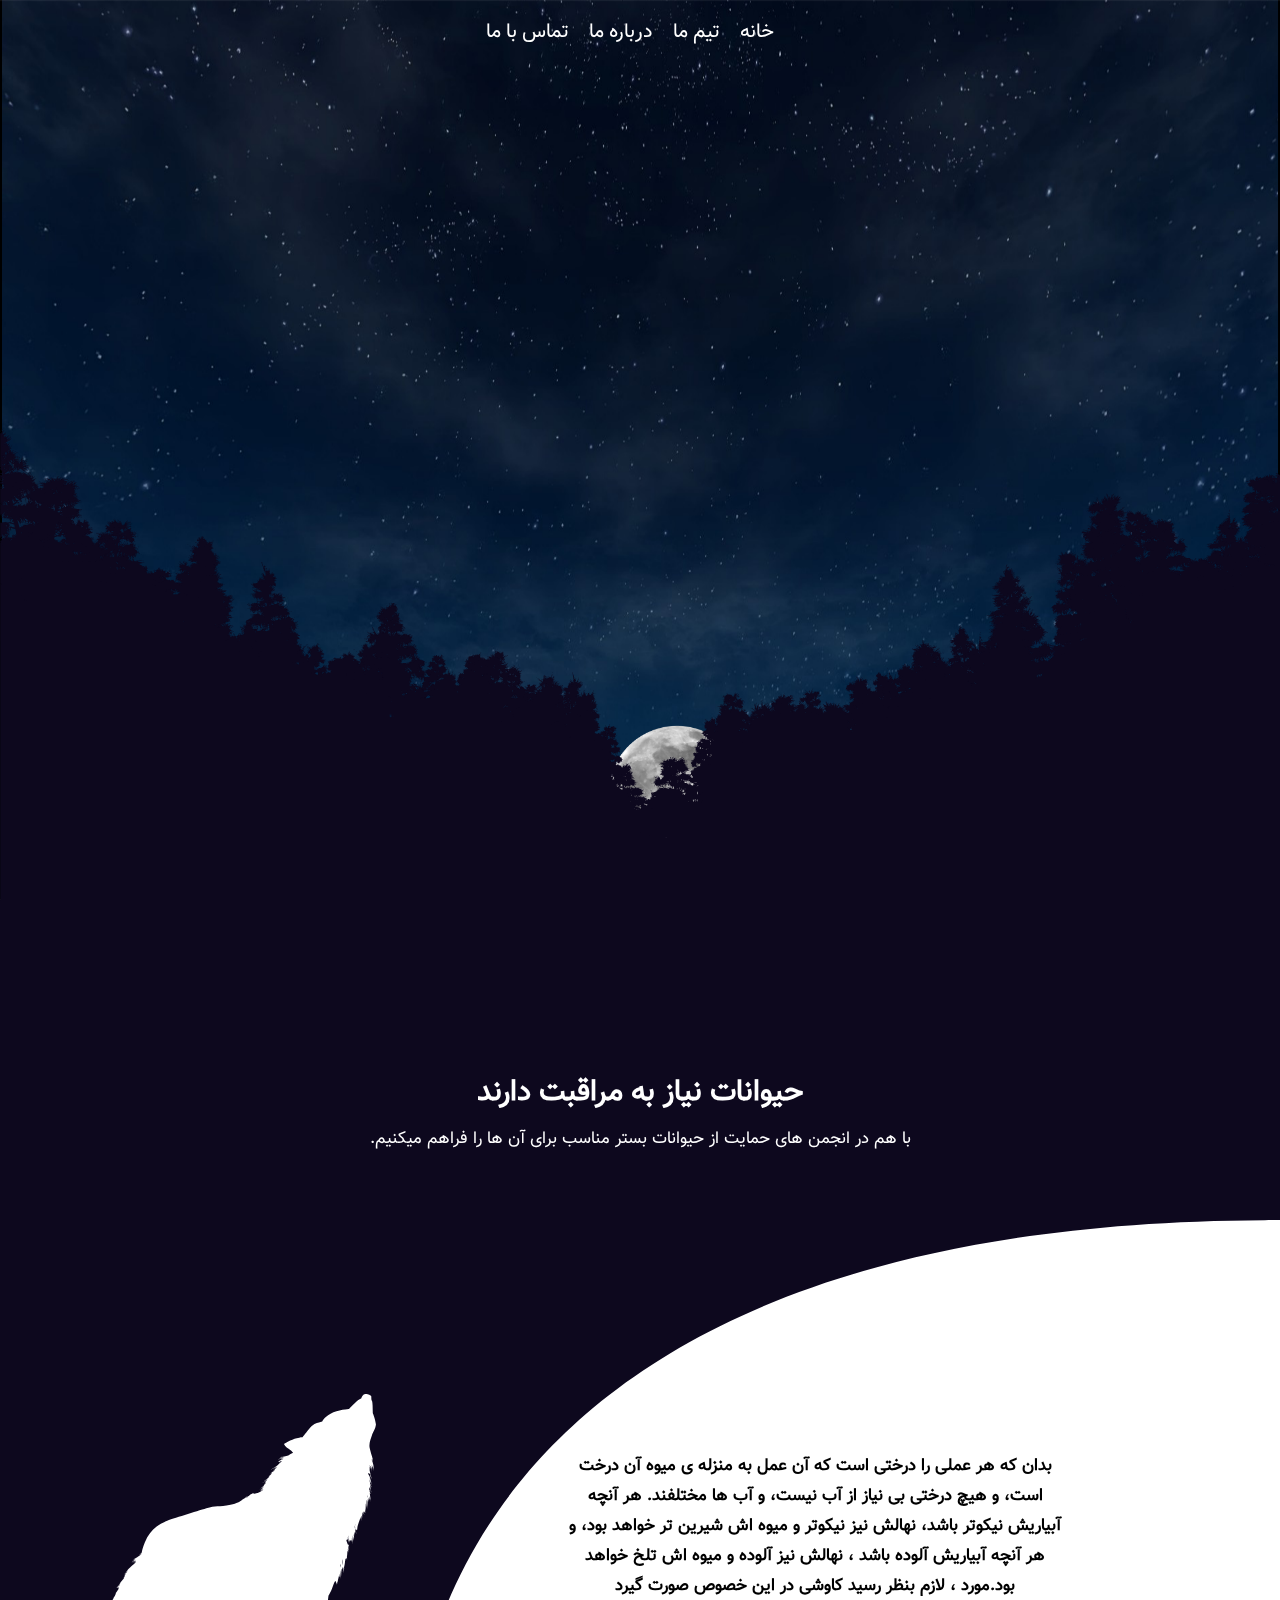
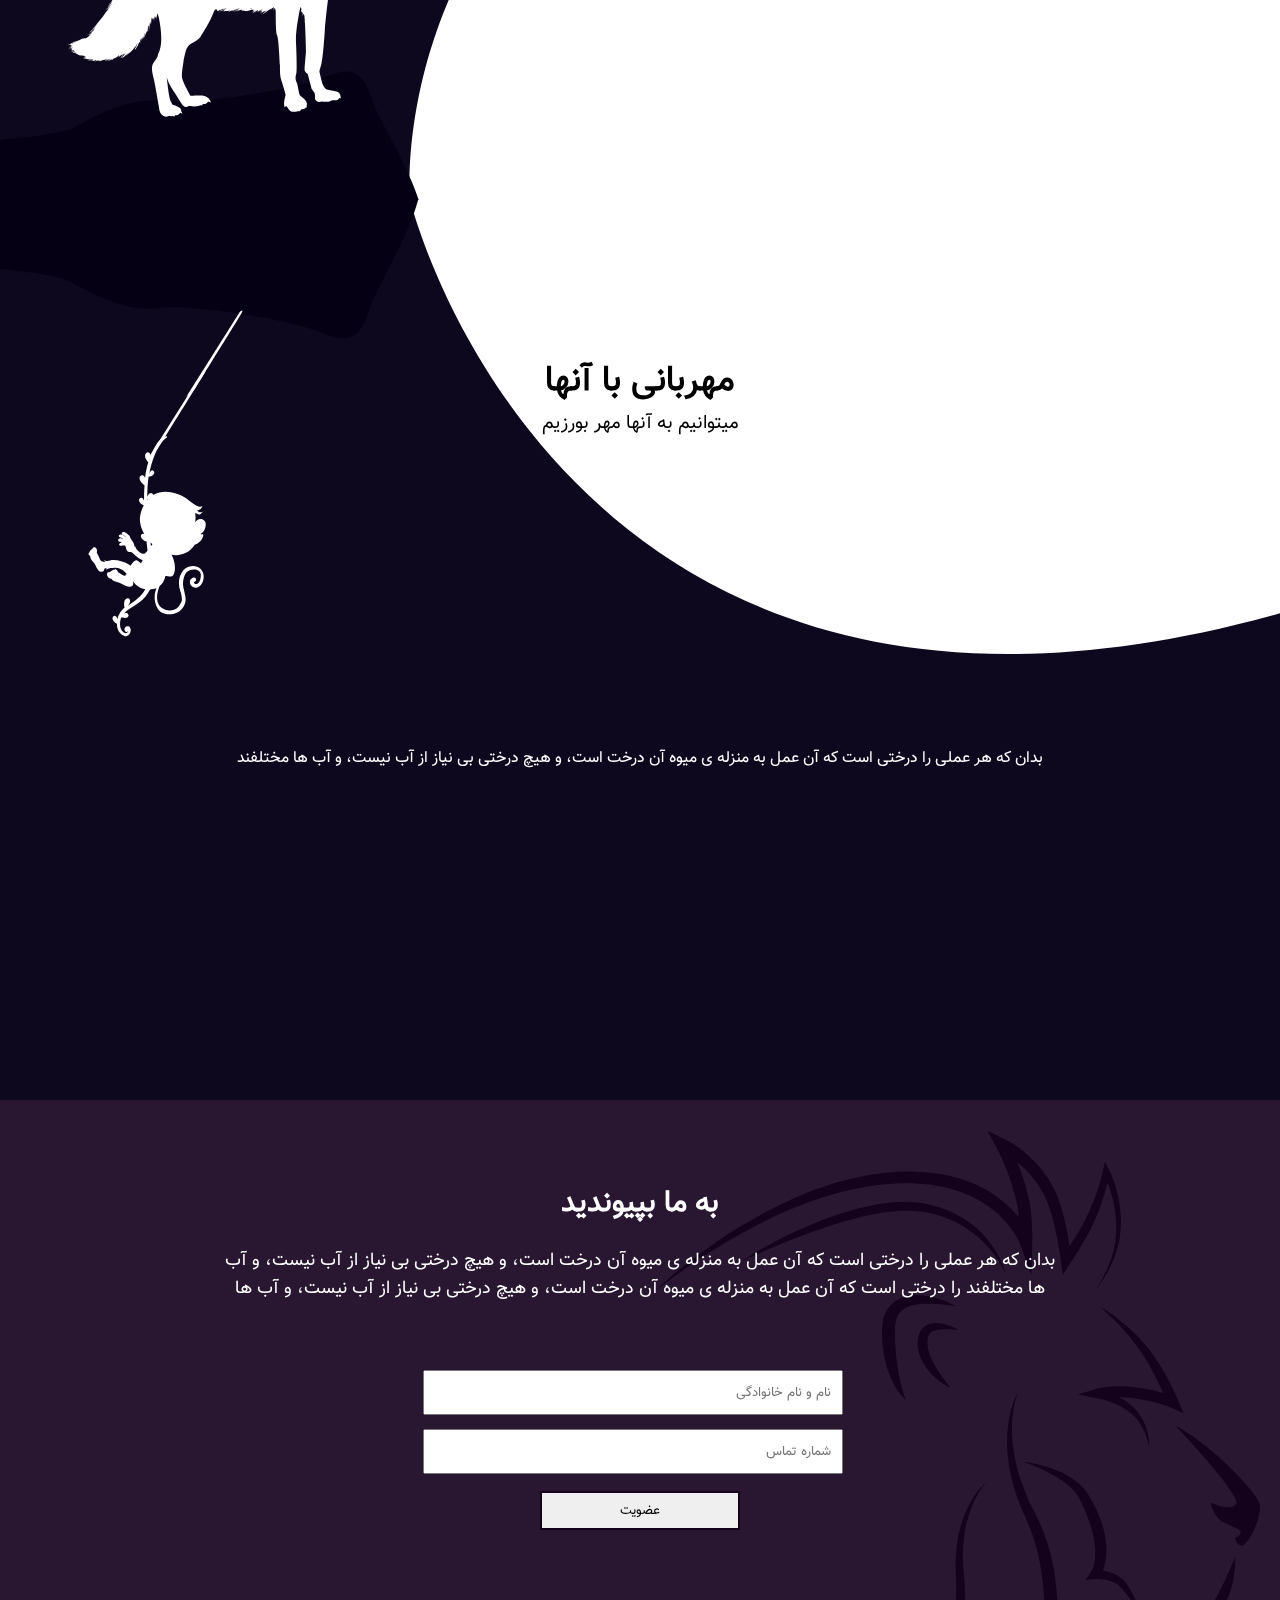
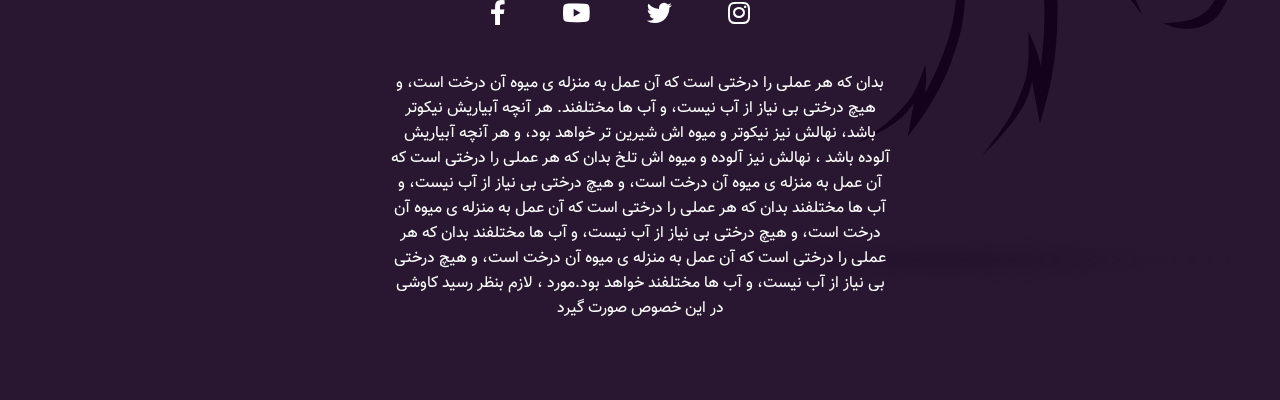
<file: index.html>
<!DOCTYPE html>
<html lang="en">

<head>
    <meta charset="UTF-8">
    <meta name="viewport" content="width=device-width, user-scalable=no, initial-scale=1.0, maximum-scale=1.0, minimum-scale=1.0">
    <meta http-equiv="X-UA-Compatible" content="ie=edge">
    <title> انجمن حمایت از حیوانات </title>
    <link rel="stylesheet" href="styles/grid.css">
    <link rel="stylesheet" href="styles/all.css">
    <link rel="stylesheet" href="styles/fonts.css">
    <link rel="stylesheet" href="styles/custom.css">
    <link rel="stylesheet" href="styles/app.css">
    <link rel="stylesheet" href="styles/responsive.css">
</head>

<body>
    <!--start header-->
    <header class="header">
        <nav class="nav">
            <ul>
                <li><a href="#">خانه</a></li>
                <li><a href="#">تیم ما</a></li>
                <li><a href="#">درباره ما</a></li>
                <li><a href="#">تماس با ما</a></li>
            </ul>
        </nav>
        <img src="images/sky.png" alt="" class="sky rellax" data-rellax-speed="3">
        <img src="images/mooni.png" alt="" class="moon rellax" data-rellax-speed="7">
        <img src="images/for.svg" alt="" class="for">
    </header>
    <!--end header-->
    <!--start main-->
    <main class="main">
        <!--start section one-->
        <section class="wolf">
            <div class="wolf-text">
                <h1>حیوانات نیاز به مراقبت دارند</h1>
                <p>با هم در انجمن های حمایت از حیوانات بستر مناسب برای آن ها را فراهم میکنیم.</p>
            </div>
            <div class="wolf-content">
                <div class="container">
                    <p>
                        بدان که هر عملی را درختی است که آن عمل به منزله ی میوه آن درخت است، و هیچ درختی بی نیاز از آب نیست، و آب ها مختلفند. هر آنچه آبیاریش نیکوتر باشد، نهالش نیز نیکوتر و میوه اش شیرین تر خواهد بود، و هر آنچه آبیاریش آلوده باشد ، نهالش نیز آلوده و میوه اش تلخ
                        خواهد بود.مورد ، لازم بنظر رسید کاوشی در این خصوص صورت گیرد
                    </p>
                </div>
            </div>
        </section>
        <!--end section one-->
        <!--start section two-->
        <section class="monkey">
            <div class="container">
                <div class="monkey-title">
                    <h1>مهربانی با آنها</h1>
                    <p>میتوانیم به آنها مهر بورزیم</p>
                </div>
            </div>
            <div class="monkey-content">
                <div class="container">
                    <p>بدان که هر عملی را درختی است که آن عمل به منزله ی میوه آن درخت است، و هیچ درختی بی نیاز از آب نیست، و آب ها مختلفند</p>
                </div>
            </div>
        </section>
        <!--end section two-->
    </main>
    <!--end main-->
    <!--start footer-->
    <footer class="footer">
        <div class="overlay">
            <div class="container">
                <div class="footer-title">
                    <h1>به ما بپیوندید</h1>
                    <p> بدان که هر عملی را درختی است که آن عمل به منزله ی میوه آن درخت است، و هیچ درختی بی نیاز از آب نیست، و آب ها مختلفند را درختی است که آن عمل به منزله ی میوه آن درخت است، و هیچ درختی بی نیاز از آب نیست، و آب ها </p>
                </div>
                <form action="">
                    <input type="text" placeholder="نام و نام خانوادگی">
                    <input type="text" placeholder="شماره تماس">
                    <button>عضویت</button>
                </form>
                <div class="footer-social">
                    <ul>
                        <li><a href=""><i class="fab fa-instagram"></i></a></li>
                        <li><a href=""><i class="fab fa-twitter"></i></a></li>
                        <li><a href=""><i class="fab fa-youtube"></i></a></li>
                        <li><a href=""><i class="fab fa-facebook-f"></i></a></li>
                    </ul>
                </div>
                <div class="description">
                    <p>
                        بدان که هر عملی را درختی است که آن عمل به منزله ی میوه آن درخت است، و هیچ درختی بی نیاز از آب نیست، و آب ها مختلفند. هر آنچه آبیاریش نیکوتر باشد، نهالش نیز نیکوتر و میوه اش شیرین تر خواهد بود، و هر آنچه آبیاریش آلوده باشد ، نهالش نیز آلوده و میوه اش تلخ
                        بدان که هر عملی را درختی است که آن عمل به منزله ی میوه آن درخت است، و هیچ درختی بی نیاز از آب نیست، و آب ها مختلفند بدان که هر عملی را درختی است که آن عمل به منزله ی میوه آن درخت است، و هیچ درختی بی نیاز از آب نیست، و آب ها مختلفند
                        بدان که هر عملی را درختی است که آن عمل به منزله ی میوه آن درخت است، و هیچ درختی بی نیاز از آب نیست، و آب ها مختلفند خواهد بود.مورد ، لازم بنظر رسید کاوشی در این خصوص صورت گیرد
                    </p>
                </div>
            </div>
        </div>

    </footer>
    <!--end footer-->
    <!--script-->

    <script src="scripts/rellax.min.js"></script>
    <script src="scripts/app.js"></script>

</body>

</html>
</file>
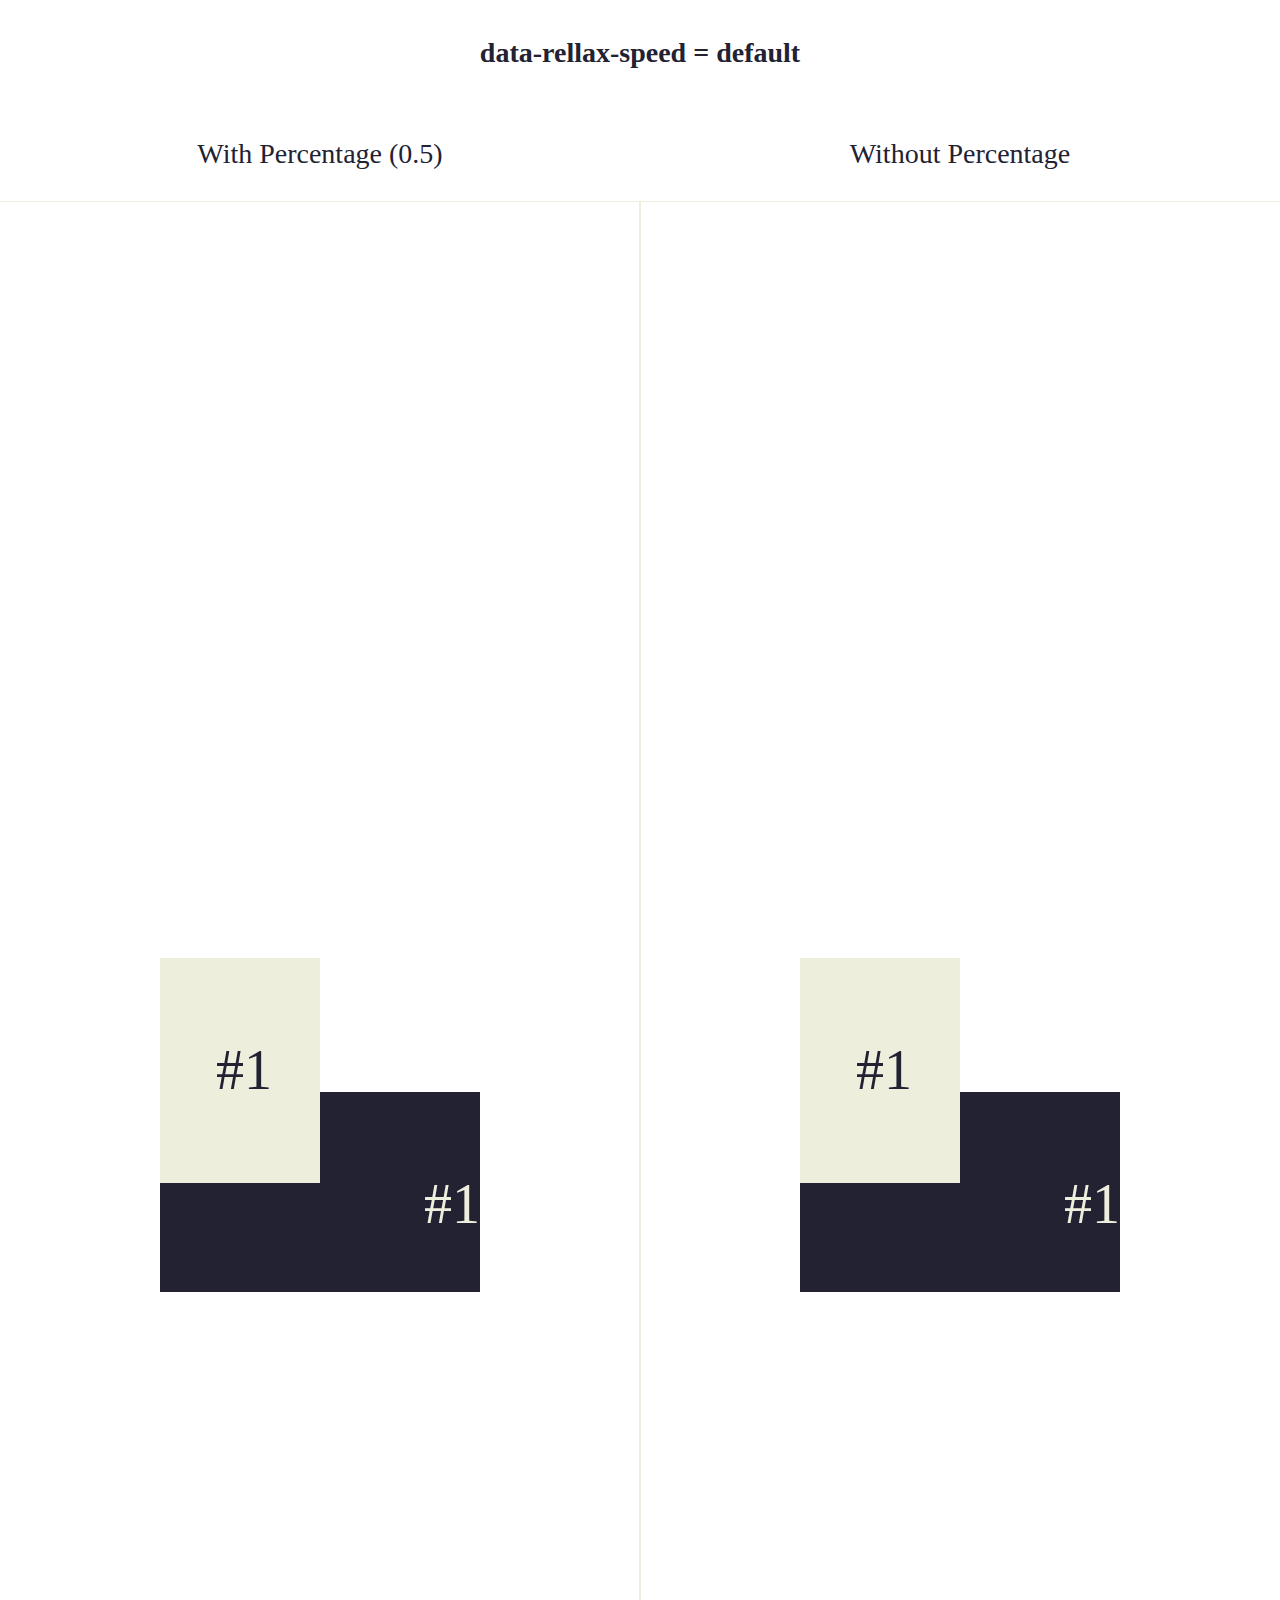
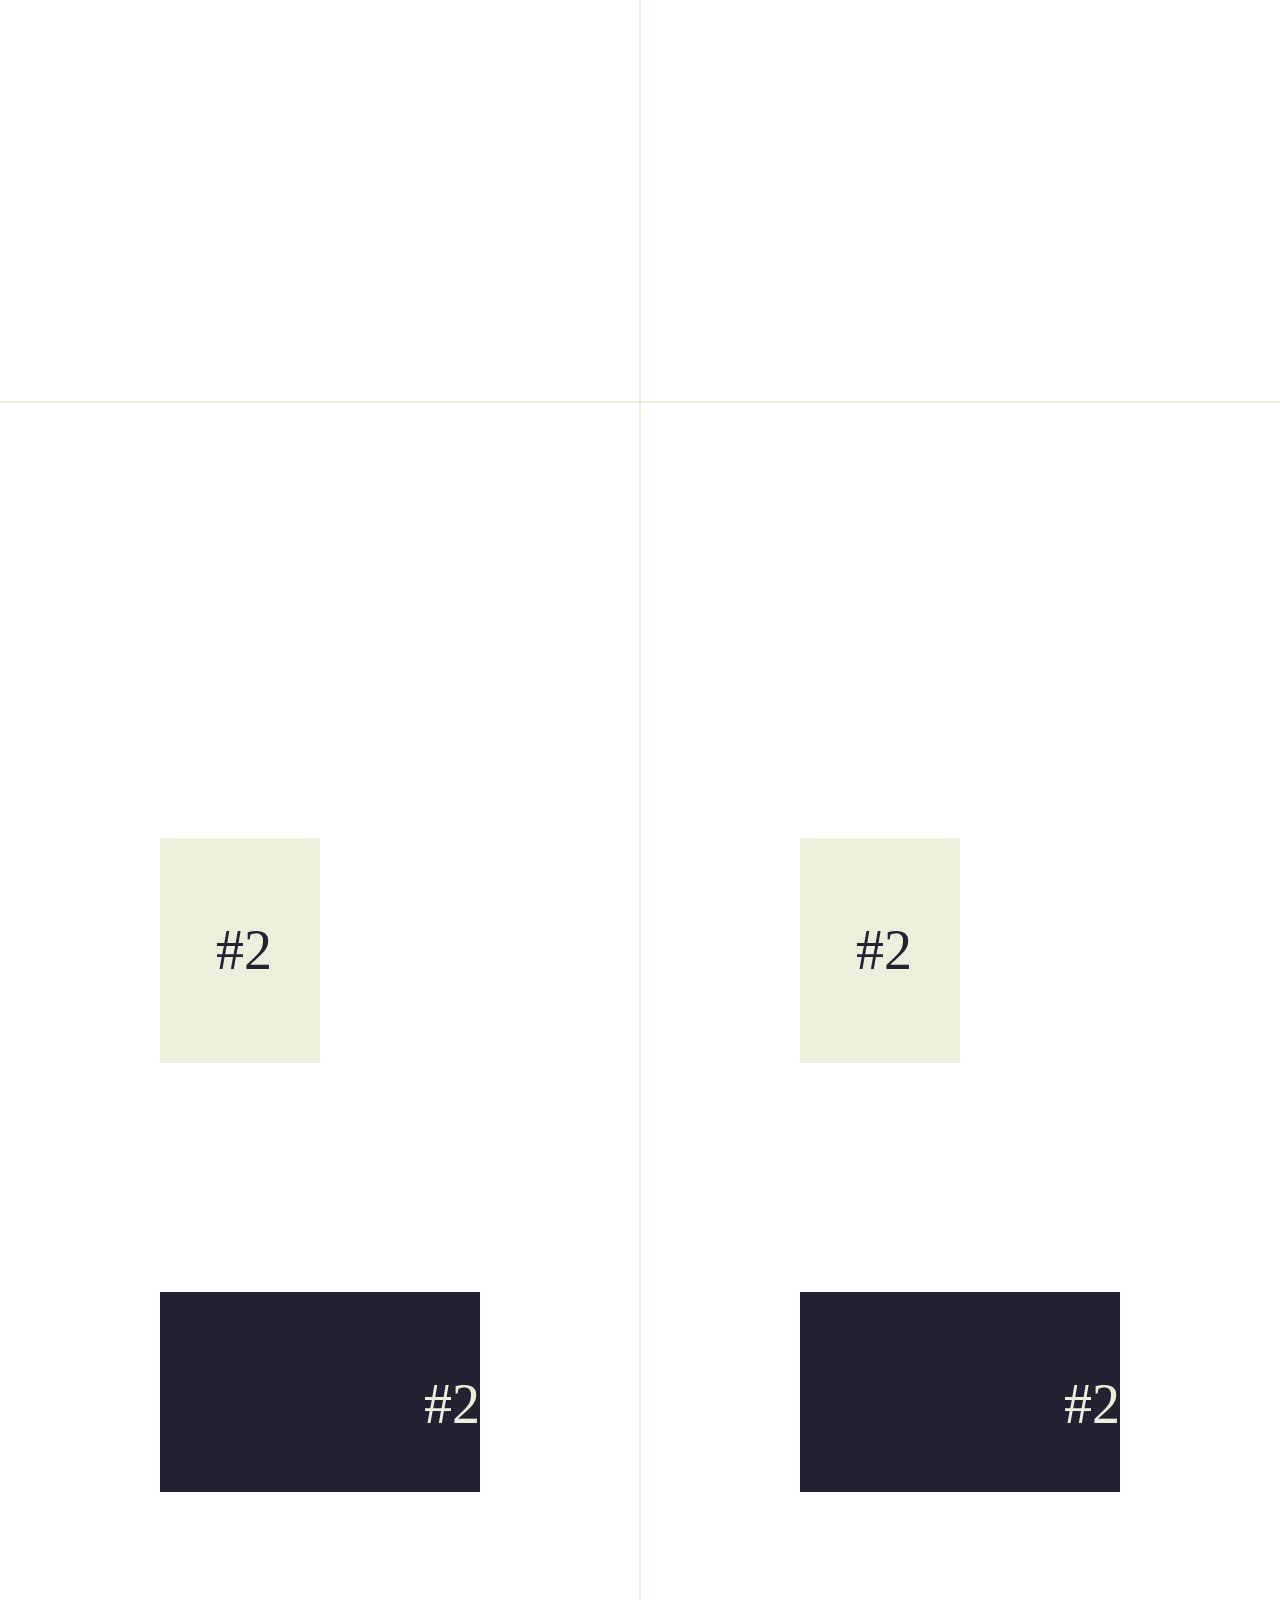
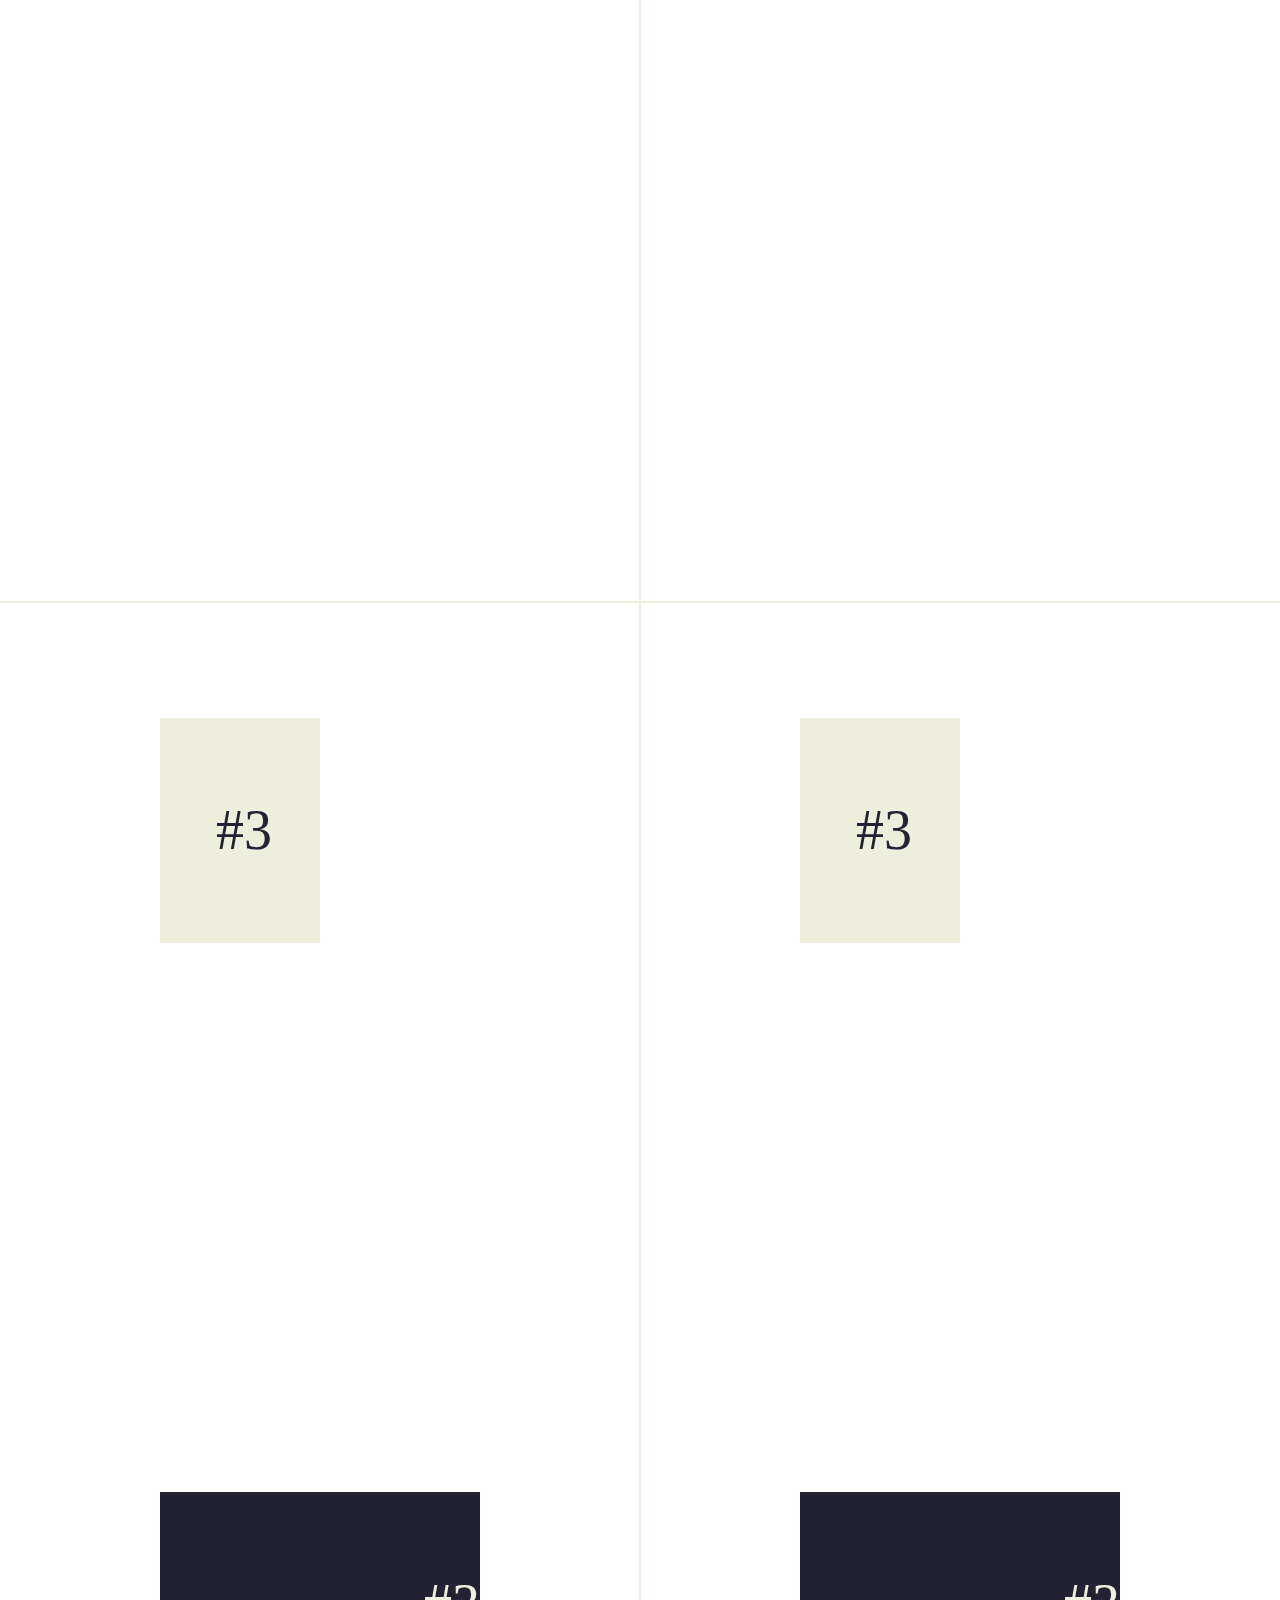
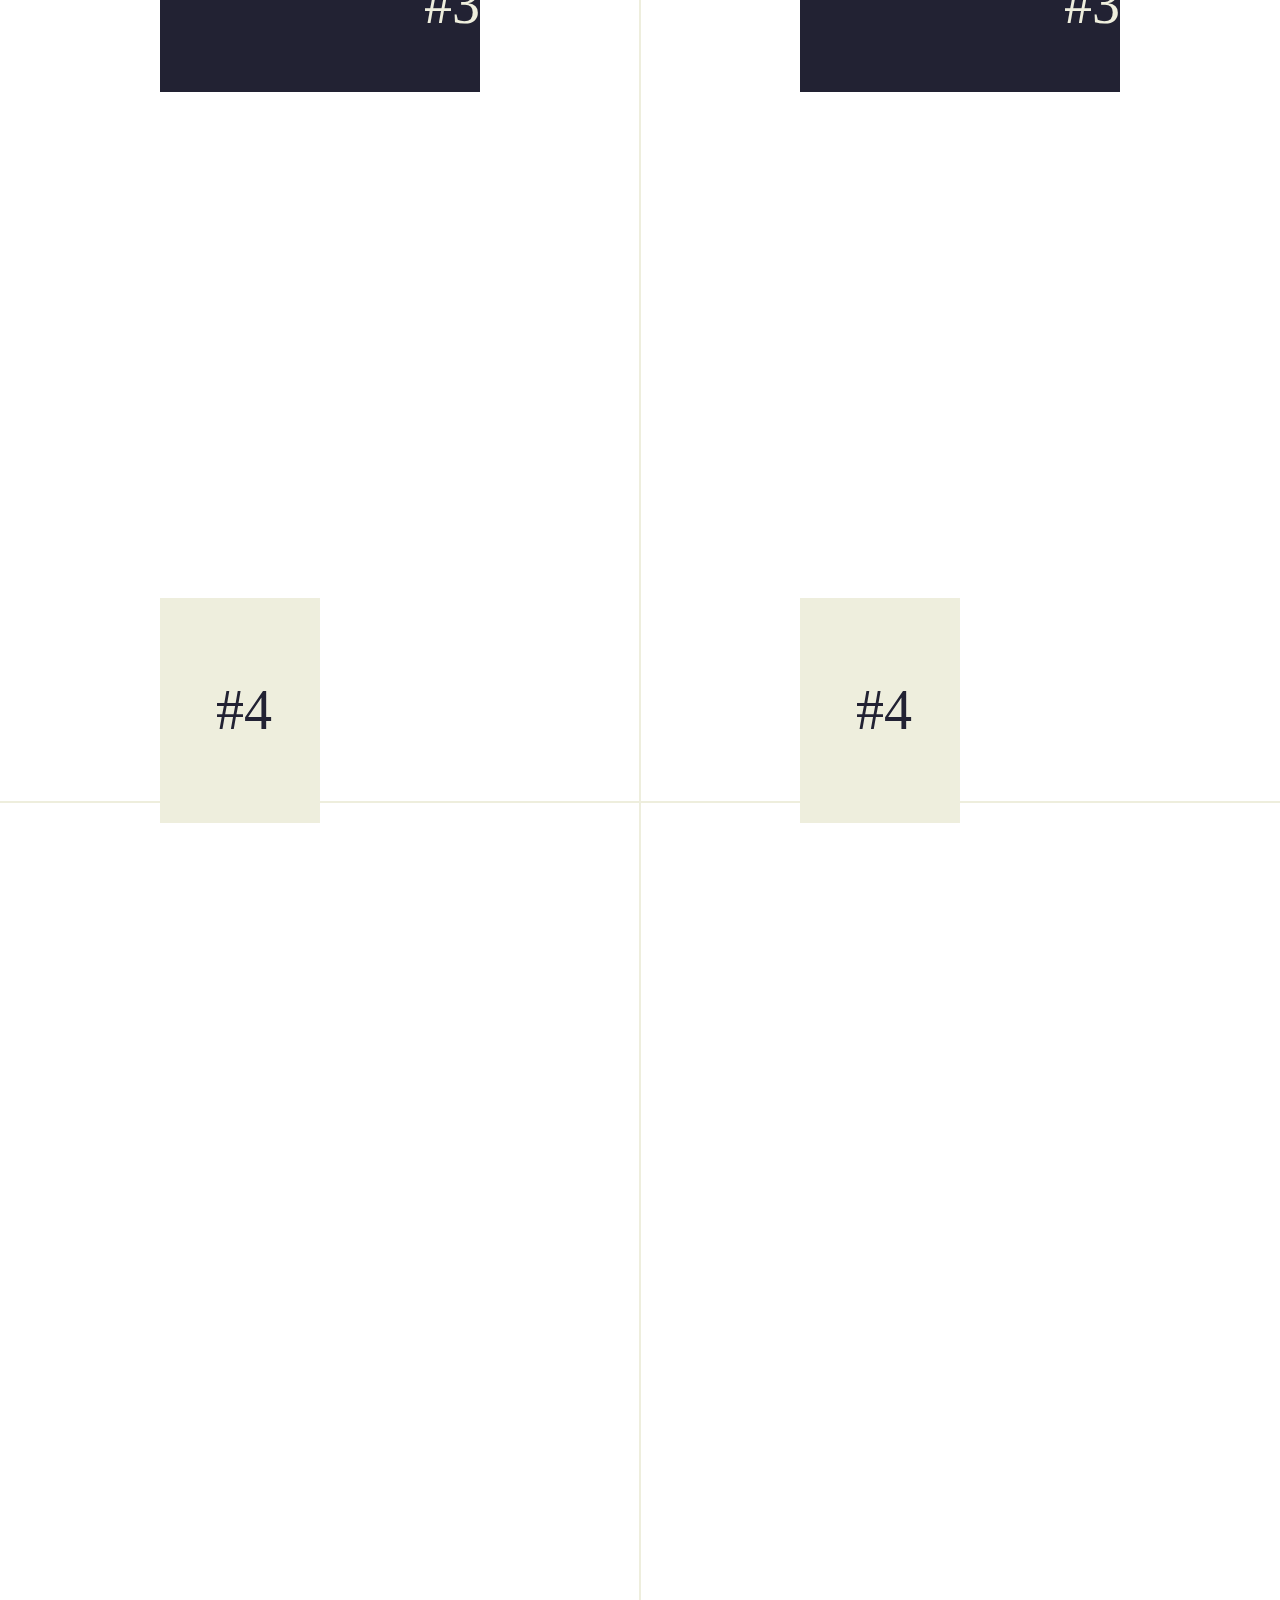
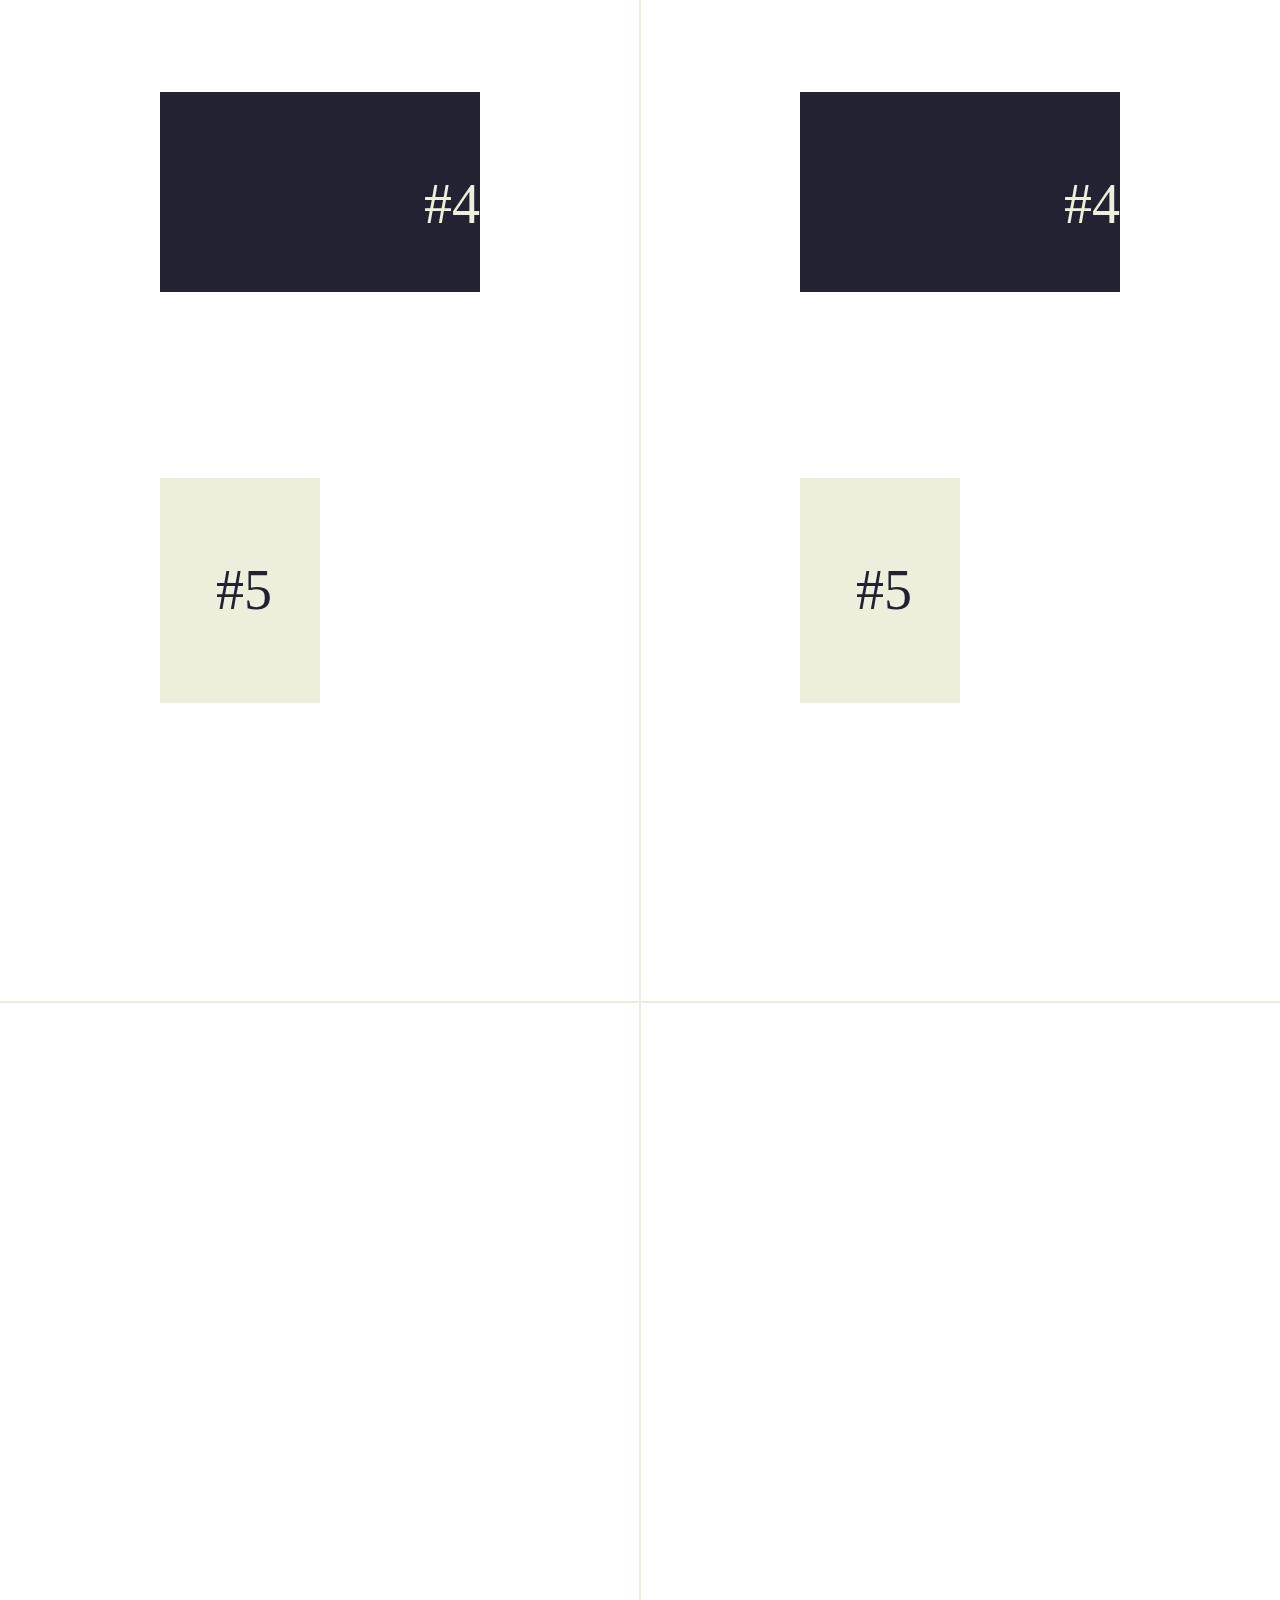
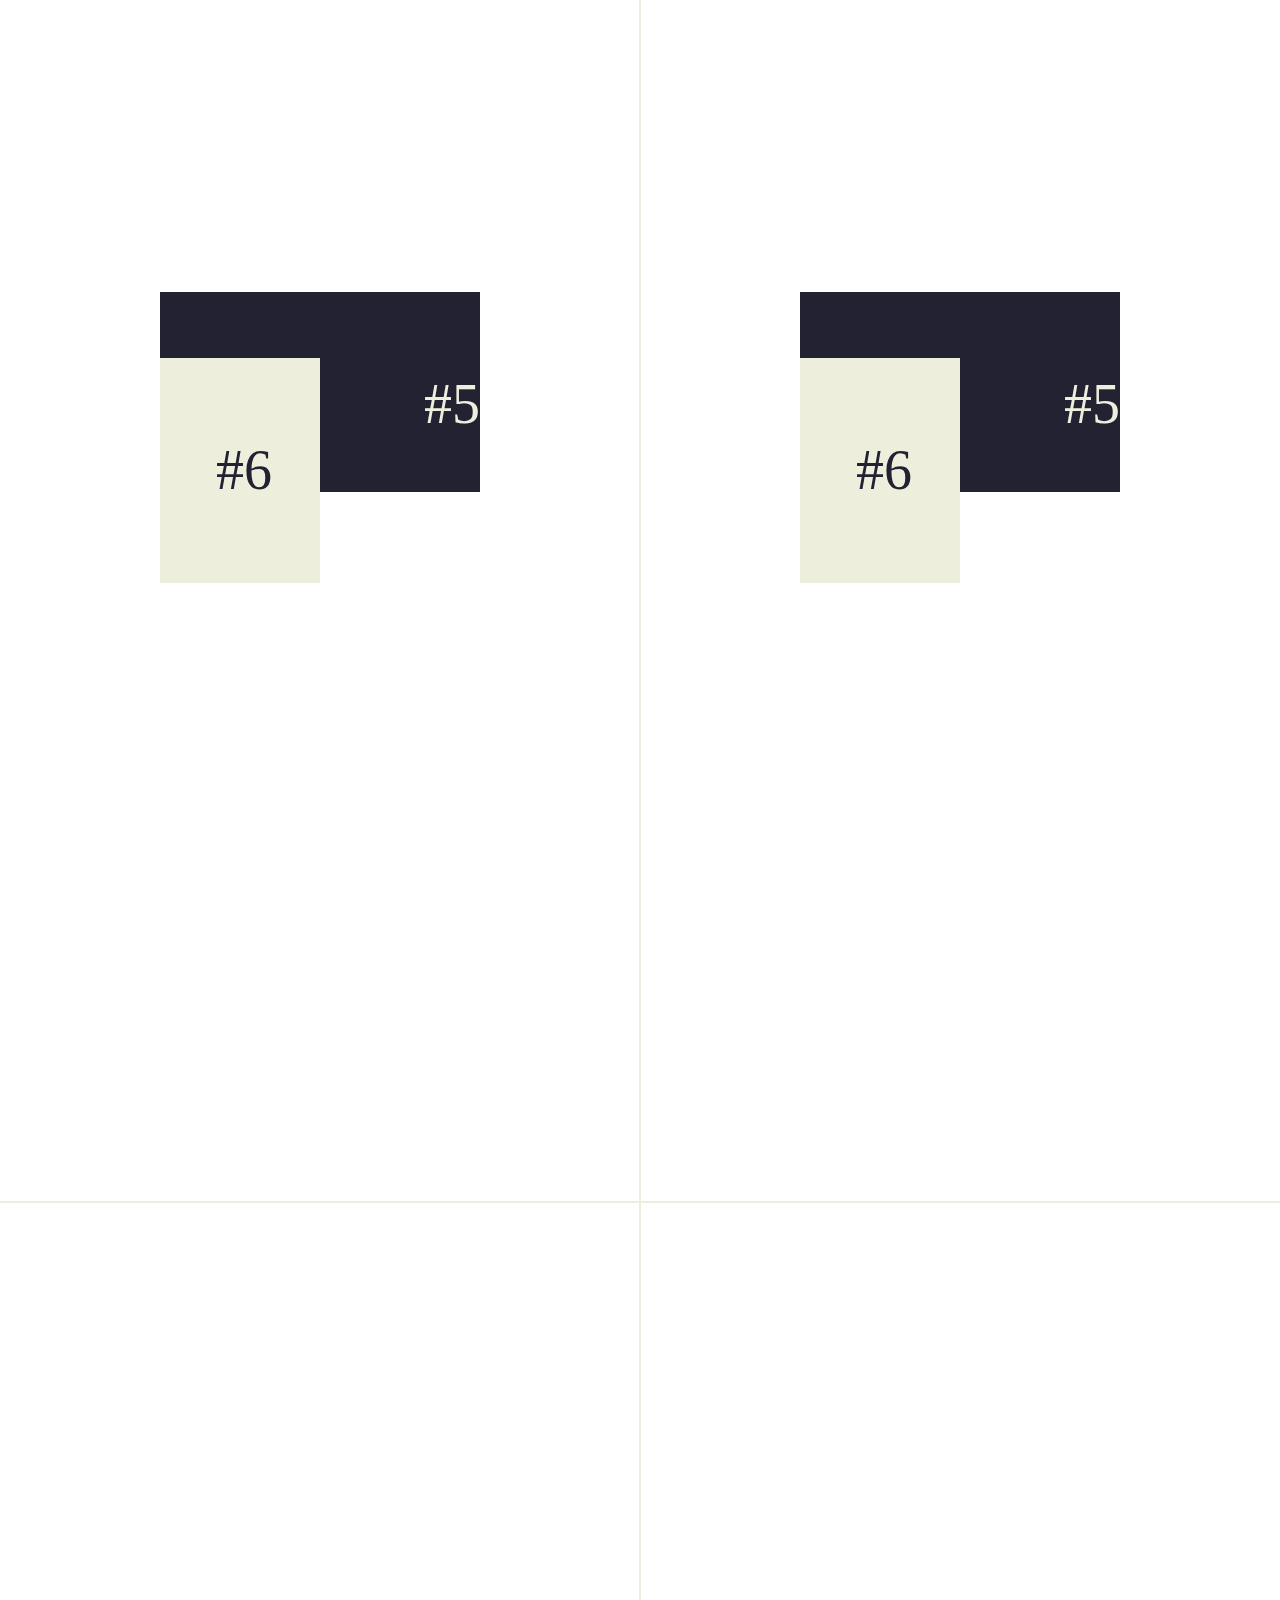
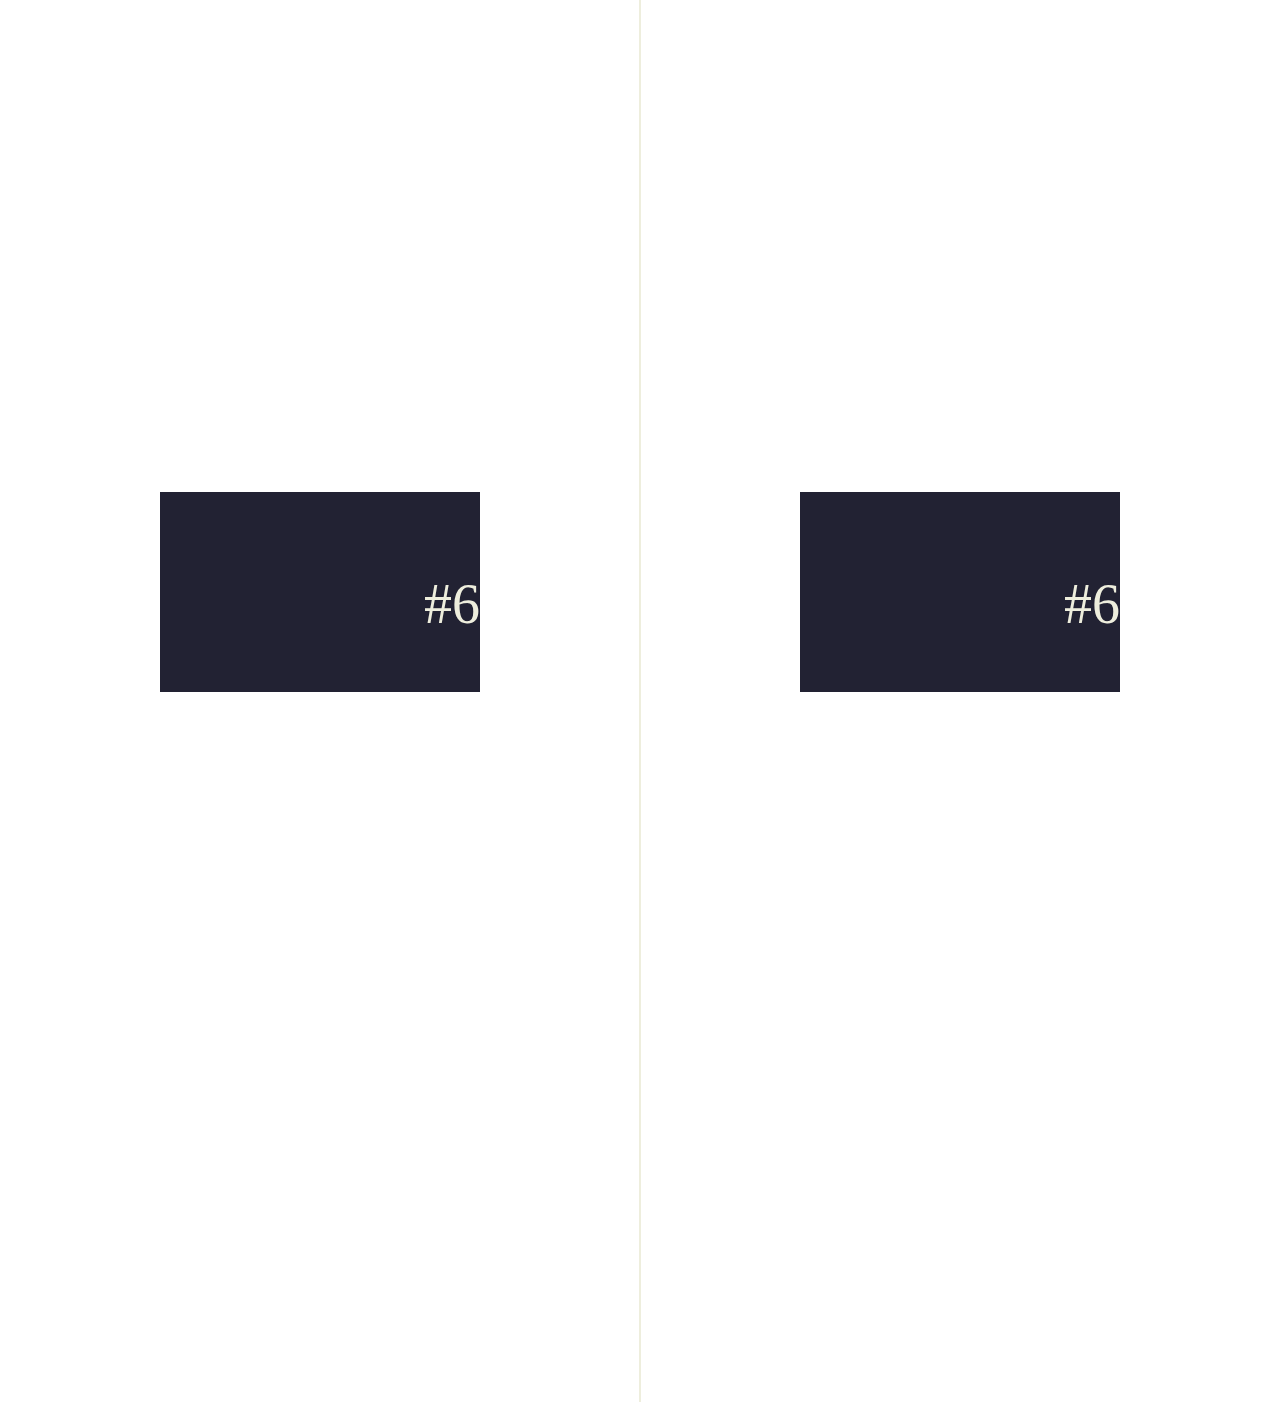
<file: rellax-master/rellax-master/tests/center.html>
<!DOCTYPE html>
<html lang="en">
<head>
	<meta charset="UTF-8">
	<meta name="viewport" content="width=device-width, initial-scale=1.0">
	<meta http-equiv="X-UA-Compatible" content="IE=edge">
	<title></title>
	<style>
		html, body{
			color: #223;
			font-size: 21pt;
			margin: 0; padding: 0;
		}
		nav{
			font-size: 21pt;
			line-height: 1.5em;
			position: fixed;
			bottom: 0; left: 0;
		}
		nav a{ color: inherit; }

		.col{
			text-align: center;
			width: 50%;
			float: left;
			box-sizing: border-box;
		}

		h4{ text-align: center;}

		.container{
			display: flex;
			align-items: center;
			outline: 1px solid #eed;
			font-size: 42pt;
			/*padding: 37.5vh 12.5vw;*/
			padding: 0 12.5vw;
			height: 200vh;
		}
		.block{
			background: #223;
			color: #eed;
			line-height: 25vh;
			text-align: right;
			/*padding: 0 42pt;*/
			margin-top: 20vh;
			height: 200px;
			width: 400px;
			position: relative;
		}
		span{
			background: #eed;
			color: #223;
			line-height: 25vh;
			text-align: left;
			padding: 0 42pt;
			display: block;
			width: 50%;
			position: absolute;
			top: 0; left: 0;
			box-sizing: border-box;
		}
	</style>
</head>
<body>
	<h4>data-rellax-speed = default</h4>
	<section>
		<div class="col">
			<br>With Percentage (0.5) <br><br>
			<div id="21" class="container"><div class="block">#1<span class="rellax" data-rellax-percentage="0.5">#1</span></div></div>
			<div id="22" class="container"><div class="block">#2<span class="rellax" data-rellax-percentage="0.5">#2</span></div></div>
			<div id="23" class="container"><div class="block">#3<span class="rellax" data-rellax-percentage="0.5">#3</span></div></div>
			<div id="24" class="container"><div class="block">#4<span class="rellax" data-rellax-percentage="0.5" style="transition: transform 10s cubic-bezier(0,1,.5,1);">#4</span></div></div>
			<div id="25" class="container"><div class="block">#5<span class="rellax" data-rellax-percentage="0.5" style="transition: transform 10s cubic-bezier(0,1,.5,1);">#5</span></div></div>
			<div id="26" class="container"><div class="block">#6<span class="rellax" data-rellax-percentage="0.5" style="transition: transform 10s cubic-bezier(0,1,.5,1);">#6</span></div></div>
		</div>
		<div class="col">
			<br>Without Percentage <br><br>
			<div id="21" class="container"><div class="block">#1<span class="rellax" style="transition: transform 10s cubic-bezier(0,1,.5,1);">#1</span></div></div>
			<div id="22" class="container"><div class="block">#2<span class="rellax" style="transition: transform 10s cubic-bezier(0,1,.5,1);">#2</span></div></div>
			<div id="23" class="container"><div class="block">#3<span class="rellax" style="transition: transform 10s cubic-bezier(0,1,.5,1);">#3</span></div></div>
			<div id="24" class="container"><div class="block">#4<span class="rellax">#4</span></div></div>
			<div id="25" class="container"><div class="block">#5<span class="rellax">#5</span></div></div>
			<div id="26" class="container"><div class="block">#6<span class="rellax">#6</span></div></div>
		</div>
	</section>

	<!-- Scripts -->
	<script src="../rellax.js"></script>
	<script>
		var rellax = new Rellax('.rellax', {center: true});
	</script>
</body>
</html>
</file>
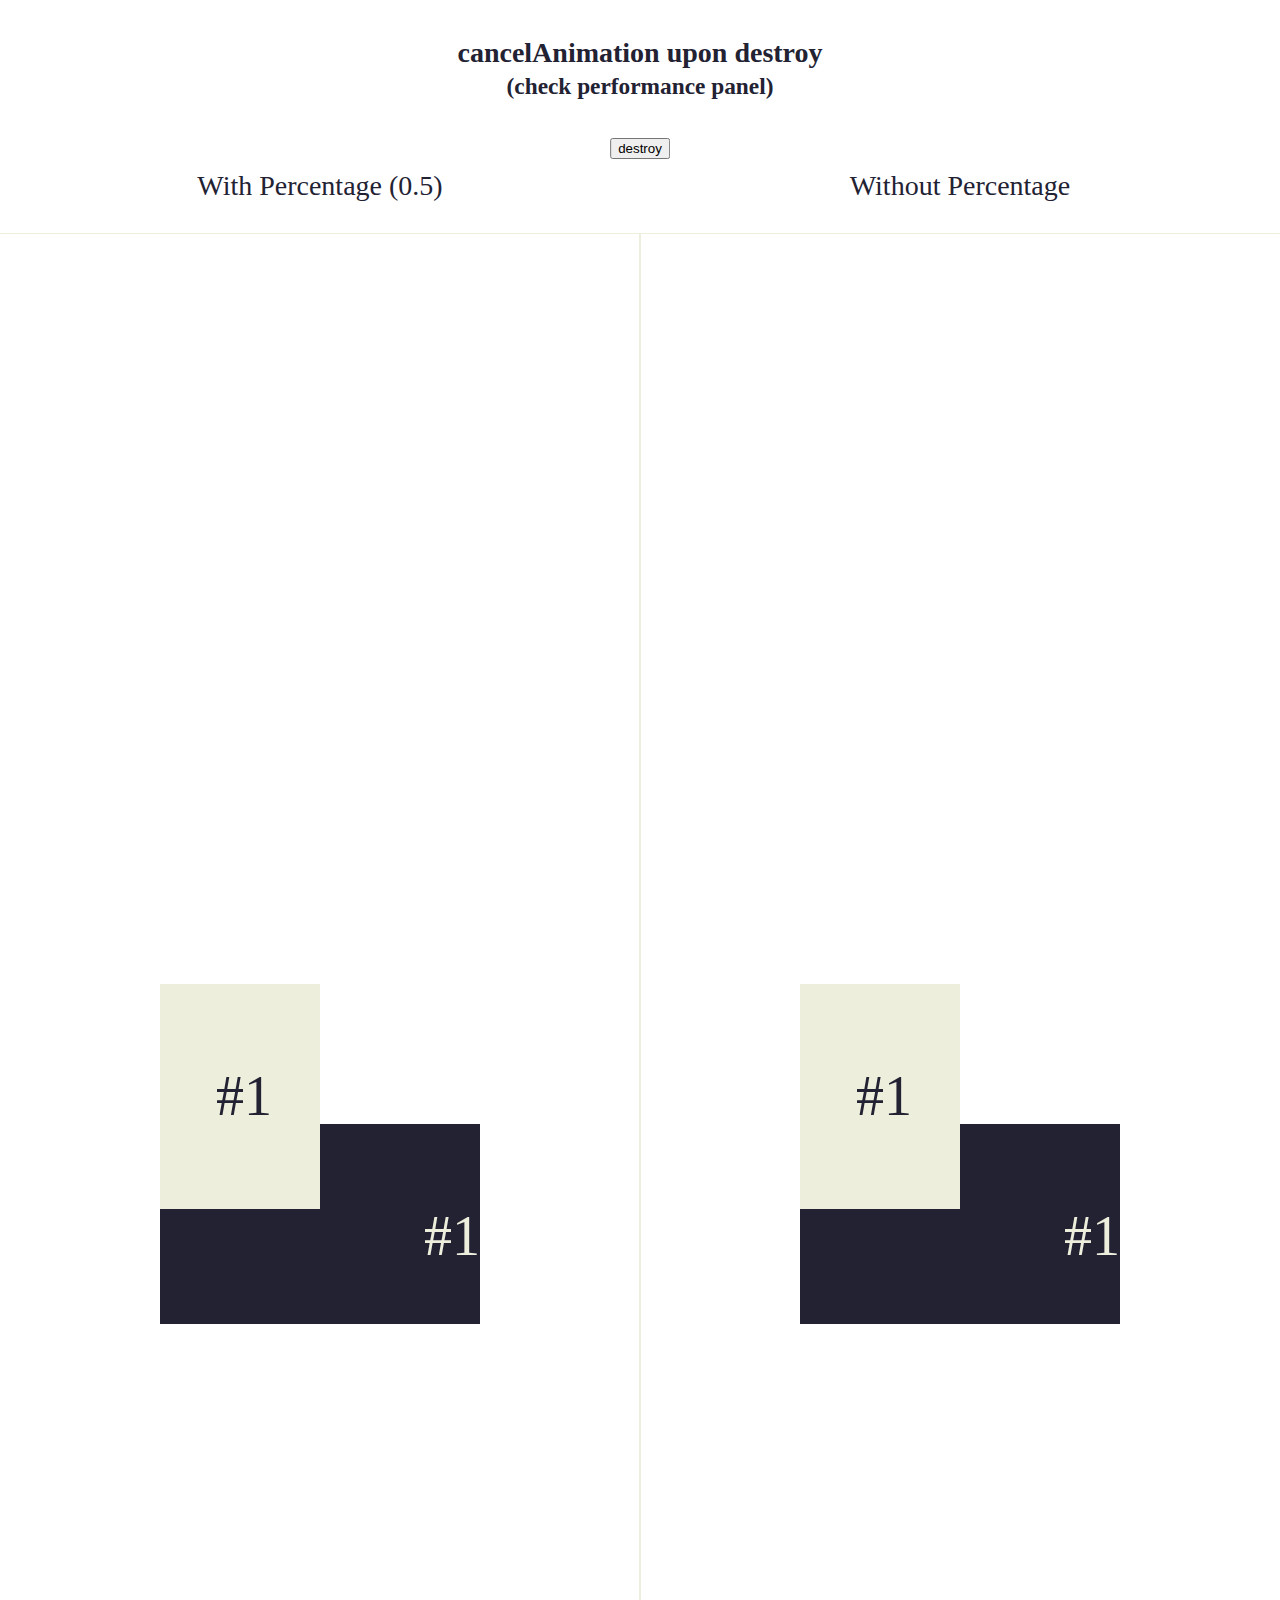
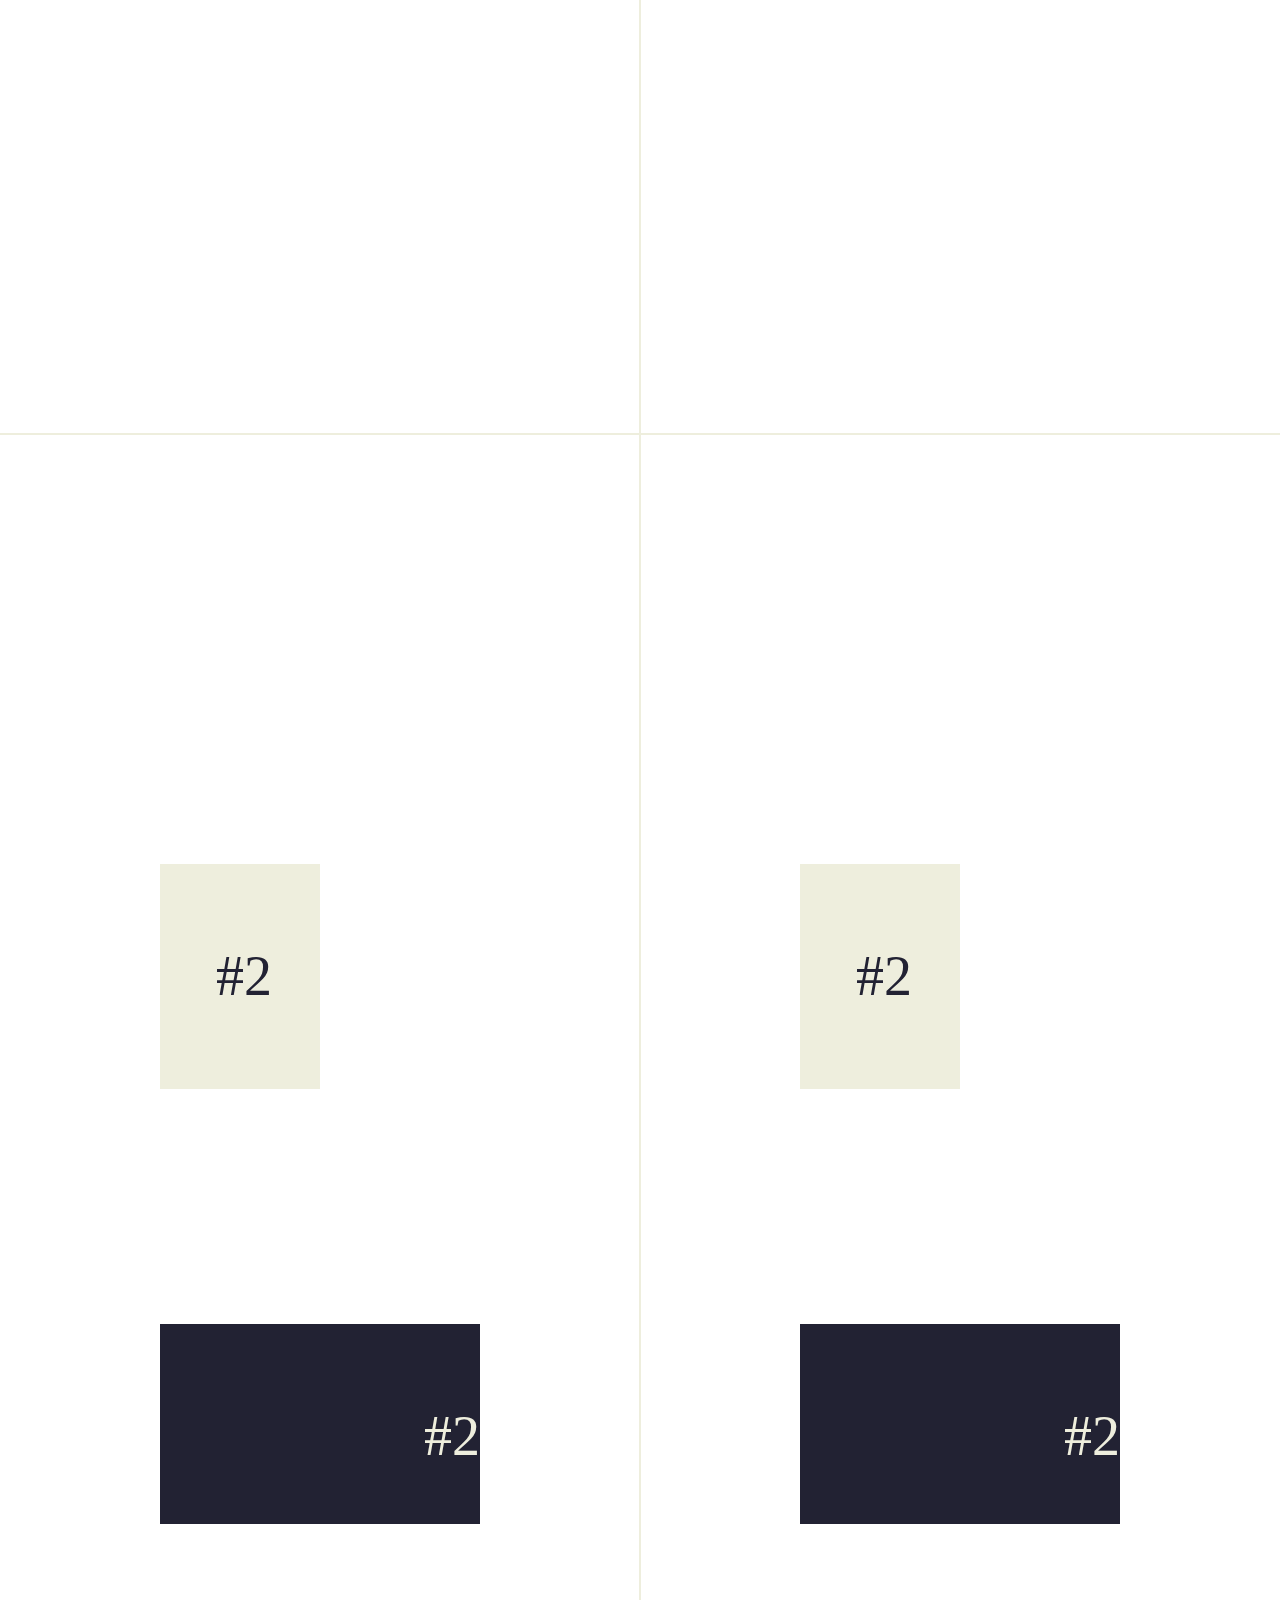
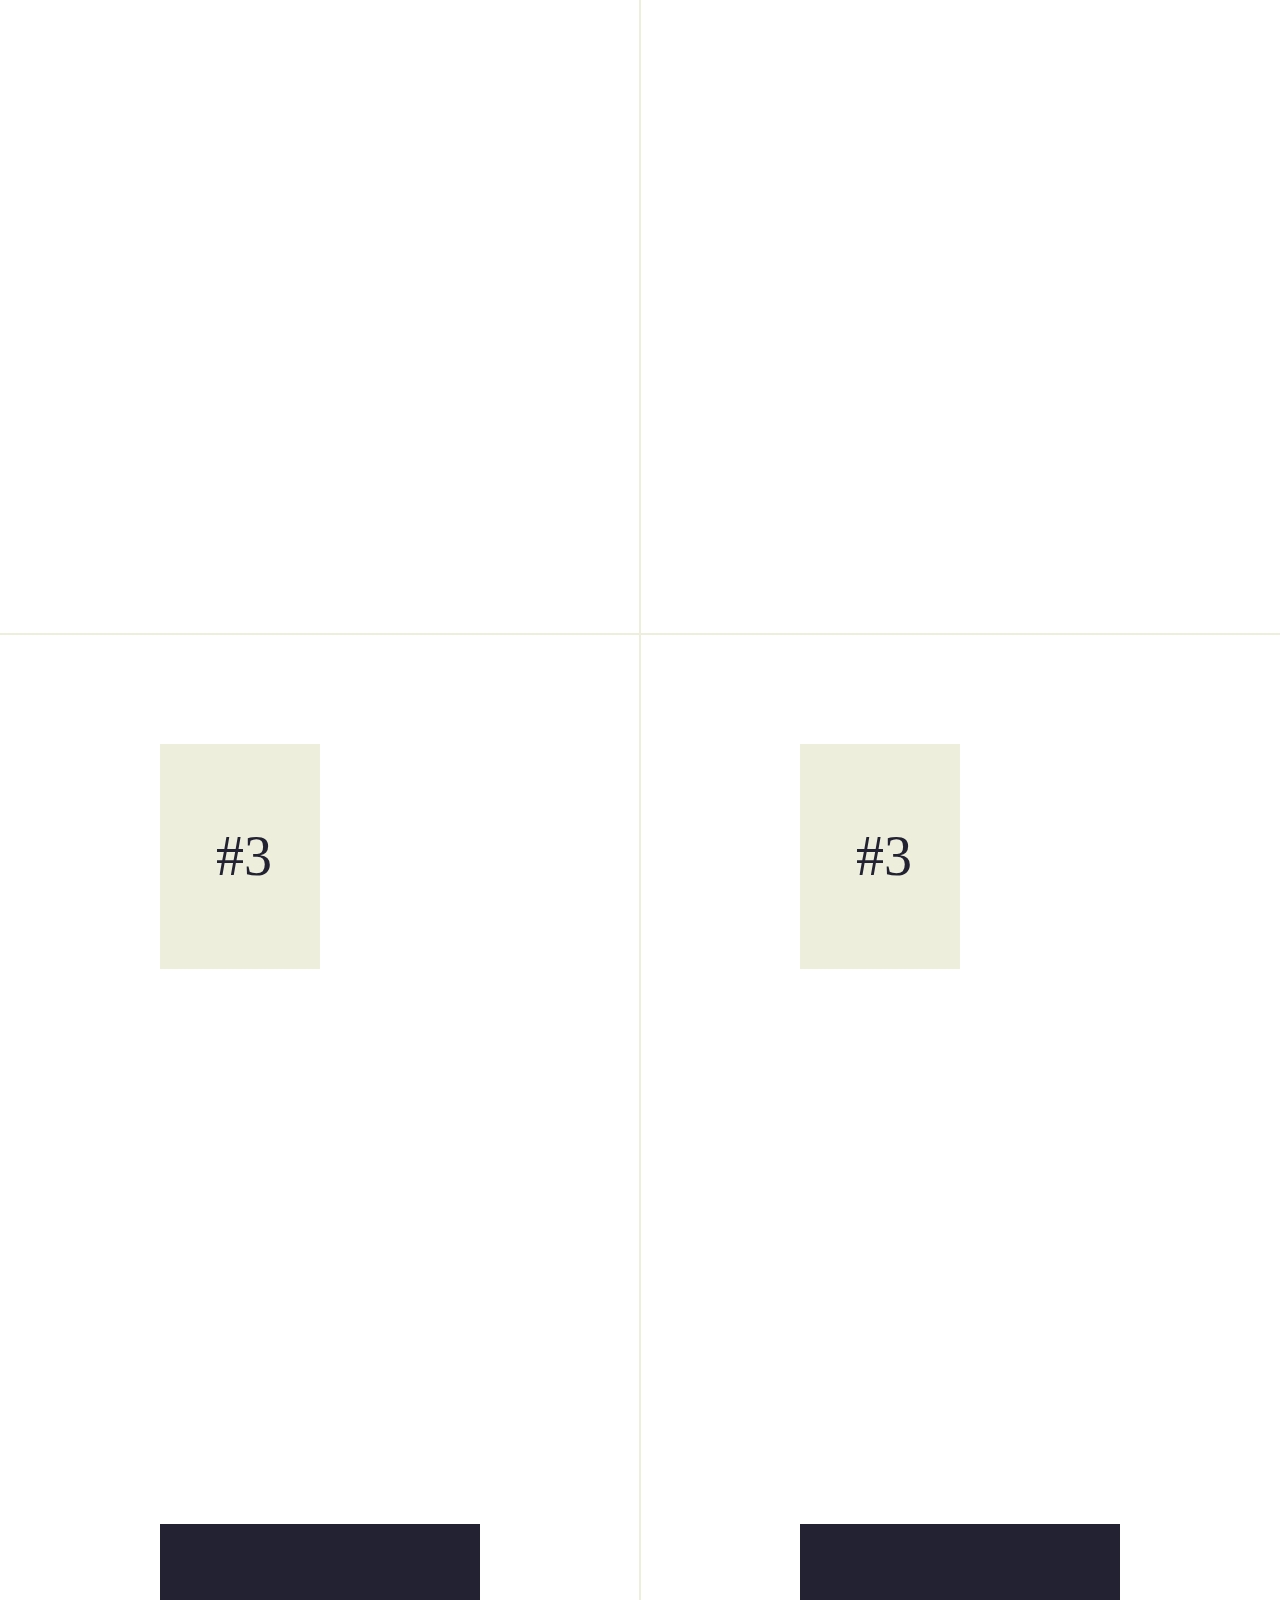
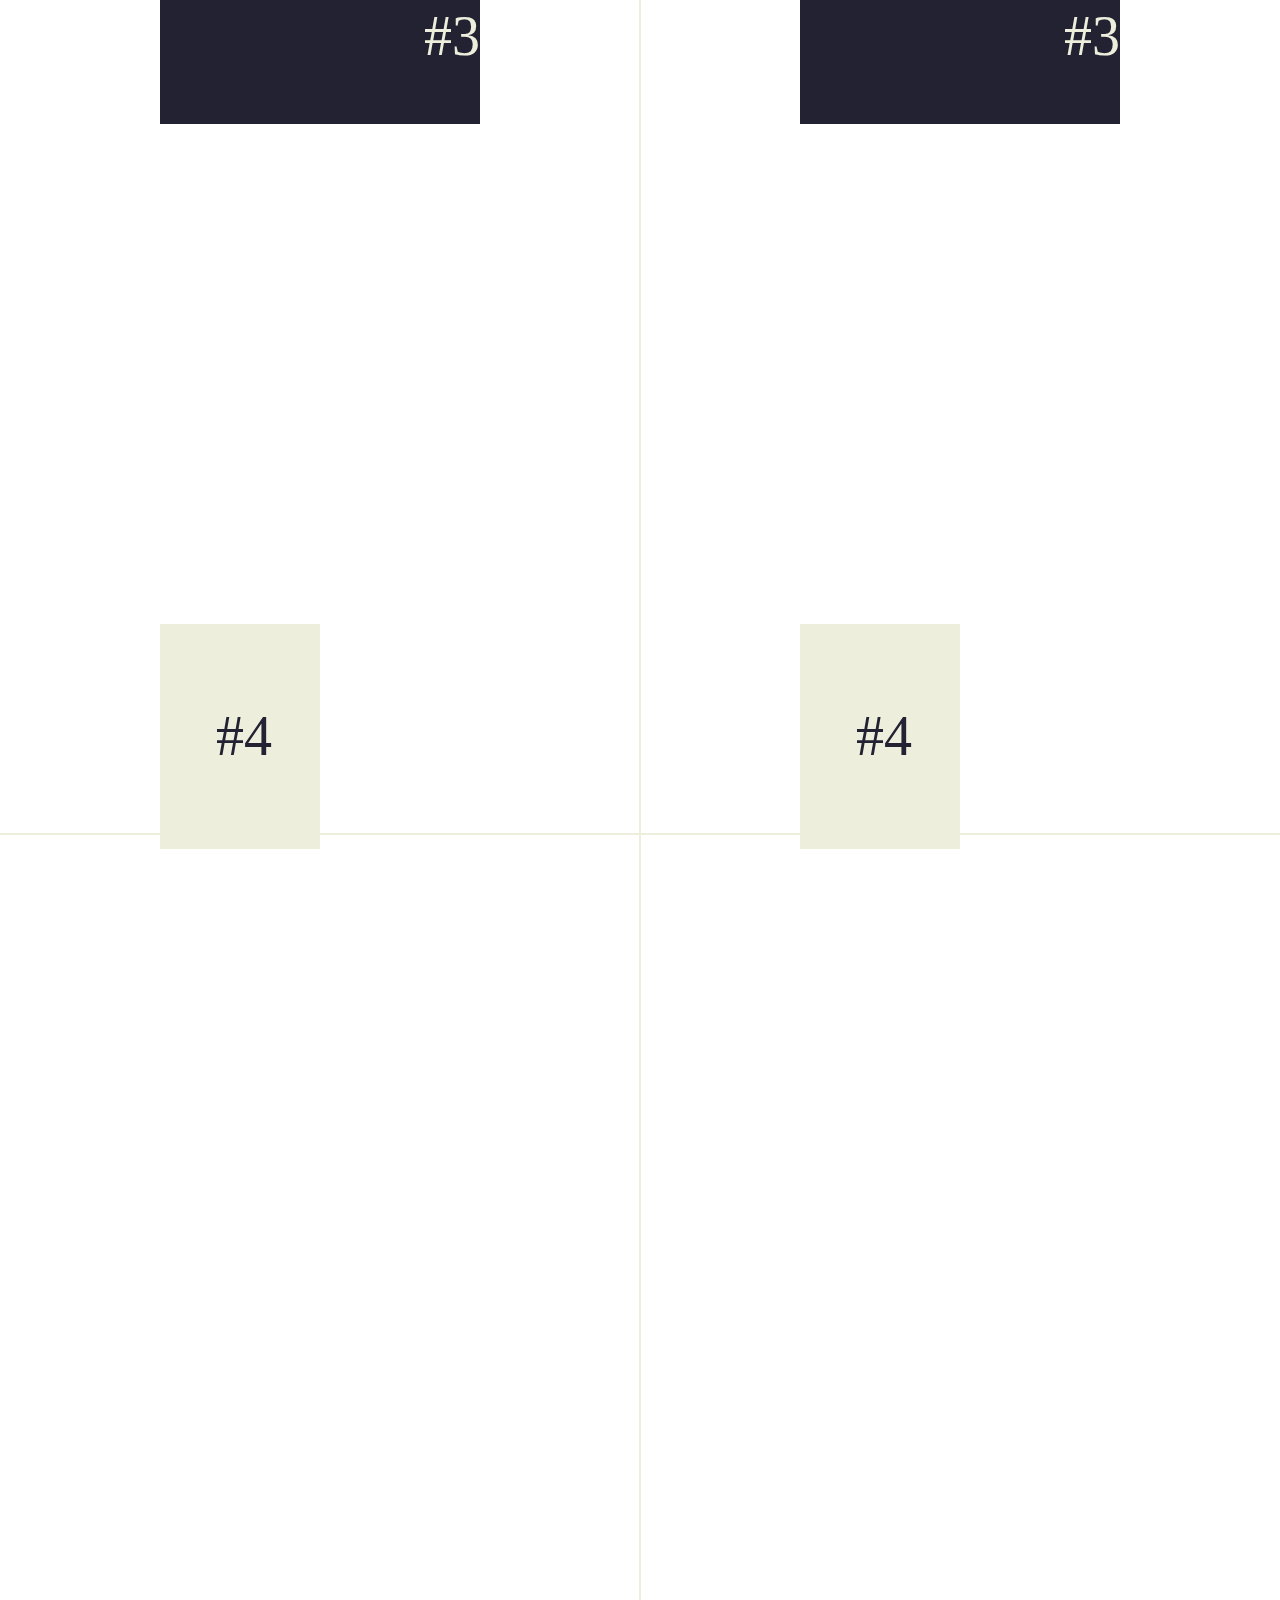
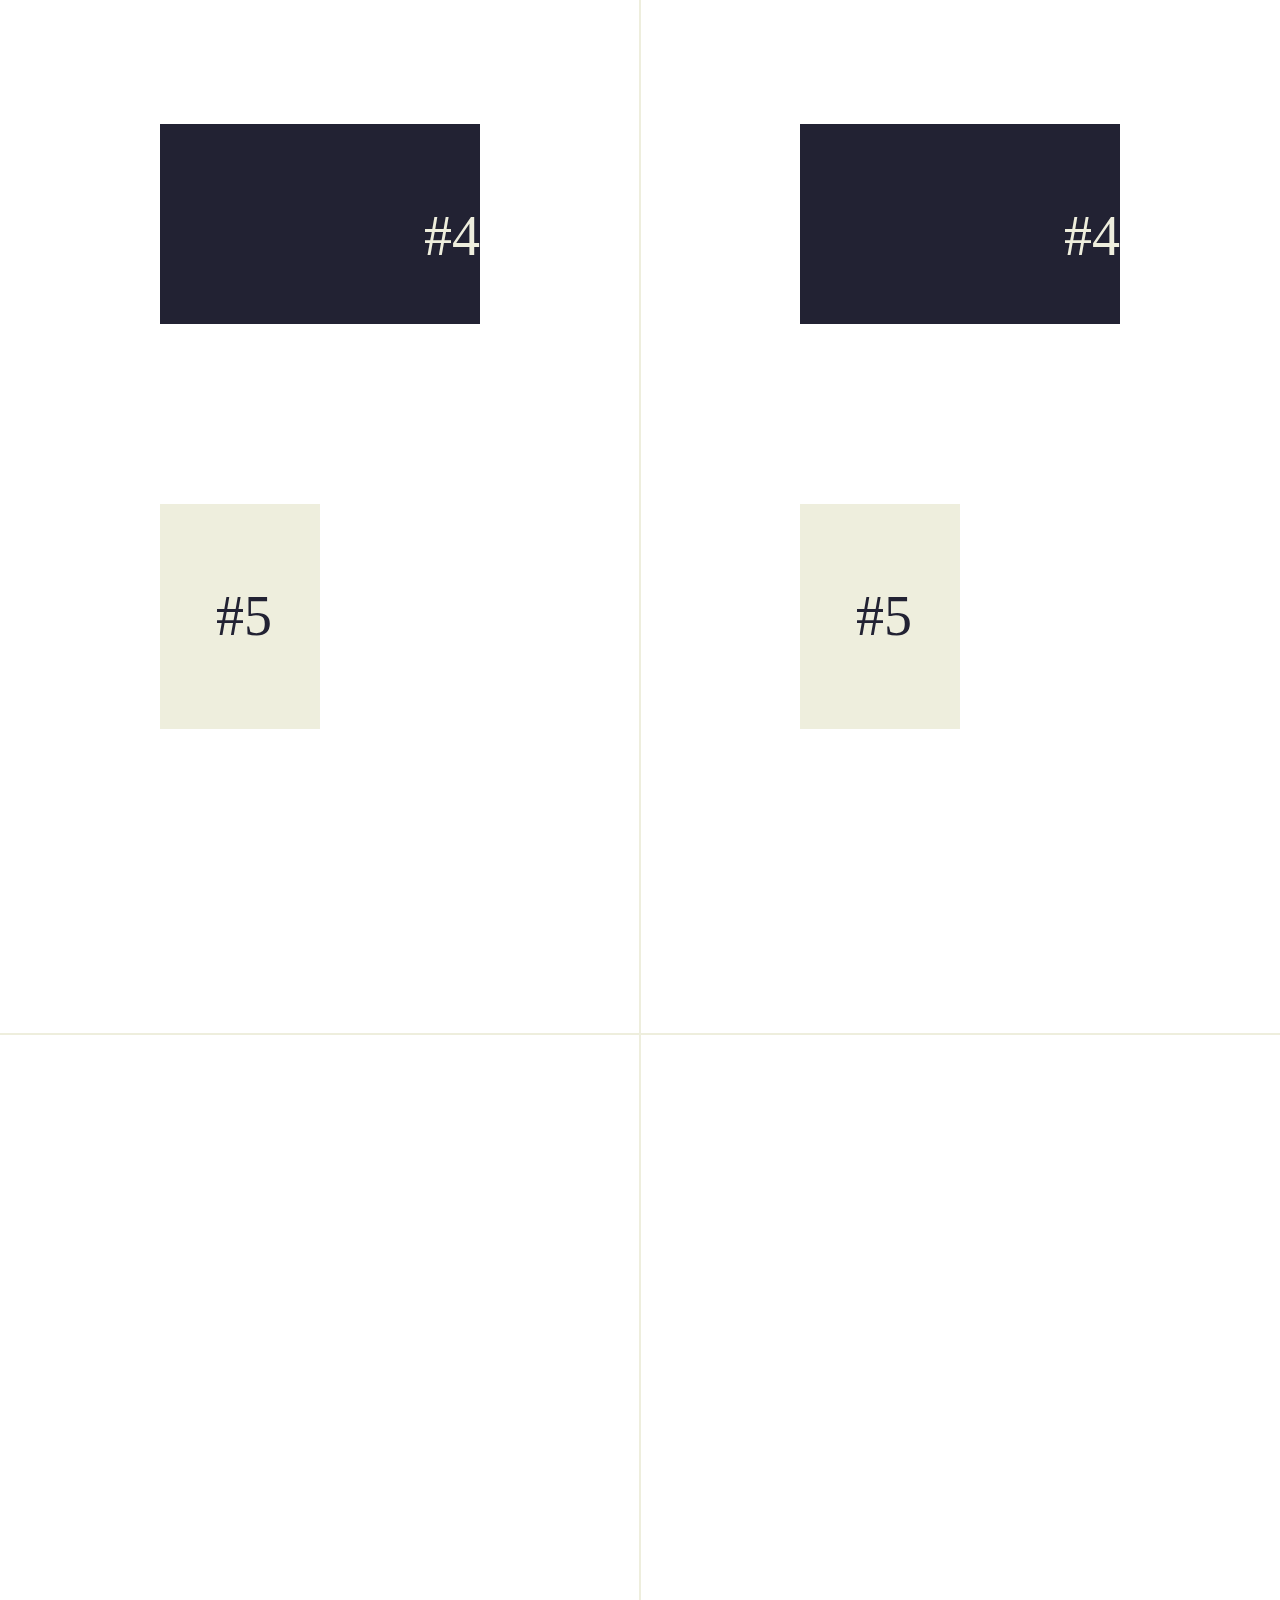
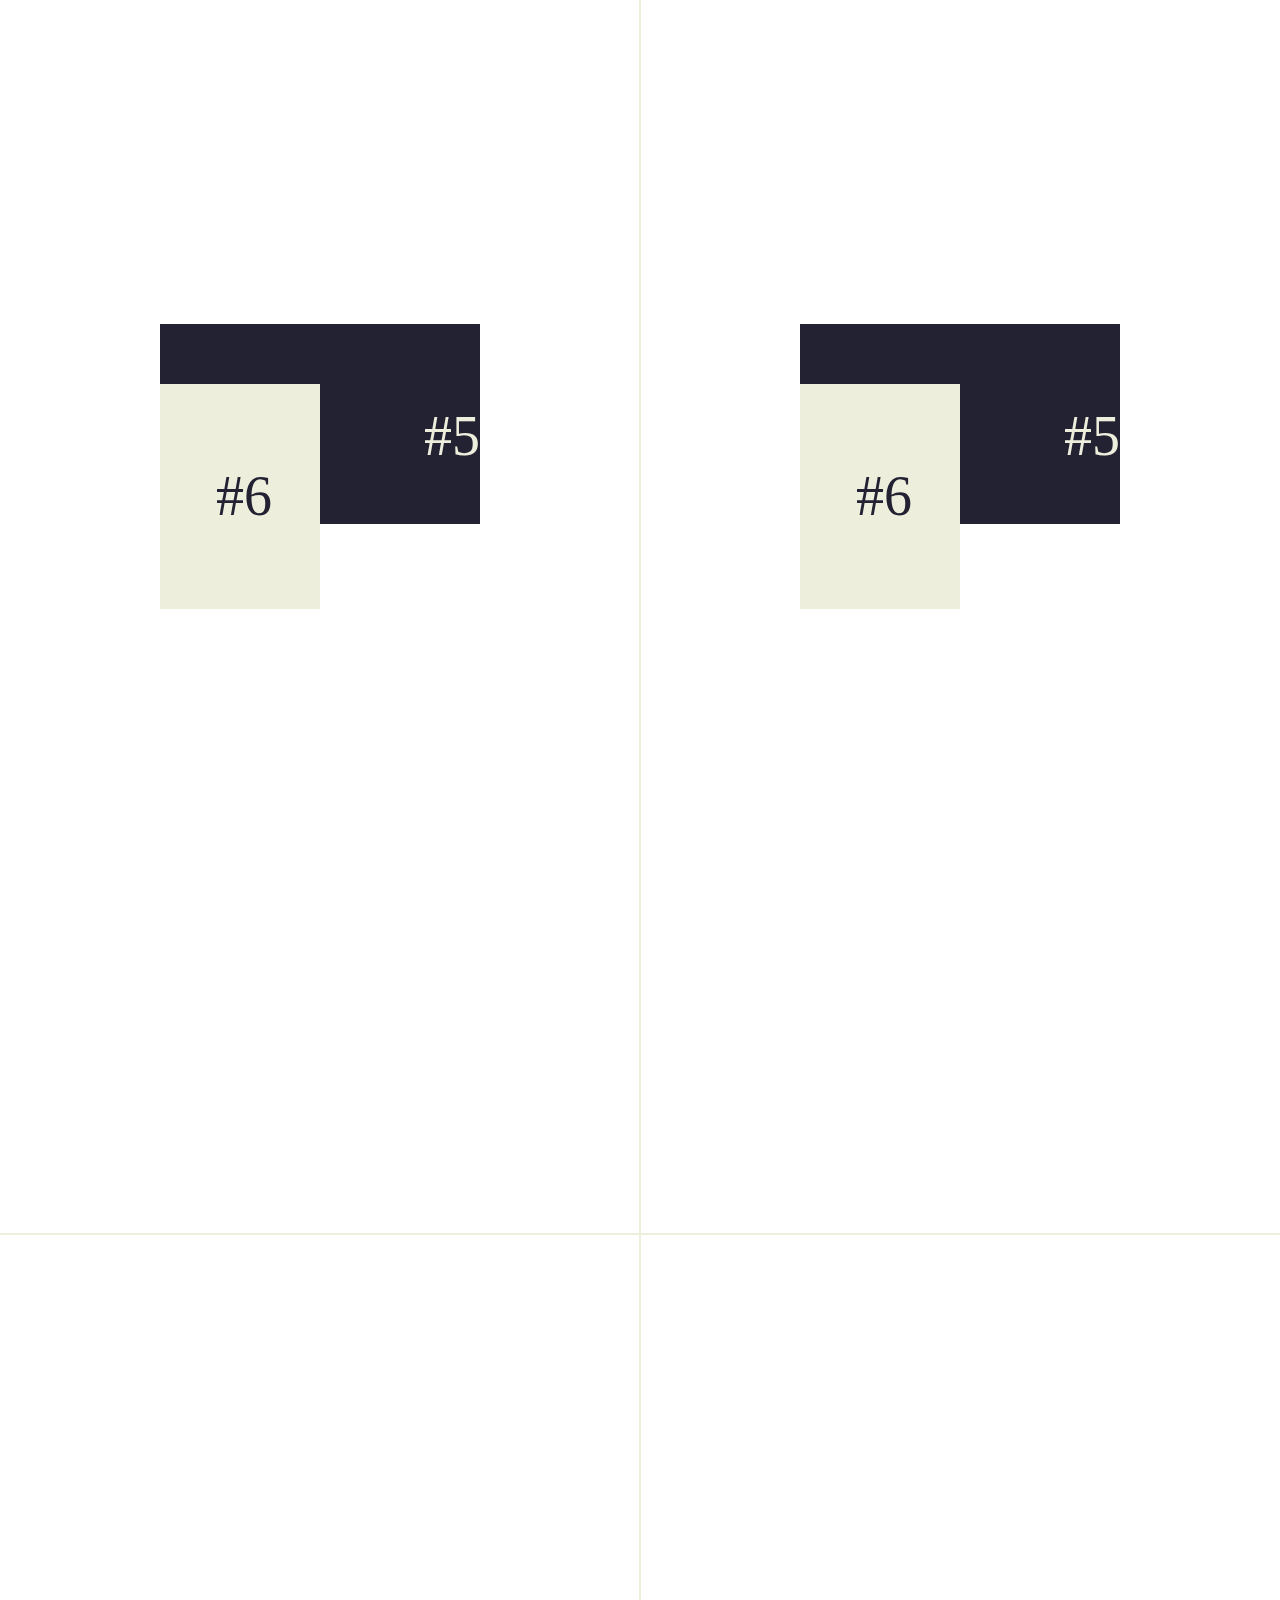
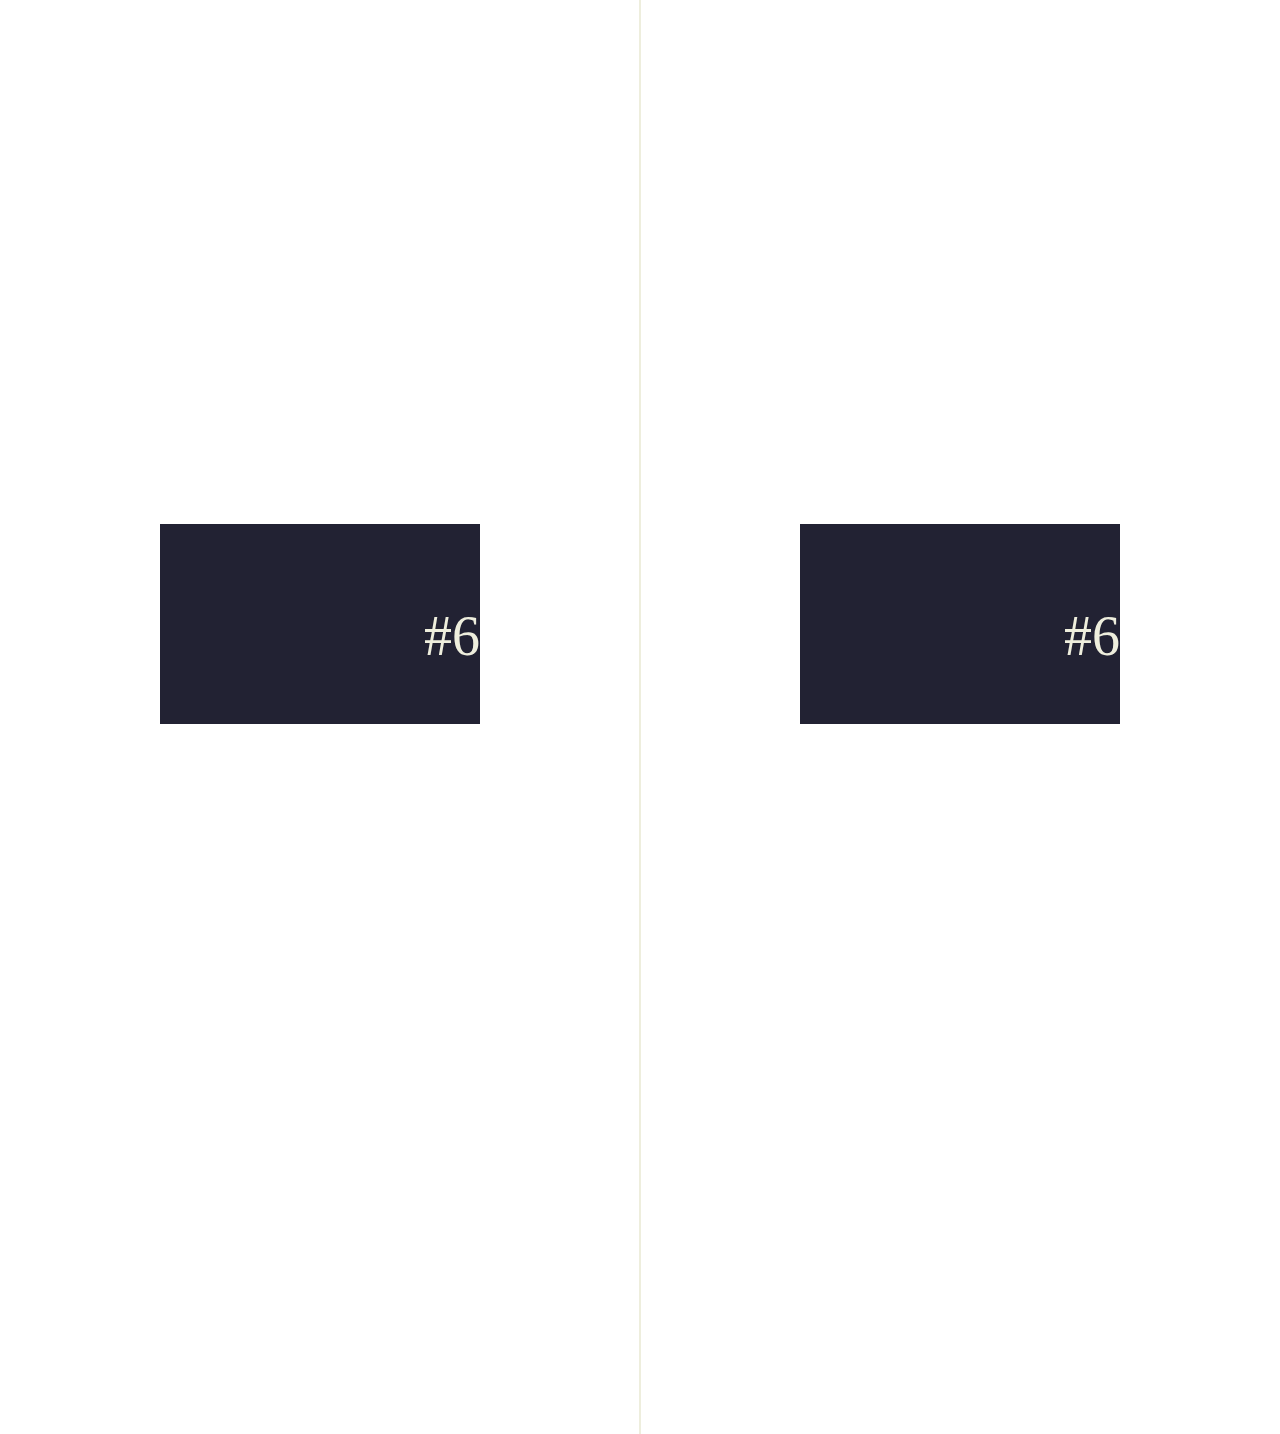
<file: rellax-master/rellax-master/tests/destroy.html>
<!DOCTYPE html>
<html lang="en">
<head>
	<meta charset="UTF-8">
	<meta name="viewport" content="width=device-width, initial-scale=1.0">
	<meta http-equiv="X-UA-Compatible" content="IE=edge">
	<title></title>
	<style>
		html, body{
			color: #223;
			font-size: 21pt;
			margin: 0; padding: 0;
		}
		nav{
			font-size: 21pt;
			line-height: 1.5em;
			position: fixed;
			bottom: 0; left: 0;
		}
		nav a{ color: inherit; }

		.col{
			text-align: center;
			width: 50%;
			float: left;
			box-sizing: border-box;
		}

		h4{ text-align: center;}

		.container{
			display: flex;
			align-items: center;
			outline: 1px solid #eed;
			font-size: 42pt;
			/*padding: 37.5vh 12.5vw;*/
			padding: 0 12.5vw;
			height: 200vh;
		}
		.block{
			background: #223;
			color: #eed;
			line-height: 25vh;
			text-align: right;
			/*padding: 0 42pt;*/
			margin-top: 20vh;
			height: 200px;
			width: 400px;
			position: relative;
		}
		span{
			background: #eed;
			color: #223;
			line-height: 25vh;
			text-align: left;
			padding: 0 42pt;
			display: block;
			width: 50%;
			position: absolute;
			top: 0; left: 0;
			box-sizing: border-box;
		}
    button {
      position: fixed;
      left: 50%;
      transform: translateX(-50%);
    }
	</style>
</head>
<body>
  <h4>cancelAnimation upon destroy <br><small>(check performance panel)</small></h4>
  <button id="destroy">destroy</button>
	<section>
		<div class="col">
			<br>With Percentage (0.5) <br><br>
			<div id="21" class="container"><div class="block">#1<span class="rellax" data-rellax-percentage="0.5">#1</span></div></div>
			<div id="22" class="container"><div class="block">#2<span class="rellax" data-rellax-percentage="0.5">#2</span></div></div>
			<div id="23" class="container"><div class="block">#3<span class="rellax" data-rellax-percentage="0.5">#3</span></div></div>
			<div id="24" class="container"><div class="block">#4<span class="rellax" data-rellax-percentage="0.5" style="transition: transform 10s cubic-bezier(0,1,.5,1);">#4</span></div></div>
			<div id="25" class="container"><div class="block">#5<span class="rellax" data-rellax-percentage="0.5" style="transition: transform 10s cubic-bezier(0,1,.5,1);">#5</span></div></div>
			<div id="26" class="container"><div class="block">#6<span class="rellax" data-rellax-percentage="0.5" style="transition: transform 10s cubic-bezier(0,1,.5,1);">#6</span></div></div>
		</div>
		<div class="col">
			<br>Without Percentage <br><br>
			<div id="21" class="container"><div class="block">#1<span class="rellax" style="transition: transform 10s cubic-bezier(0,1,.5,1);">#1</span></div></div>
			<div id="22" class="container"><div class="block">#2<span class="rellax" style="transition: transform 10s cubic-bezier(0,1,.5,1);">#2</span></div></div>
			<div id="23" class="container"><div class="block">#3<span class="rellax" style="transition: transform 10s cubic-bezier(0,1,.5,1);">#3</span></div></div>
			<div id="24" class="container"><div class="block">#4<span class="rellax">#4</span></div></div>
			<div id="25" class="container"><div class="block">#5<span class="rellax">#5</span></div></div>
			<div id="26" class="container"><div class="block">#6<span class="rellax">#6</span></div></div>
		</div>
	</section>

	<!-- Scripts -->
	<script src="../rellax.js"></script>
	<script>

    var rellax = new Rellax('.rellax', {
      center: true,
      callback: function(positions) {
        // callback every position change
        console.log(positions);
      }
    });

    // test cancaelAnimation on Rellax destroy
    document.querySelector('#destroy').addEventListener('click', function() {

      rellax.destroy();

    }, false);
	</script>
</body>
</html>
</file>
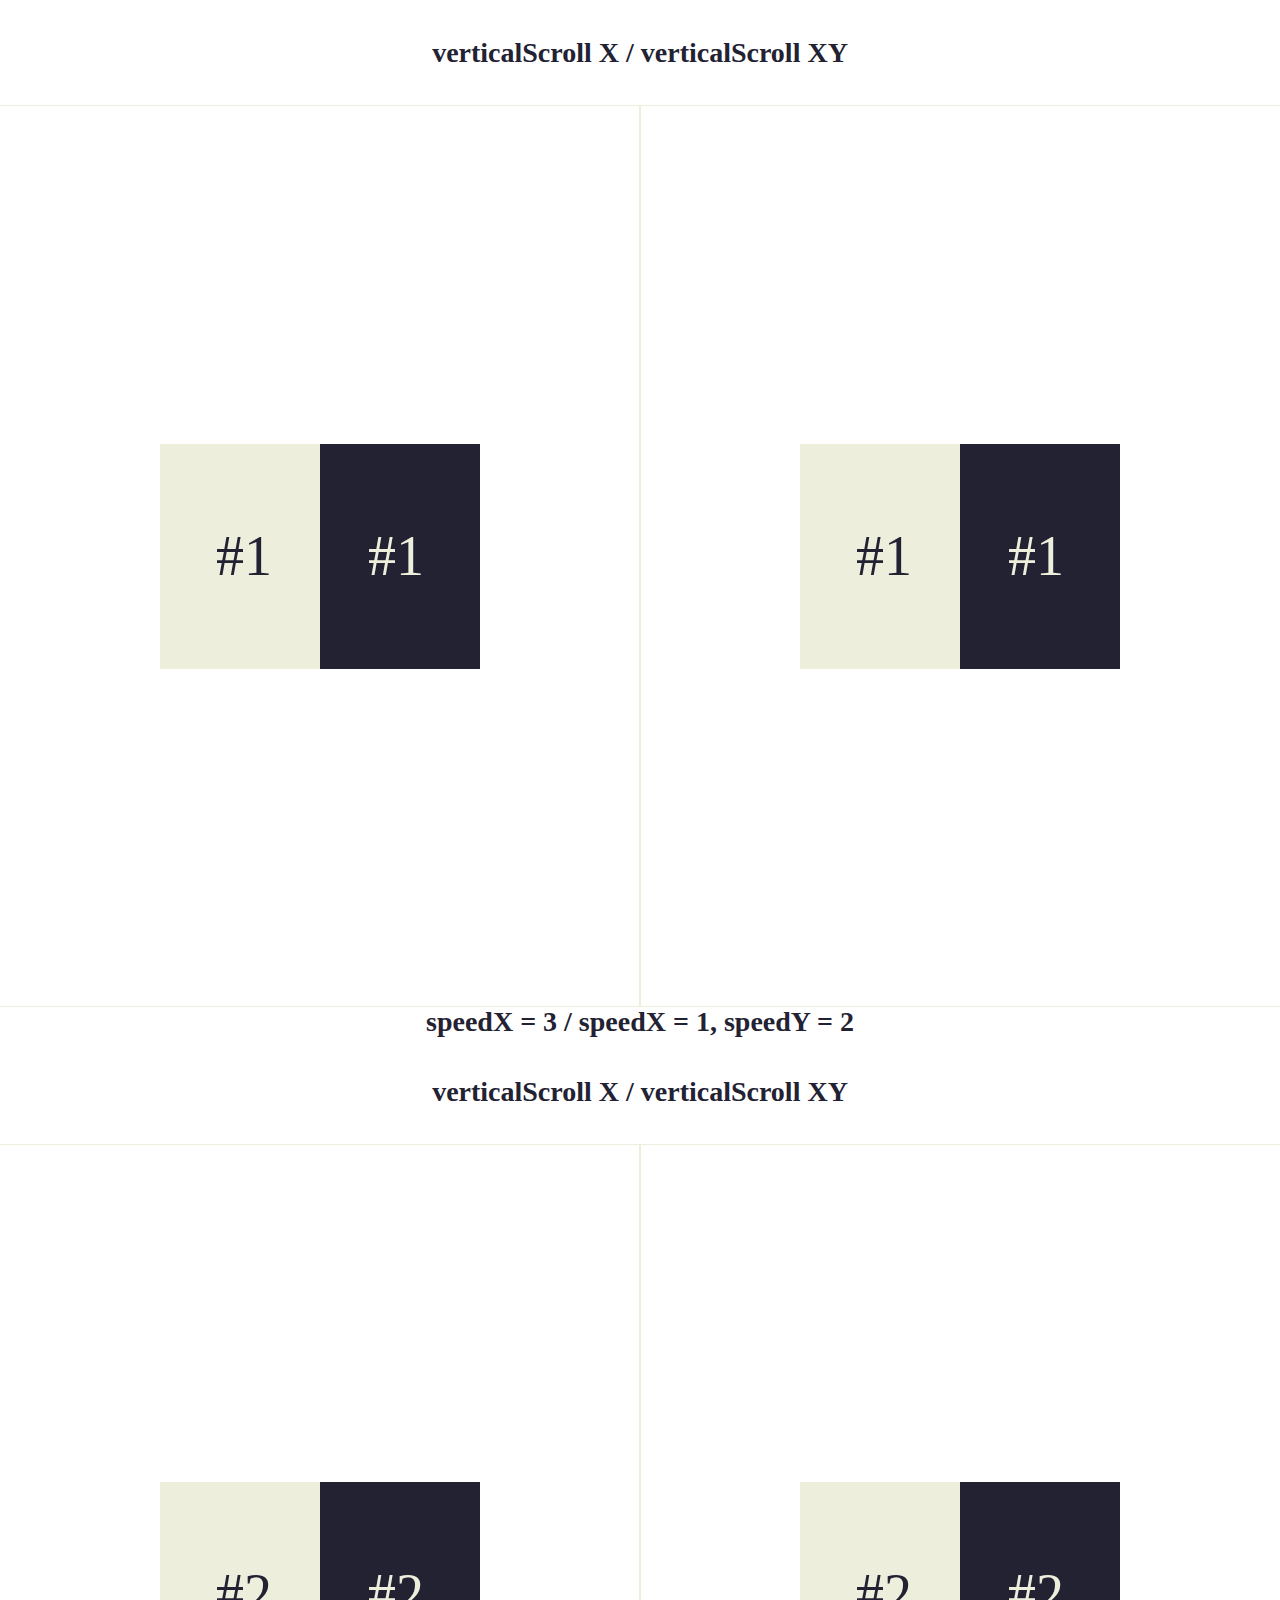
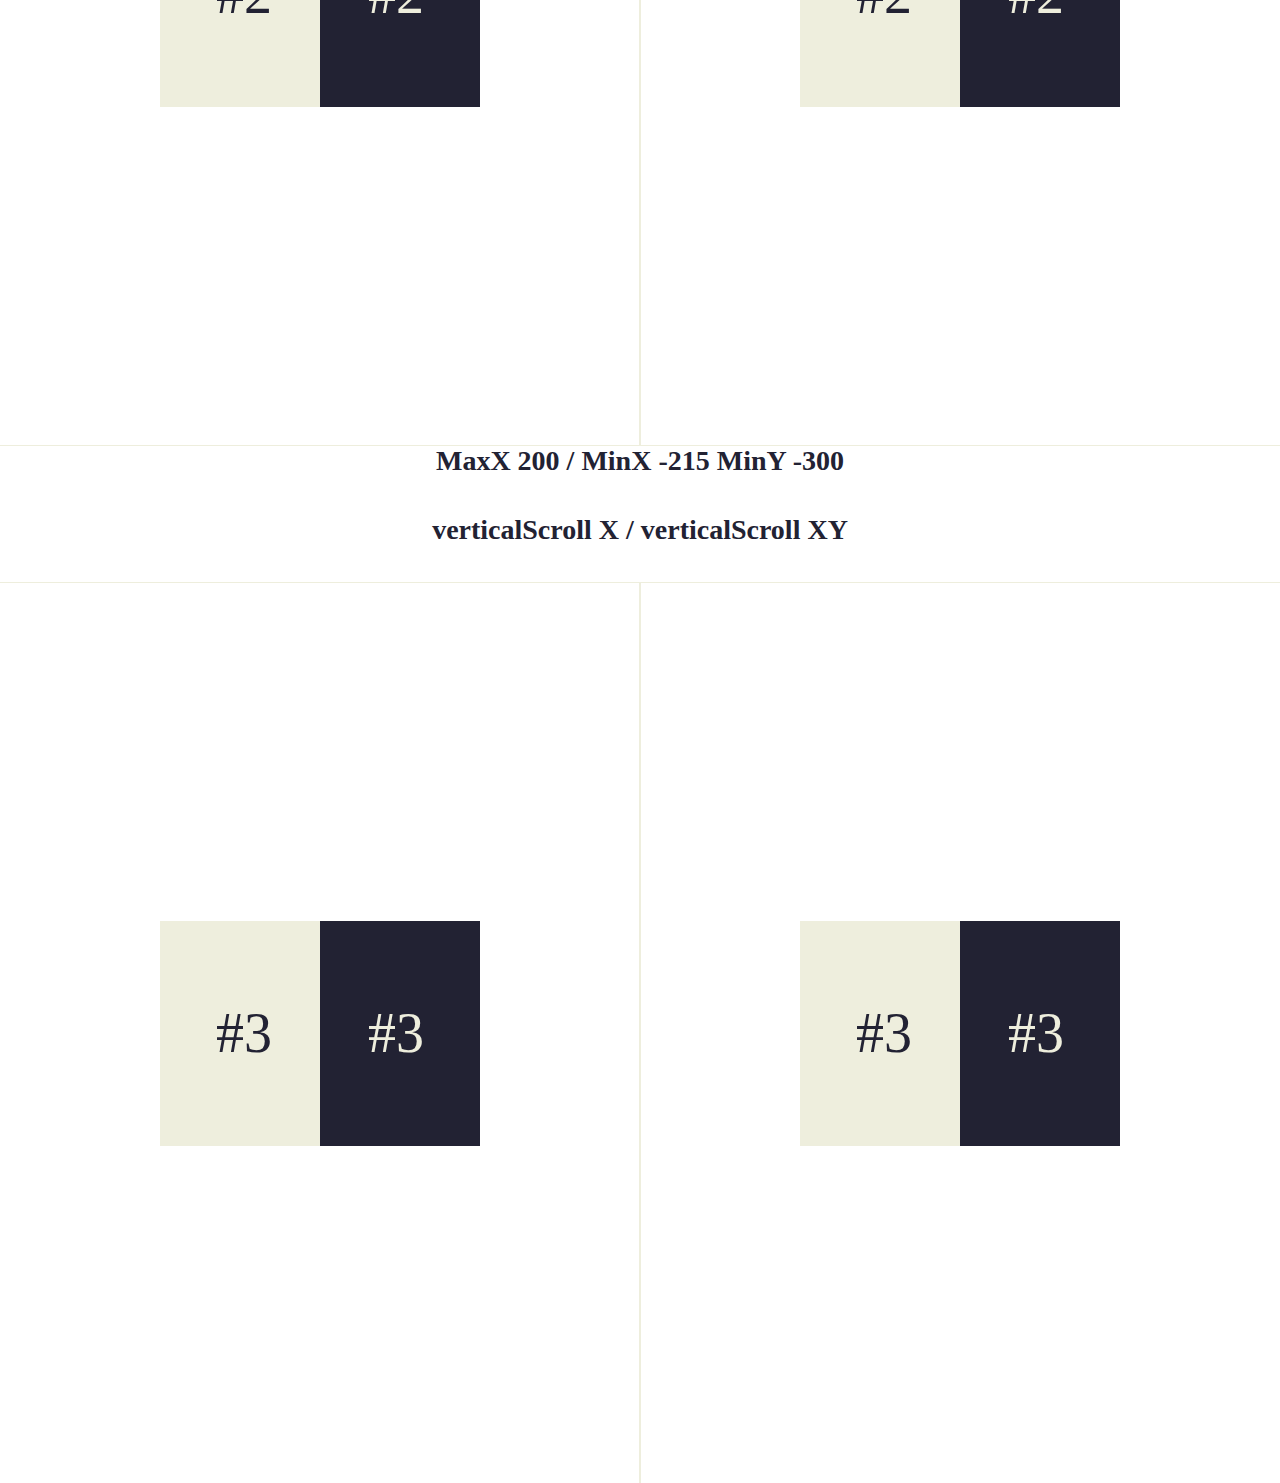
<file: rellax-master/rellax-master/tests/directions.html>
<!DOCTYPE html>
<html lang="en">

<head>
    <meta charset="UTF-8">
    <meta name="viewport" content="width=device-width, initial-scale=1.0">
    <meta http-equiv="X-UA-Compatible" content="IE=edge">
    <title></title>
    <style>
        html,
        body {
            color: #223;
            font-size: 21pt;
            margin: 0;
            padding: 0;
        }

        nav {
            font-size: 21pt;
            line-height: 1.5em;
            position: fixed;
            bottom: 0;
            left: 0;
        }

        nav a {
            color: inherit;
        }

        .col {
            text-align: center;
            width: 50%;
            float: left;
            box-sizing: border-box;
        }

        h4 {
            text-align: center;
        }

        .container {
            outline: 1px solid #eed;
            font-size: 42pt;
            padding: 37.5vh 12.5vw;
        }

        .block {
            background: #223;
            color: #eed;
            line-height: 25vh;
            text-align: right;
            padding: 0 42pt;
            position: relative;
        }

        span {
            background: #eed;
            color: #223;
            line-height: 25vh;
            text-align: left;
            padding: 0 42pt;
            display: block;
            width: 50%;
            position: absolute;
            top: 0;
            left: 0;
            box-sizing: border-box;
        }

    </style>
</head>

<body>
    <h4>verticalScroll X / verticalScroll XY</h4>
    <section>
        <div class="col">
            <div class="container">
                <div class="block">#1<span class="rellax" data-rellax-vertical-scroll-axis="x">#1</span></div>
            </div>
        </div>
        <div class="col">
            <div class="container">
                <div class="block">#1<span class="rellax" data-rellax-vertical-scroll-axis="xy">#1</span></div>
            </div>
        </div>
    </section>

    <h4>speedX = 3 / speedX = 1, speedY = 2</h4>
    <h4>verticalScroll X / verticalScroll XY</h4>
    <section>
        <div class="col">
            <div class="container">
                <div class="block">#2<span class="rellax" data-rellax-horizontal-speed="3" data-rellax-vertical-scroll-axis="x">#2</span></div>
            </div>
        </div>
        <div class="col">
            <div class="container">
                <div class="block">#2<span class="rellax" data-rellax-horizontal-speed="1" data-rellax-vertical-speed="2" data-rellax-vertical-scroll-axis="xy">#2</span></div>
            </div>
        </div>
    </section>

    <h4>MaxX 200 / MinX -215 MinY -300</h4>
    <h4>verticalScroll X / verticalScroll XY</h4>
    <section>
        <div class="col">
            <div class="container">
                <div class="block">#3<span class="rellax" data-rellax-vertical-scroll-axis="x" data-rellax-max-x="200">#3</span></div>
            </div>
        </div>
        <div class="col">
            <div class="container">
                <div class="block">#3<span class="rellax" data-rellax-speed="2" data-rellax-vertical-scroll-axis="xy" data-rellax-min-x="-215" data-rellax-min-y="-300">#3</span></div>
            </div>
        </div>
    </section>

    <!-- Scripts -->
    <script src="../rellax.js"></script>
    <script>
        var rellax = new Rellax('.rellax', {
            horizontal: true,
        });

    </script>
</body>

</html>
</file>
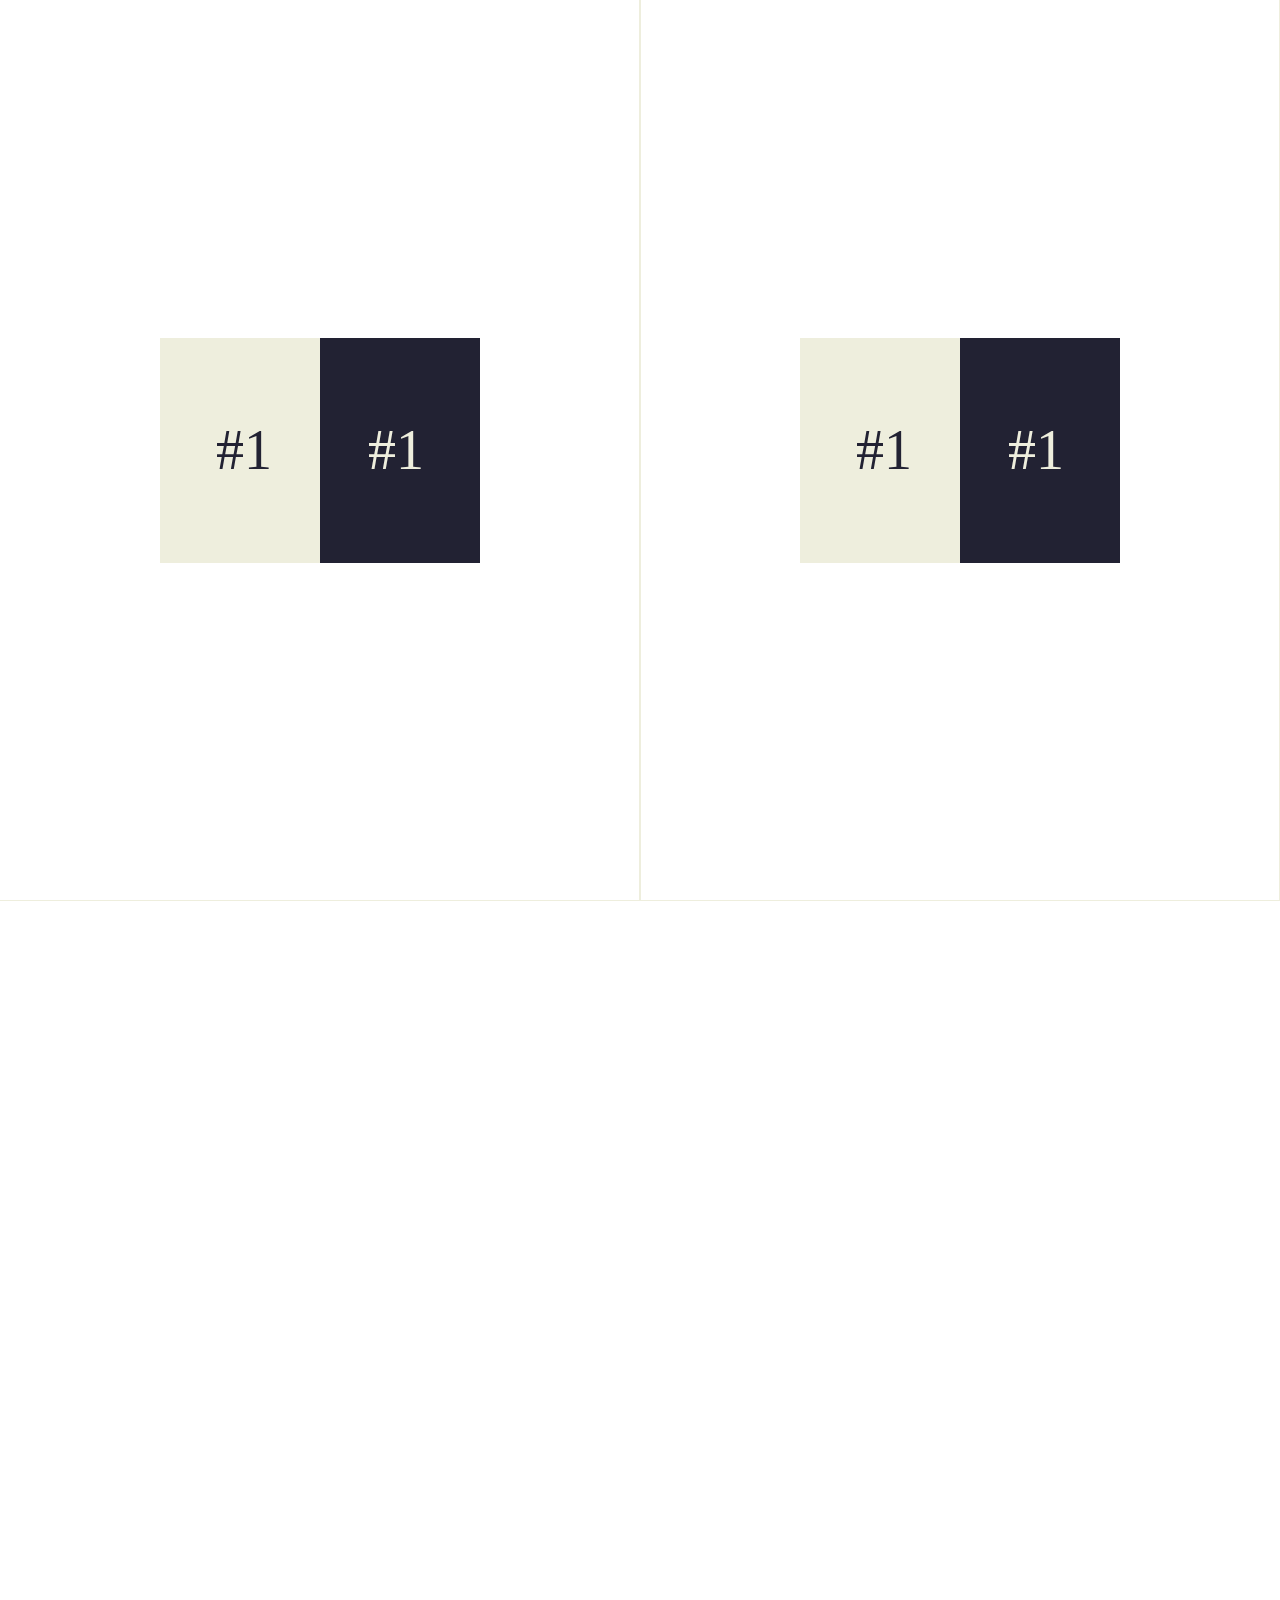
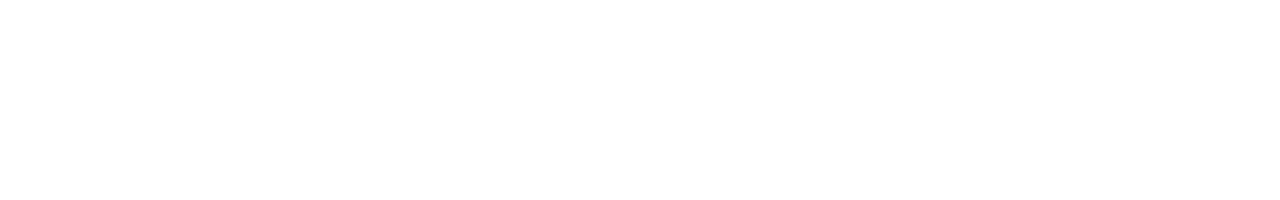
<file: rellax-master/rellax-master/tests/horizontal.html>
<!DOCTYPE html>
<html lang="en">
<head>
  <meta charset="UTF-8">
  <meta name="viewport" content="width=device-width, initial-scale=1.0">
  <meta http-equiv="X-UA-Compatible" content="IE=edge">
  <title></title>
  <style>
    html, body{
      color: #223;
      font-size: 21pt;
      margin: 0; padding: 0;
    }
    body
    {
      display: -webkit-box;  /* OLD - iOS 6-, Safari 3.1-6, BB7 */
      display: -ms-flexbox;  /* TWEENER - IE 10 */
      display: -webkit-flex; /* NEW - Safari 6.1+. iOS 7.1+, BB10 */
      display: flex;         /* NEW, Spec - Firefox, Chrome, Opera */
      width: 400vw;
    }
    nav{
      font-size: 21pt;
      line-height: 1.5em;
      position: fixed;
      bottom: 0; left: 0;
    }
    nav a{ color: inherit; }

    section
    {
      width: 100vw;
      height: 200vh;
      -webkit-box-flex: 1;   /* OLD - iOS 6-, Safari 3.1-6 */
      -webkit-flex: 1;       /* Safari 6.1+. iOS 7.1+, BB10 */
      -ms-flex: 1;           /* IE 10 */
      flex: 1;               /* NEW, Spec - Firefox, Chrome */
    }

    .col{
      text-align: center;
      width: 50%;
      float: left;
      box-sizing: border-box;
    }

    h4{ text-align: center;}

    .container{
      outline: 1px solid #eed;
      font-size: 42pt;
      padding: 37.5vh 12.5vw;
    }
    .block{
      background: #223;
      color: #eed;
      line-height: 25vh;
      text-align: right;
      padding: 0 42pt;
      position: relative;
    }
    span{
      background: #eed;
      color: #223;
      line-height: 25vh;
      text-align: left;
      padding: 0 42pt;
      display: block;
      width: 50%;
      position: absolute;
      top: 0; left: 0;
      box-sizing: border-box;
    }
  </style>
</head>
<body>

<section>
  <div class="col">
    <div class="container"><div class="block">#1<span class="rellax" data-rellax-speed="2">#1</span></div></div>
  </div>
  <div class="col">
    <div class="container"><div class="block">#1<span class="rellax" data-rellax-speed="-2">#1</span></div></div>
  </div>
</section>


<section>
  <div class="col">
    <div class="container"><div class="block">#2<span class="rellax" data-rellax-speed="4">#2</span></div></div>
  </div>
  <div class="col">
    <div class="container"><div class="block">#2<span class="rellax" data-rellax-speed="-4">#2</span></div></div>
  </div>
</section>


<section>
  <div class="col">
    <div class="container"><div class="block">#3<span class="rellax" data-rellax-speed="6" data-rellax-percentage="0.5">#3</span></div></div>
  </div>
  <div class="col">
    <div class="container"><div class="block">#3<span class="rellax" data-rellax-speed="-6" data-rellax-percentage="0.5">#3</span></div></div>
  </div>
</section>


<section>
  <div class="col">
    <div class="container"><div class="block">#4<span class="rellax" data-rellax-speed="8" data-rellax-percentage="0.5">#4</span></div></div>
  </div>
  <div class="col">
    <div class="container"><div class="block">#4<span class="rellax" data-rellax-speed="-8" data-rellax-percentage="0.5">#4</span></div></div>
  </div>
</section>

<!-- Scripts -->
<script src="../rellax.js"></script>
<script>
  var rellax = new Rellax('.rellax', {horizontal: true, vertical: true});
</script>
</body>
</html>
</file>
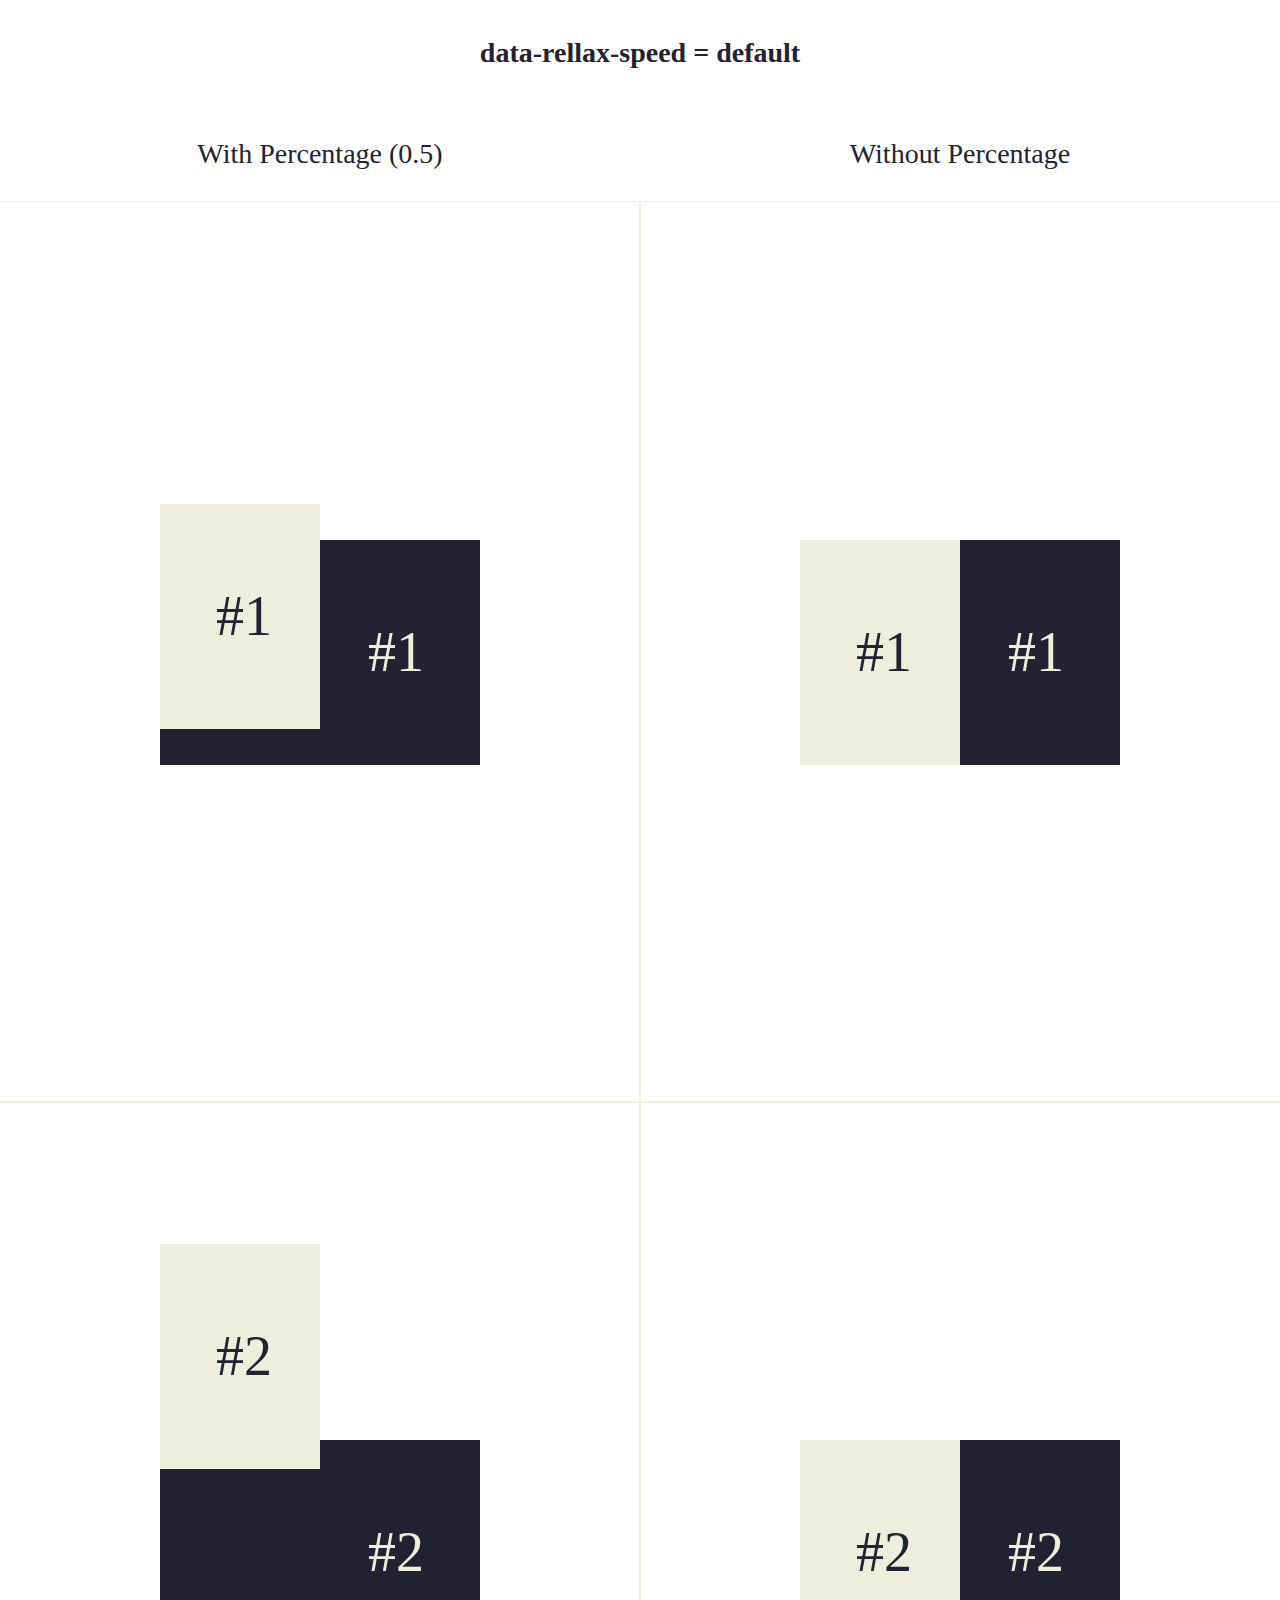
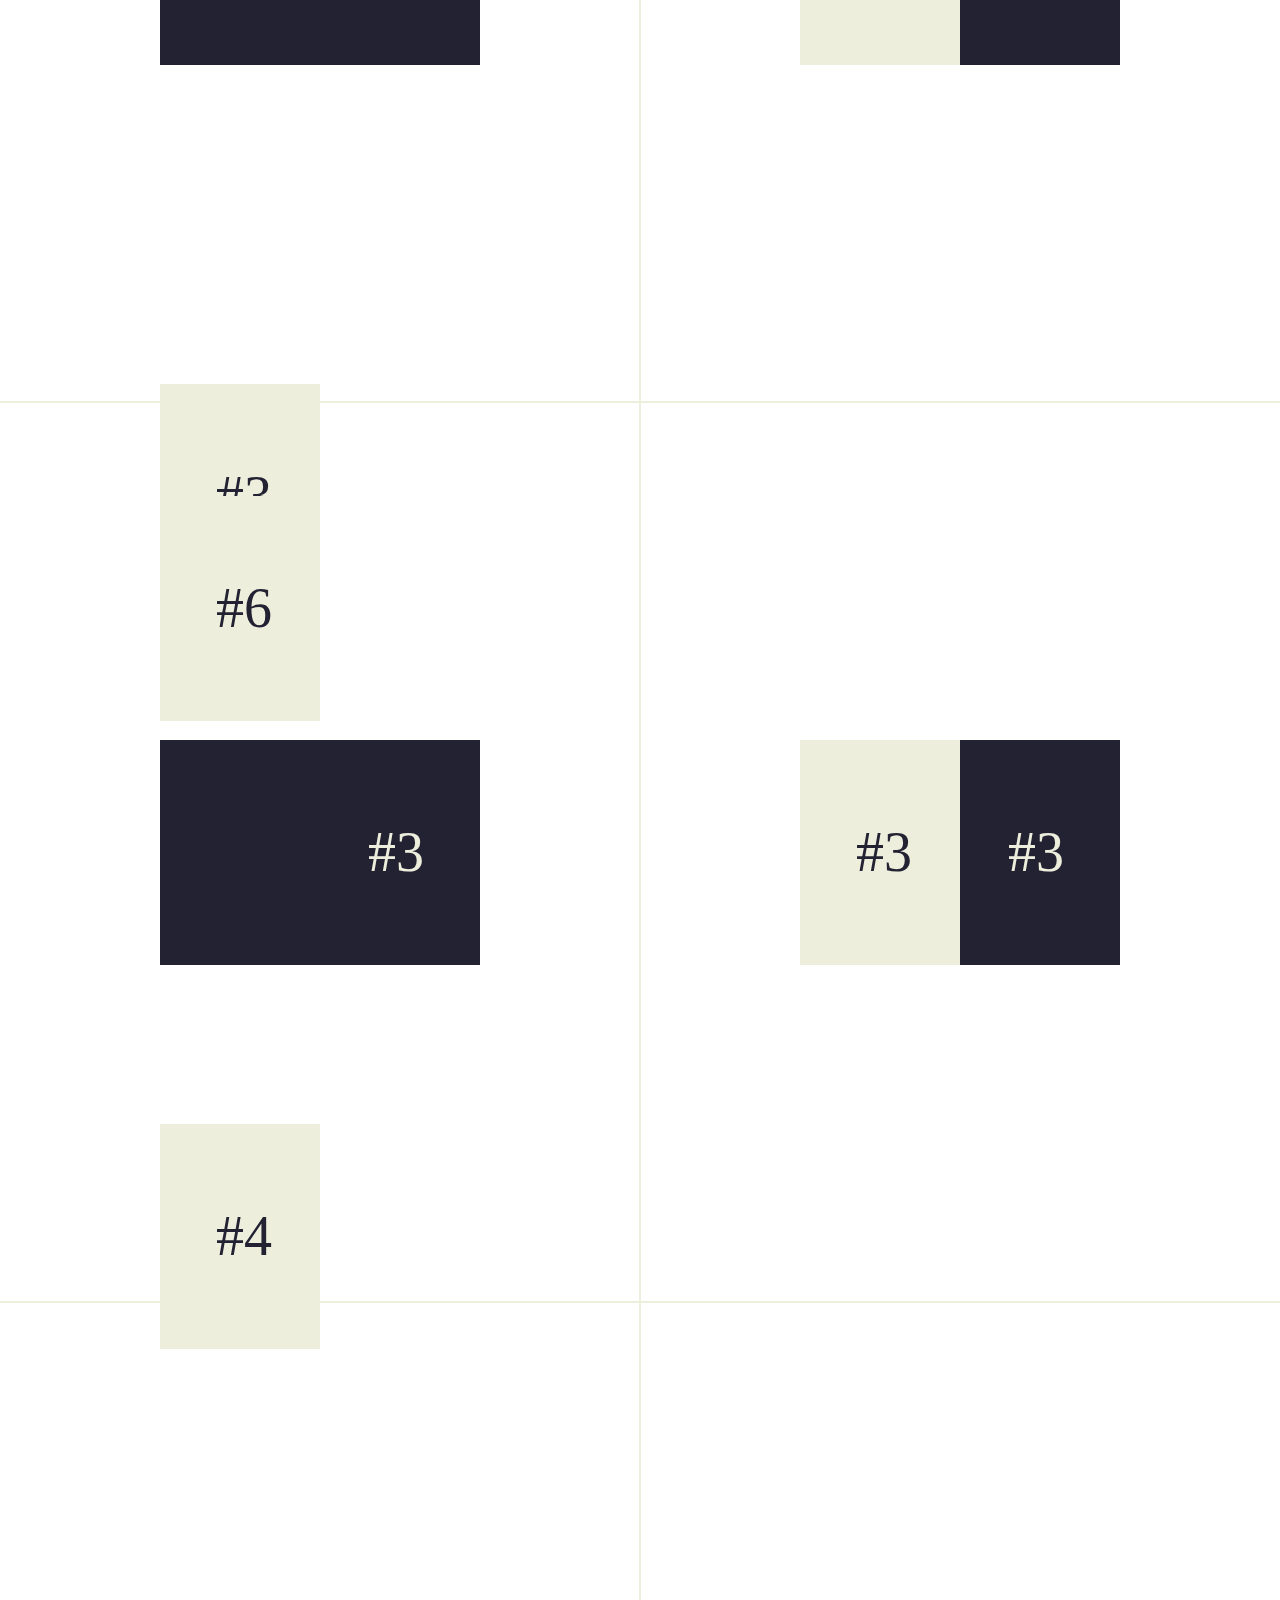
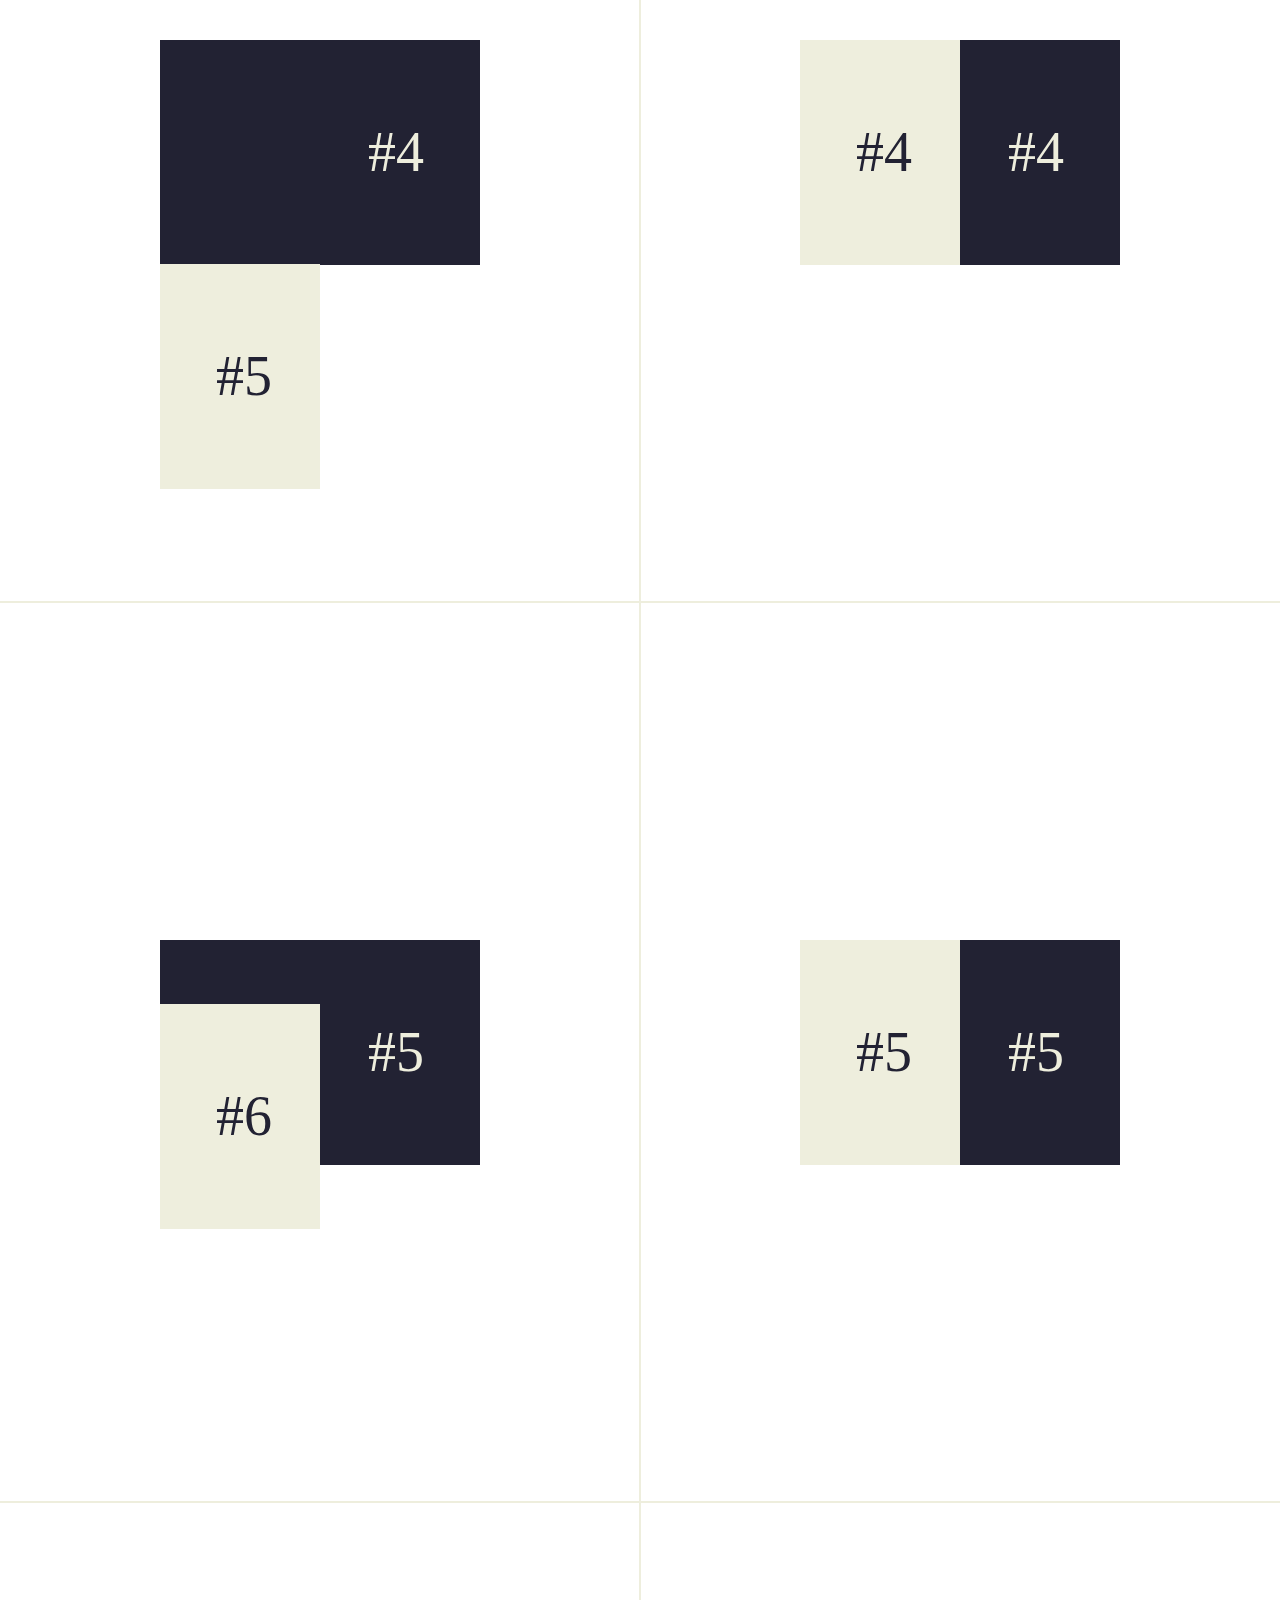
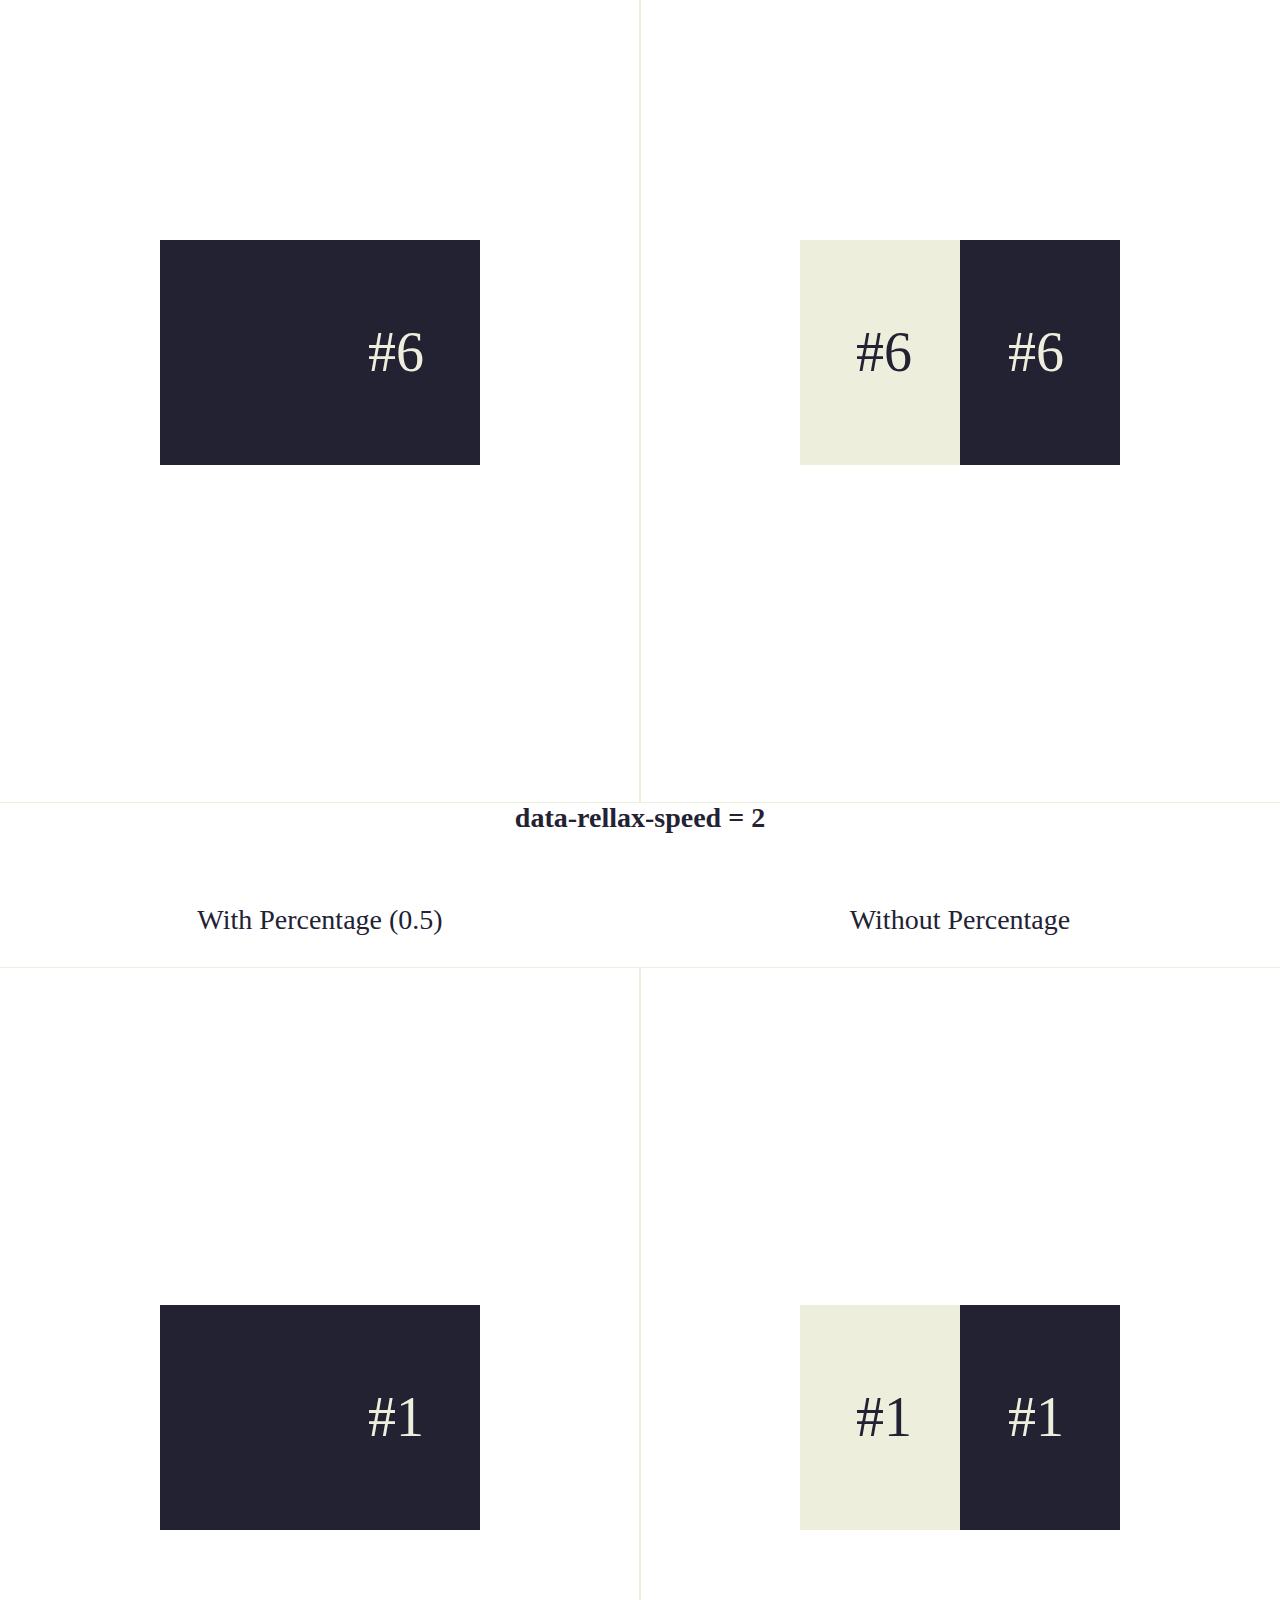
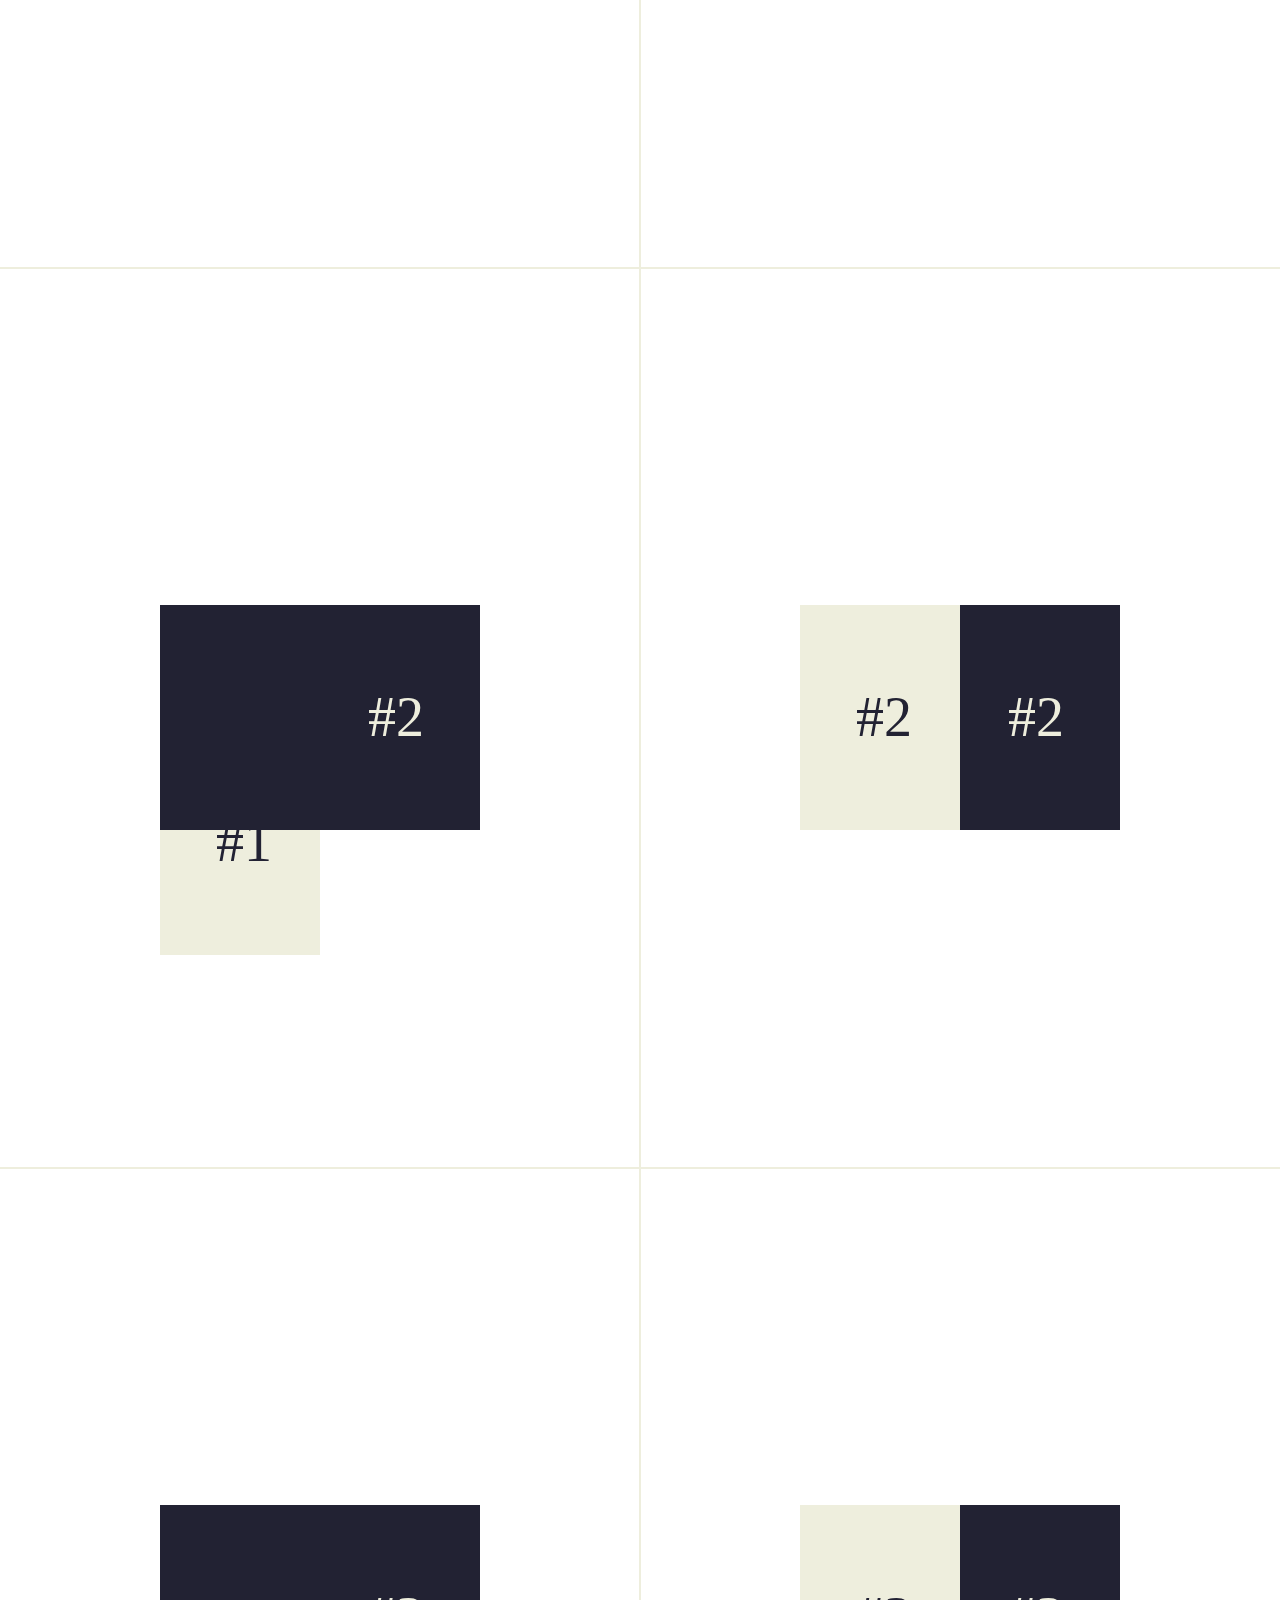
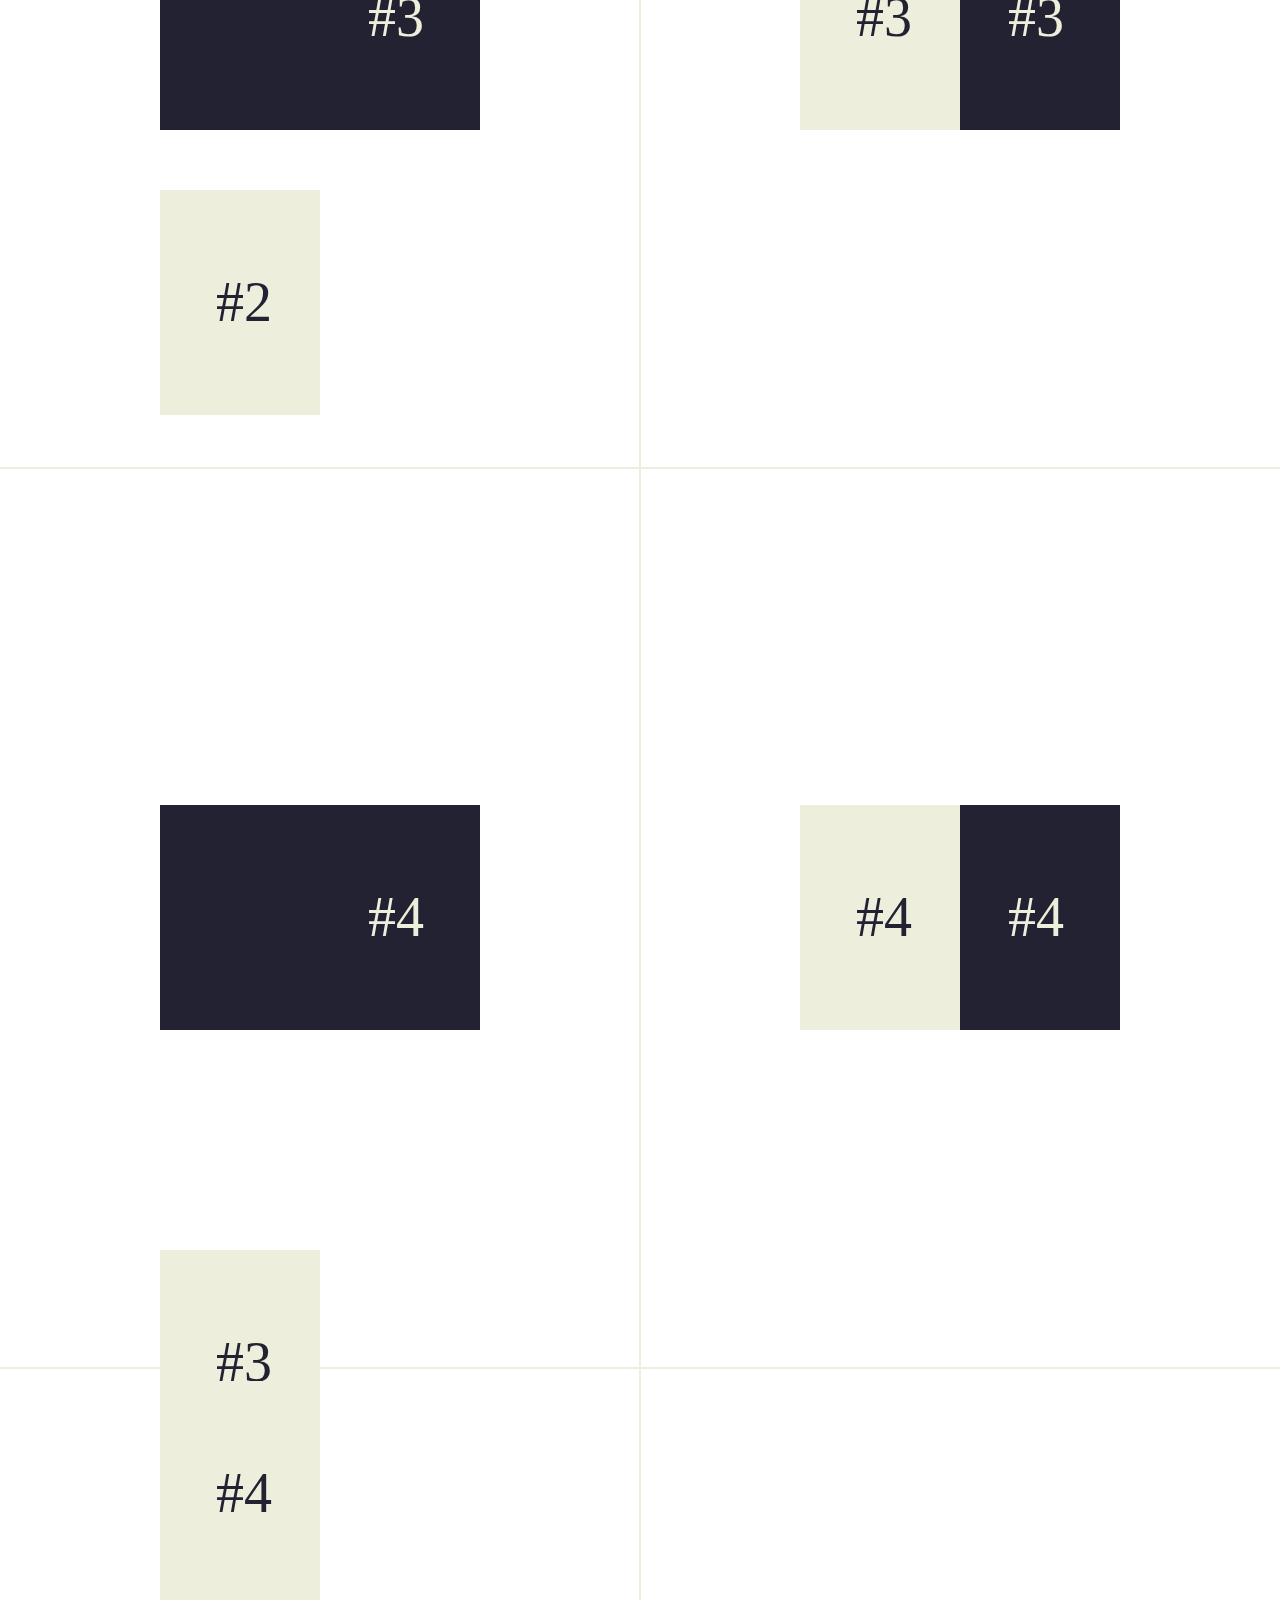
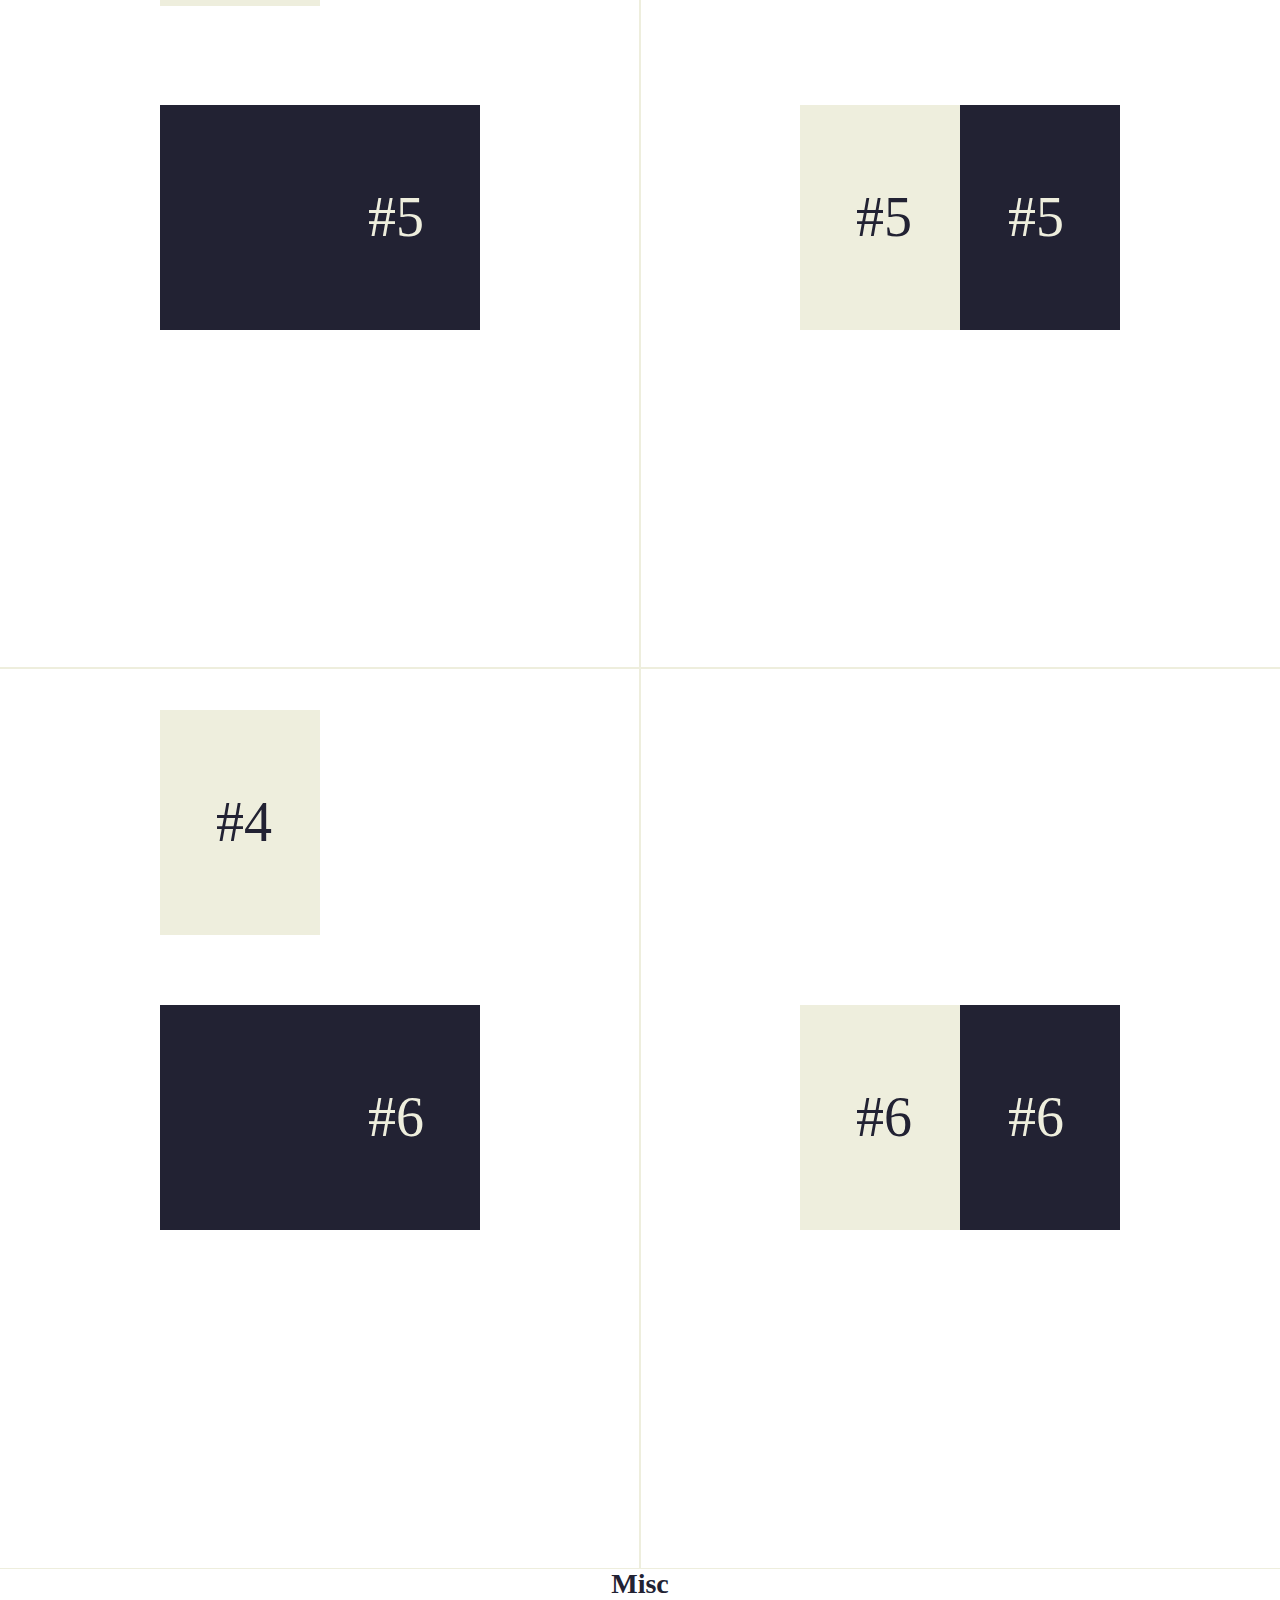
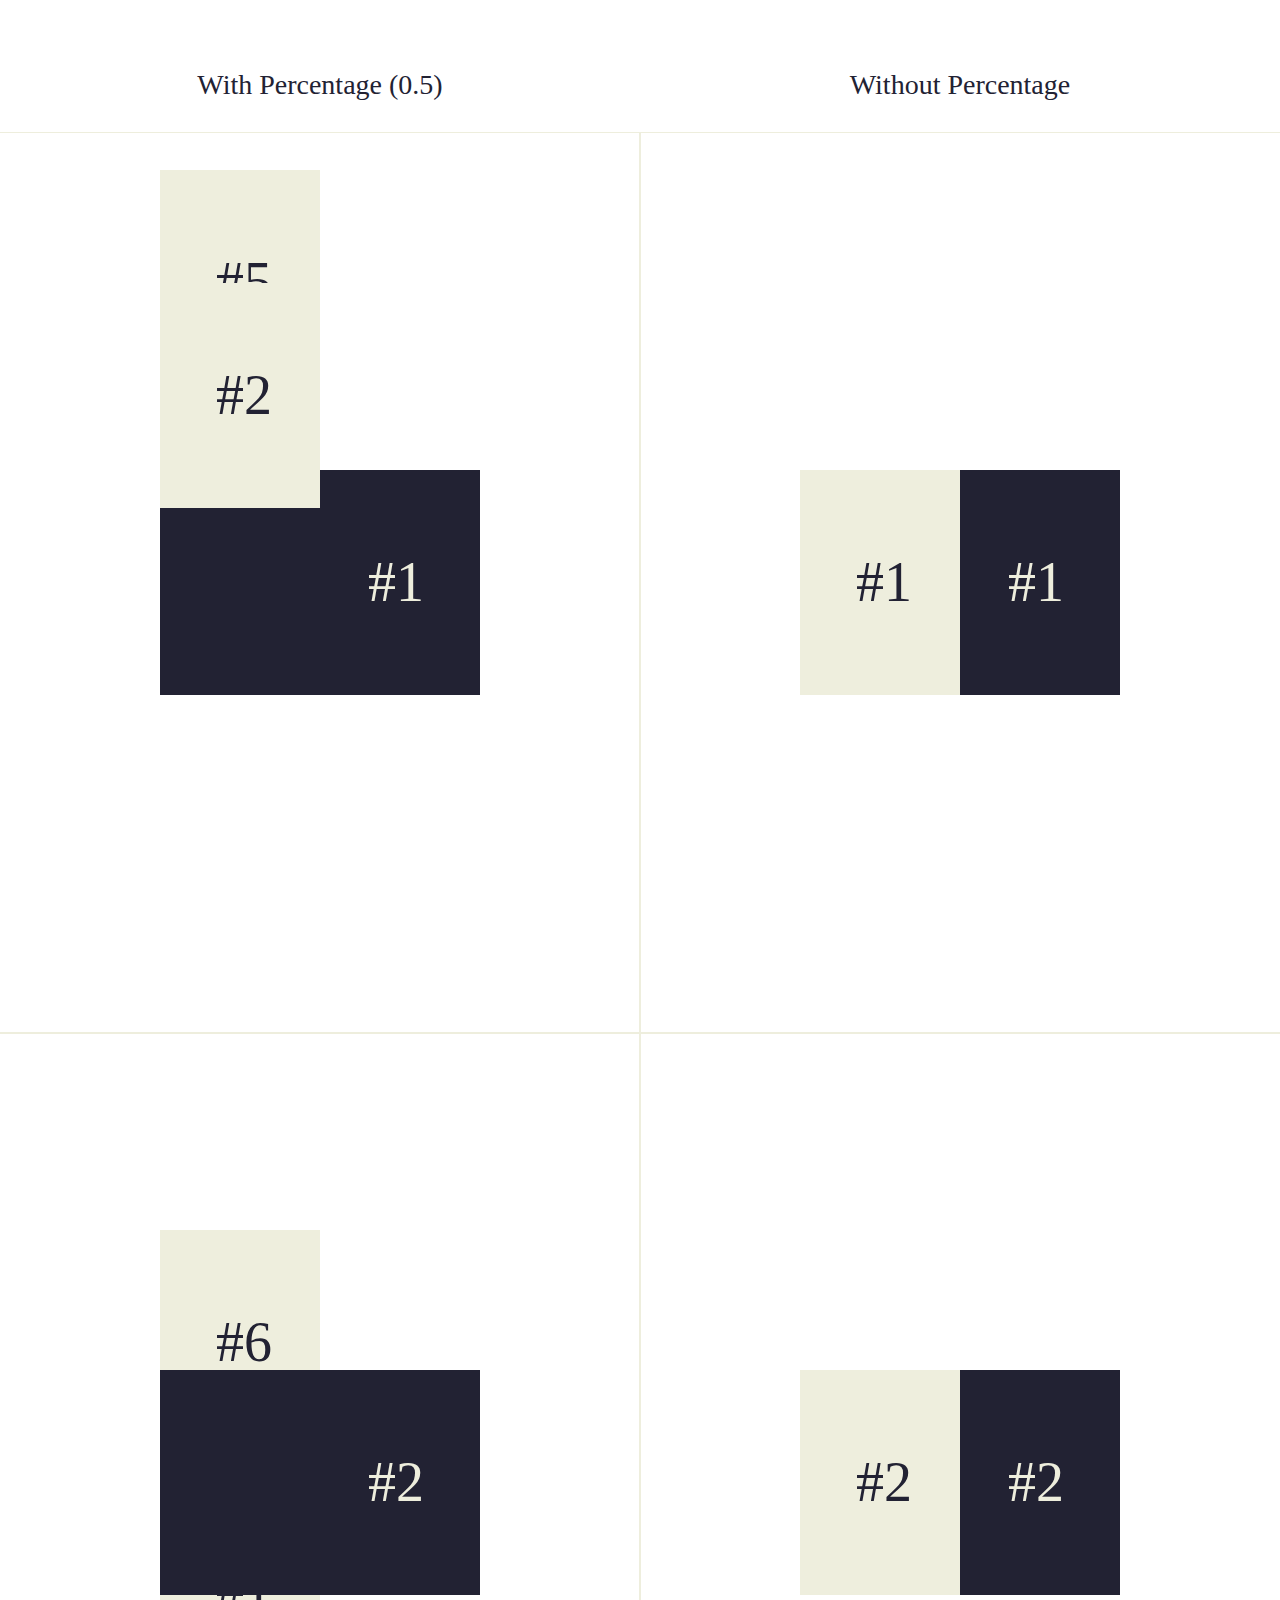
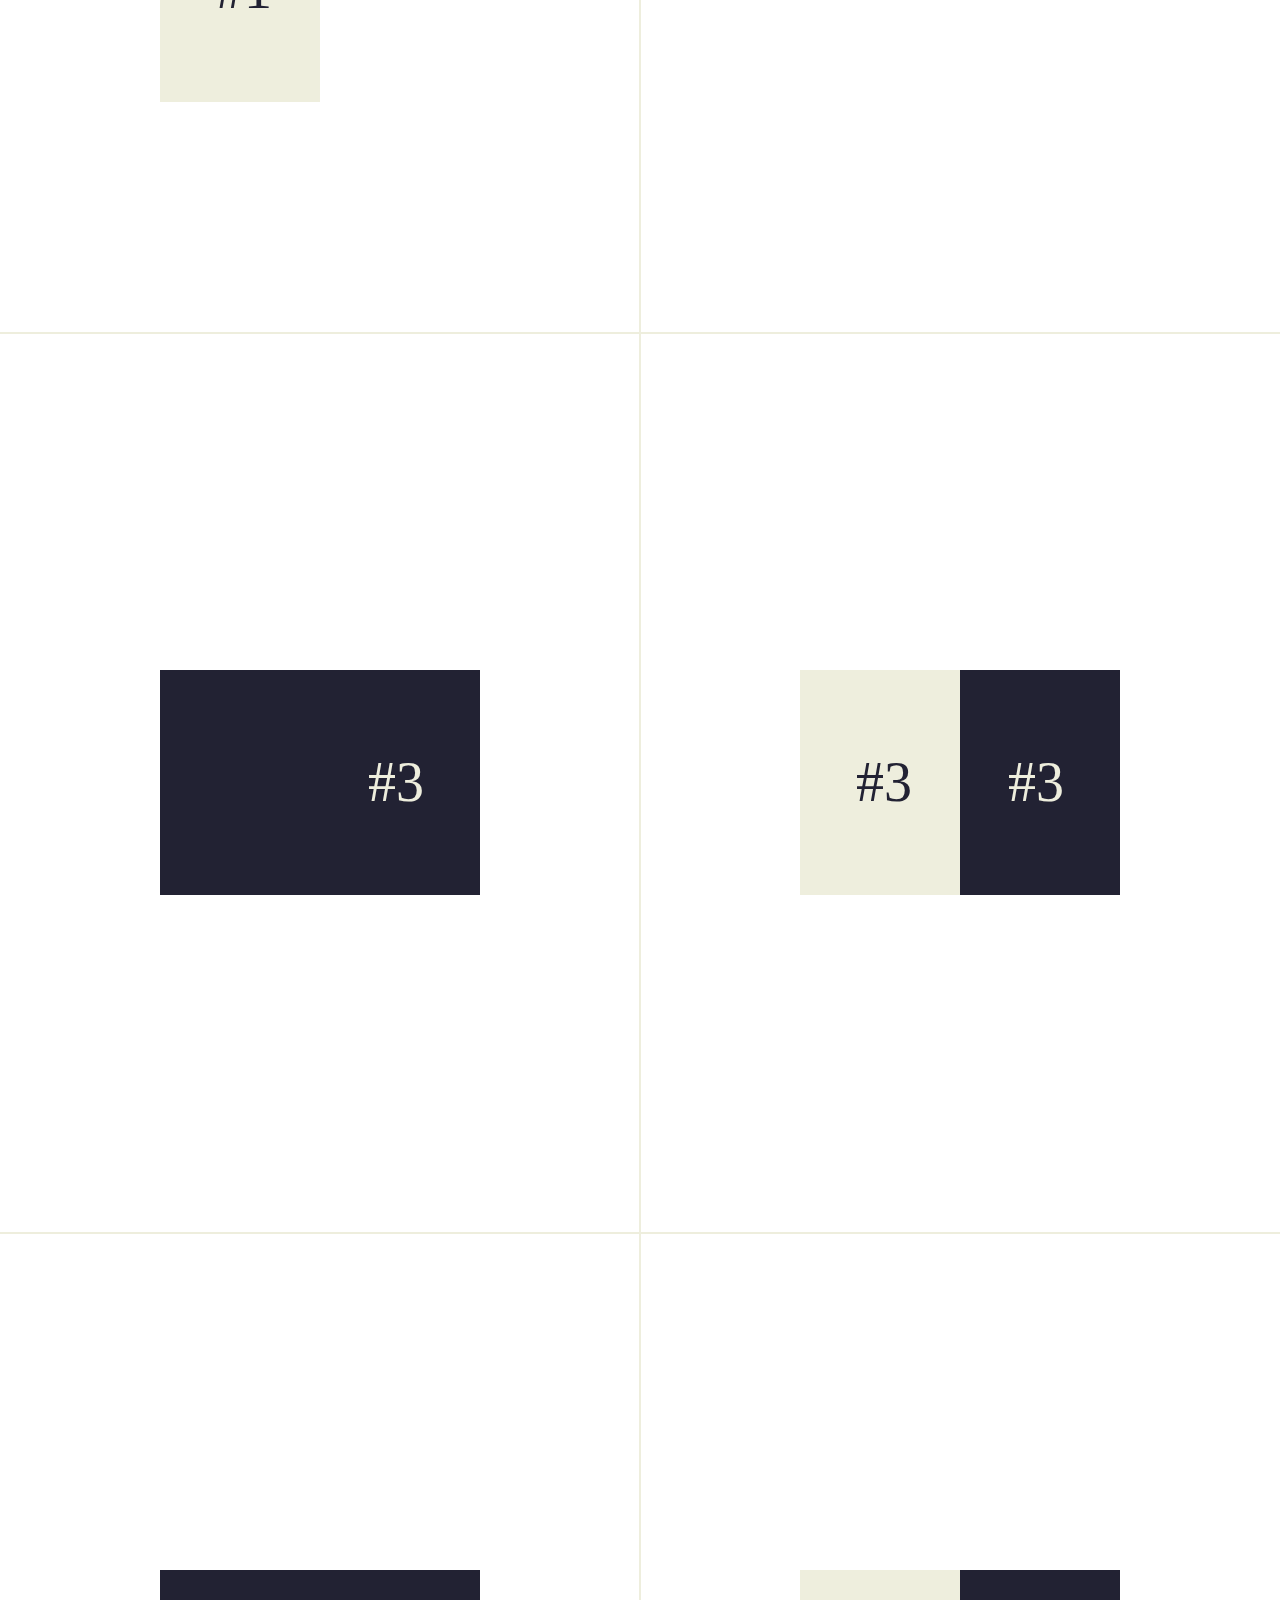
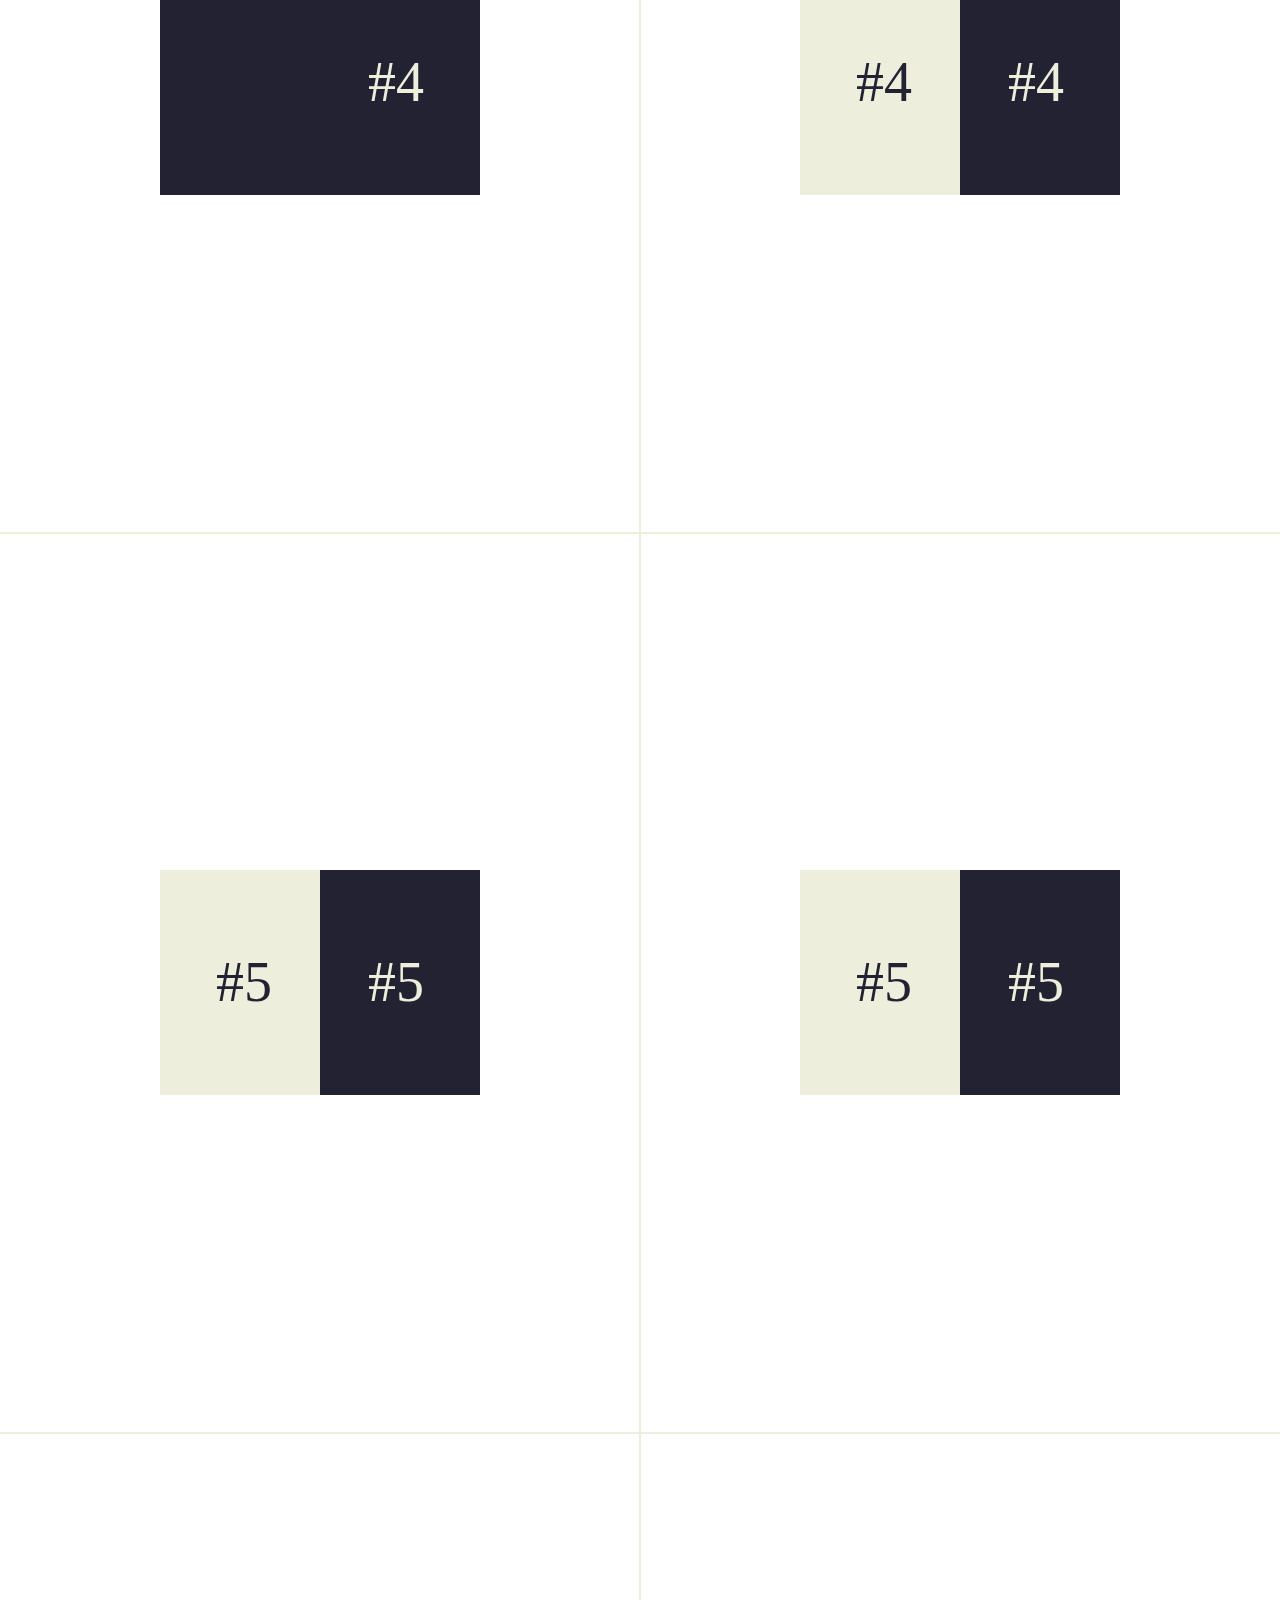
<file: rellax-master/rellax-master/tests/percentage.html>
<!DOCTYPE html>
<html lang="en">
<head>
	<meta charset="UTF-8">
	<meta name="viewport" content="width=device-width, initial-scale=1.0">
	<meta http-equiv="X-UA-Compatible" content="IE=edge">
	<title></title>
	<style>
		html, body{
			color: #223;
			font-size: 21pt;
			margin: 0; padding: 0;
		}
		nav{
			font-size: 21pt;
			line-height: 1.5em;
			position: fixed;
			bottom: 0; left: 0;
		}
		nav a{ color: inherit; }

		.col{
			text-align: center;
			width: 50%;
			float: left;
			box-sizing: border-box;
		}

		h4{ text-align: center;}

		.container{
			outline: 1px solid #eed;
			font-size: 42pt;
			padding: 37.5vh 12.5vw;
		}
		.block{
			background: #223;
			color: #eed;
			line-height: 25vh;
			text-align: right;
			padding: 0 42pt;
			position: relative;
		}
		span{
			background: #eed;
			color: #223;
			line-height: 25vh;
			text-align: left;
			padding: 0 42pt;
			display: block;
			width: 50%;
			position: absolute;
			top: 0; left: 0;
			box-sizing: border-box;
		}
	</style>
</head>
<body>
	<h4>data-rellax-speed = default</h4>
	<section>
		<div class="col">
			<br>With Percentage (0.5) <br><br>
			<div id="21" class="container"><div class="block">#1<span class="rellax" data-rellax-percentage="0.5">#1</span></div></div>
			<div id="22" class="container"><div class="block">#2<span class="rellax" data-rellax-percentage="0.5">#2</span></div></div>
			<div id="23" class="container"><div class="block">#3<span class="rellax" data-rellax-percentage="0.5">#3</span></div></div>
			<div id="24" class="container"><div class="block">#4<span class="rellax" data-rellax-percentage="0.5">#4</span></div></div>
			<div id="25" class="container"><div class="block">#5<span class="rellax" data-rellax-percentage="0.5">#5</span></div></div>
			<div id="26" class="container"><div class="block">#6<span class="rellax" data-rellax-percentage="0.5">#6</span></div></div>
		</div>
		<div class="col">
			<br>Without Percentage <br><br>
			<div id="21" class="container"><div class="block">#1<span class="rellax">#1</span></div></div>
			<div id="22" class="container"><div class="block">#2<span class="rellax">#2</span></div></div>
			<div id="23" class="container"><div class="block">#3<span class="rellax">#3</span></div></div>
			<div id="24" class="container"><div class="block">#4<span class="rellax">#4</span></div></div>
			<div id="25" class="container"><div class="block">#5<span class="rellax">#5</span></div></div>
			<div id="26" class="container"><div class="block">#6<span class="rellax">#6</span></div></div>
		</div>
	</section>

	<!-- /// -->
	<h4>data-rellax-speed = 2</h4>
	<section>
		<div class="col">
			<br>With Percentage (0.5) <br><br>
			<div class="container"><div class="block">#1<span class="rellax" data-rellax-speed="2" data-rellax-percentage="0.5">#1</span></div></div>
			<div class="container"><div class="block">#2<span class="rellax" data-rellax-speed="2" data-rellax-percentage="0.5">#2</span></div></div>
			<div class="container"><div class="block">#3<span class="rellax" data-rellax-speed="2" data-rellax-percentage="0.5">#3</span></div></div>
			<div class="container"><div class="block">#4<span class="rellax" data-rellax-speed="2" data-rellax-percentage="0.5">#4</span></div></div>
			<div class="container"><div class="block">#5<span class="rellax" data-rellax-speed="2" data-rellax-percentage="0.5">#5</span></div></div>
			<div class="container"><div class="block">#6<span class="rellax" data-rellax-speed="2" data-rellax-percentage="0.5">#6</span></div></div>
		</div>
		<div class="col">
			<br>Without Percentage <br><br>
			<div class="container"><div class="block">#1<span class="rellax" data-rellax-speed="2">#1</span></div></div>
			<div class="container"><div class="block">#2<span class="rellax" data-rellax-speed="2">#2</span></div></div>
			<div class="container"><div class="block">#3<span class="rellax" data-rellax-speed="2">#3</span></div></div>
			<div class="container"><div class="block">#4<span class="rellax" data-rellax-speed="2">#4</span></div></div>
			<div class="container"><div class="block">#5<span class="rellax" data-rellax-speed="2">#5</span></div></div>
			<div class="container"><div class="block">#6<span class="rellax" data-rellax-speed="2">#6</span></div></div>
		</div>
	</section>

	<!-- /// -->
	<h4>Misc</h4>
	<section>
		<div class="col">
			<br>With Percentage (0.5) <br><br>
			<div class="container"><div class="block">#1<span class="rellax" data-rellax-speed="1" data-rellax-percentage="0.5">#1</span></div></div>
			<div class="container"><div class="block">#2<span class="rellax" data-rellax-speed="-1" data-rellax-percentage="0.5">#2</span></div></div>
			<div class="container"><div class="block">#3<span class="rellax" data-rellax-speed="4" data-rellax-percentage="0.5">#3</span></div></div>
			<div class="container"><div class="block">#4<span class="rellax" data-rellax-speed="-4" data-rellax-percentage="0.5">#4</span></div></div>
			<div class="container"><div class="block">#5<span class="rellax" data-rellax-speed="0" data-rellax-percentage="0.5">#5</span></div></div>
			<div class="container"><div class="block">#6<span class="rellax" data-rellax-speed="-10" data-rellax-percentage="0.5">#6</span></div></div>
		</div>
		<div class="col">
			<br>Without Percentage <br><br>
			<div class="container"><div class="block">#1<span class="rellax" data-rellax-speed="1">#1</span></div></div>
			<div class="container"><div class="block">#2<span class="rellax" data-rellax-speed="-1">#2</span></div></div>
			<div class="container"><div class="block">#3<span class="rellax" data-rellax-speed="0">#3</span></div></div>
			<div class="container"><div class="block">#4<span class="rellax" data-rellax-speed="0">#4</span></div></div>
			<div class="container"><div class="block">#5<span class="rellax" data-rellax-speed="0">#5</span></div></div>
			<div class="container"><div class="block">#6<span class="rellax" data-rellax-speed="0">#6</span></div></div>
		</div>
	</section>

	<!-- Scripts -->
	<script src="../rellax.js"></script>
	<script>
		var rellax = new Rellax();
	</script>
</body>
</html>
</file>
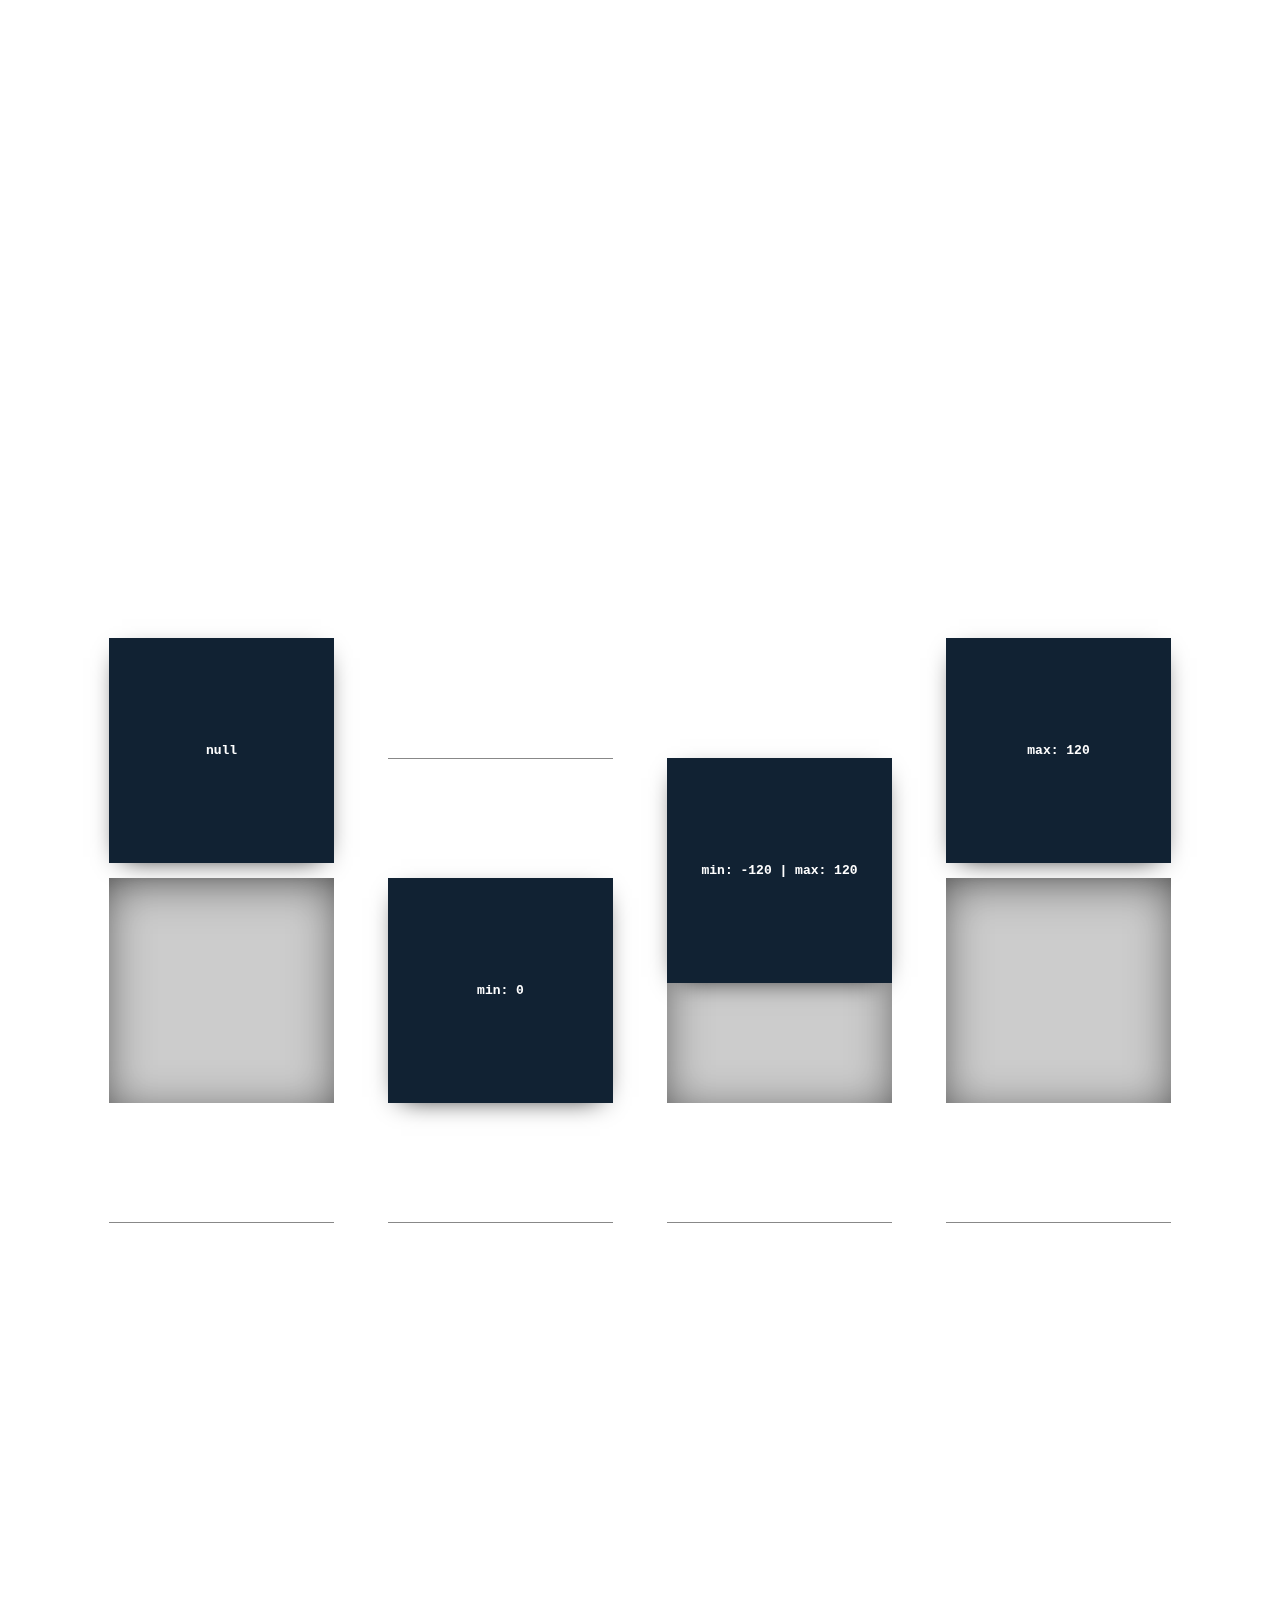
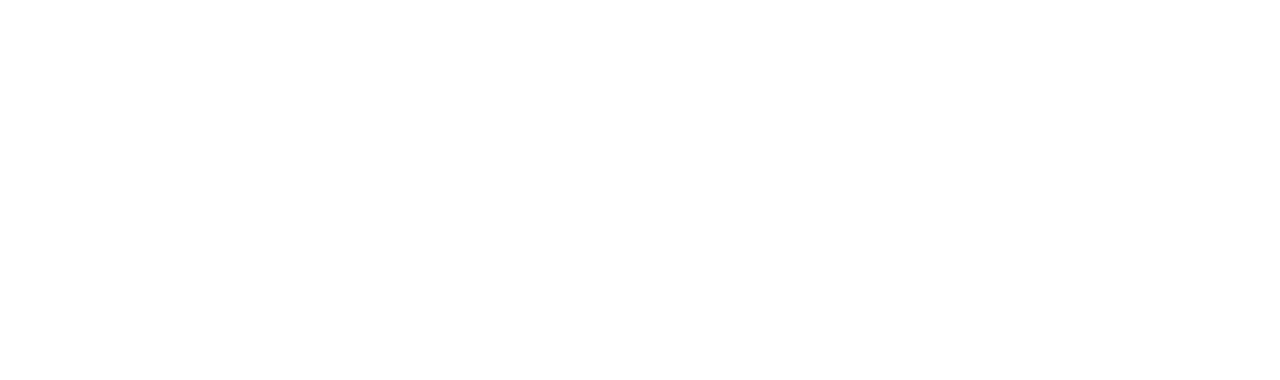
<file: rellax-master/rellax-master/tests/range.html>
<!DOCTYPE html>
<html lang="en">
<head>
	<meta charset="UTF-8">
	<meta name="viewport" content="width=device-width, initial-scale=1.0">
	<meta http-equiv="X-UA-Compatible" content="IE=edge">
	<title></title>

	<style>
		html, body {
			margin: 0; padding: 0;
			font-family: monospace;
			font-weight: bold;
		}

		.flex {
			display: flex;
			justify-content: center;
			align-items: center;
			height: 100vh; width: 100%;
			padding: 60vh 0;
		}

		.rellax-container {
			height: 25vmin; width: 25vmin;
			position: relative;
			background: #ccc;
			margin: 0 3vmin;
			box-shadow: inset 0 .5rem 4rem -1rem rgba(0,0,0,.8),
						0 -119px 0 #fff,
						0 -120px 0 #888,
						0 119px 0 #fff,
						0 120px 0 #888;
		}

		.rellax {
			background: #123;
			color: #fff;
			position: absolute;
			top: 0; left: 0;
			height: 100%; width: 100%;
			display: flex;
			justify-content: center;
			align-items: center;
			box-shadow: 0 .5rem 2rem -1rem rgba(0,0,0,1);
			will-change: transform;
		}
	</style>

</head>
<body>

	<div class="flex">
		<div class="rellax-container">
			<div class="rellax" data-rellax-speed="-5"> null </div>
		</div>
		<div class="rellax-container">
			<div class="rellax" data-rellax-speed="-5" data-rellax-min="0">min: 0</div>
		</div>
		<div class="rellax-container">
			<div class="rellax" data-rellax-speed="-5" data-rellax-min="-120" data-rellax-max="120">min: -120 | max: 120</div>
		</div>
		<div class="rellax-container">
			<div class="rellax" data-rellax-speed="-5" data-rellax-max="120">max: 120</div>
		</div>
	</div>

	<!-- Scripts -->
	<script src="../rellax.js"></script>
	<script>
		var rellax = new Rellax('.rellax', {center: true});
	</script>
</body>
</html>
</file>
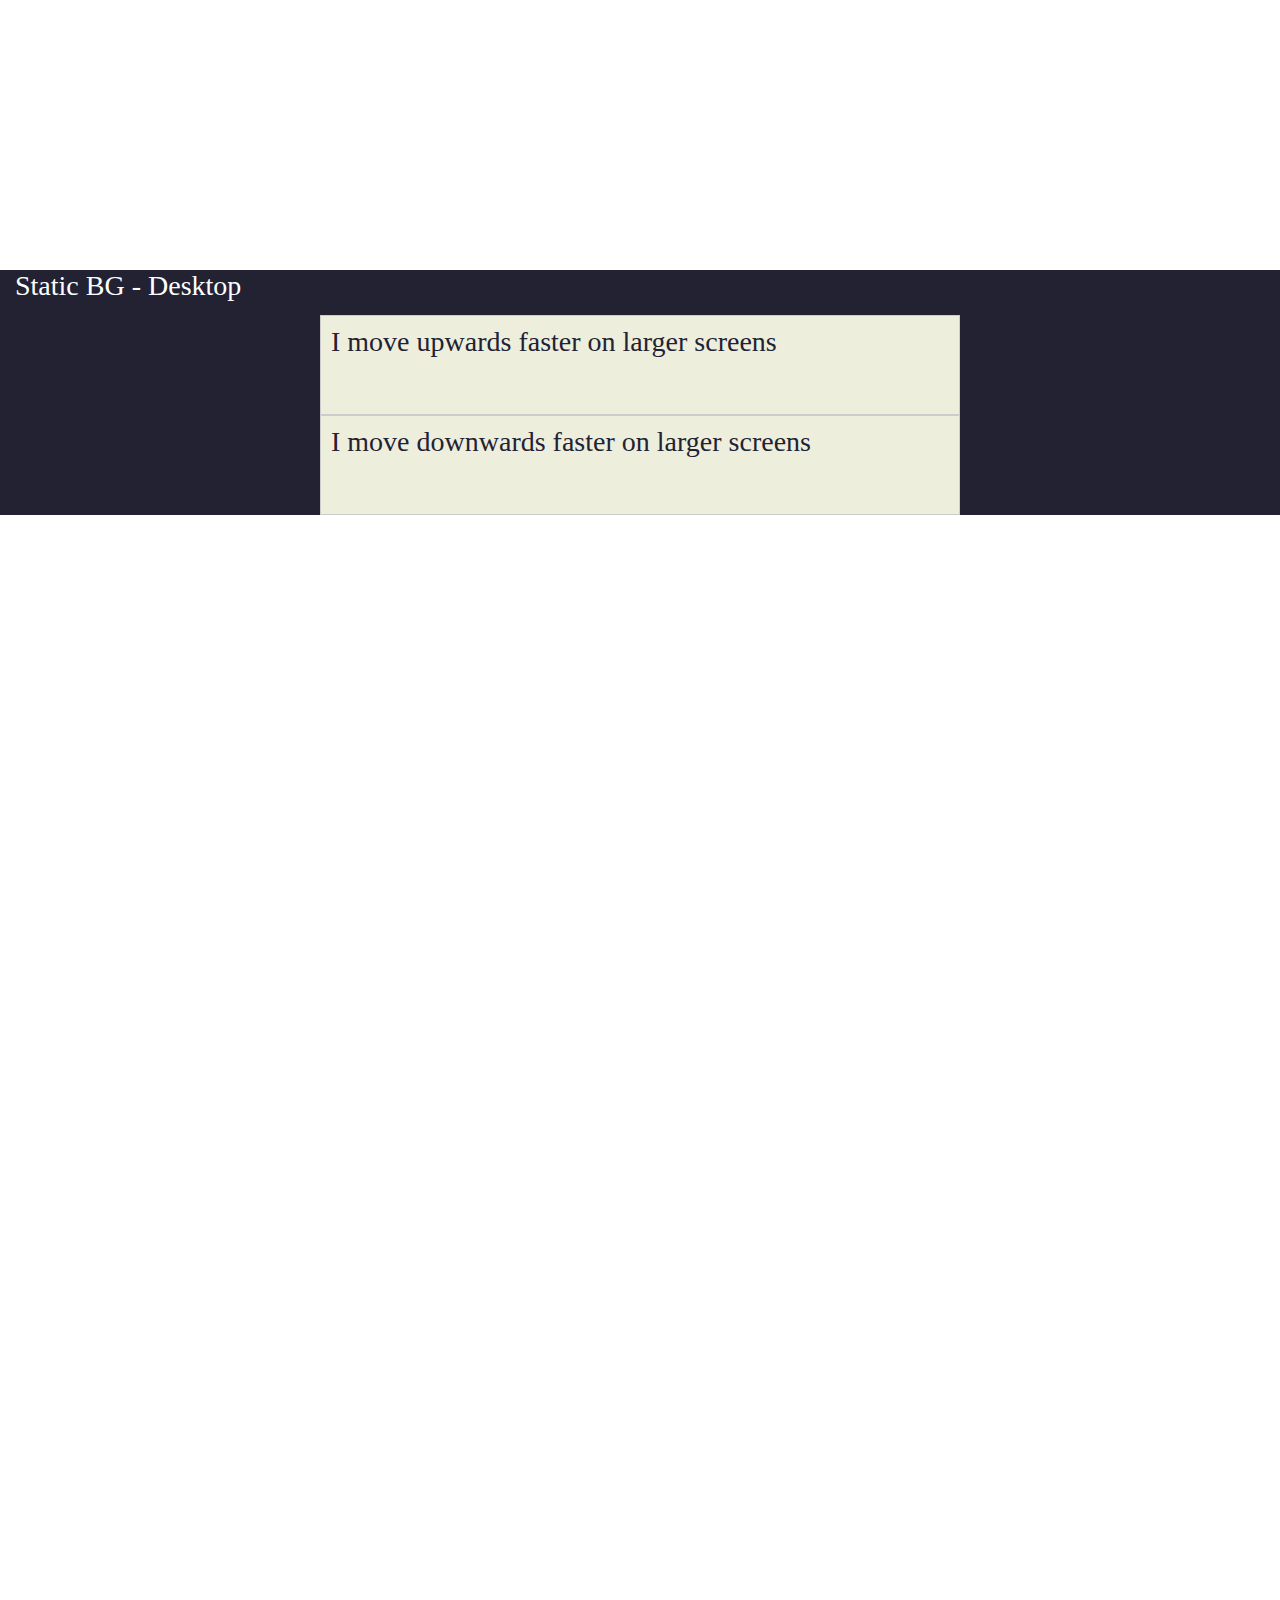
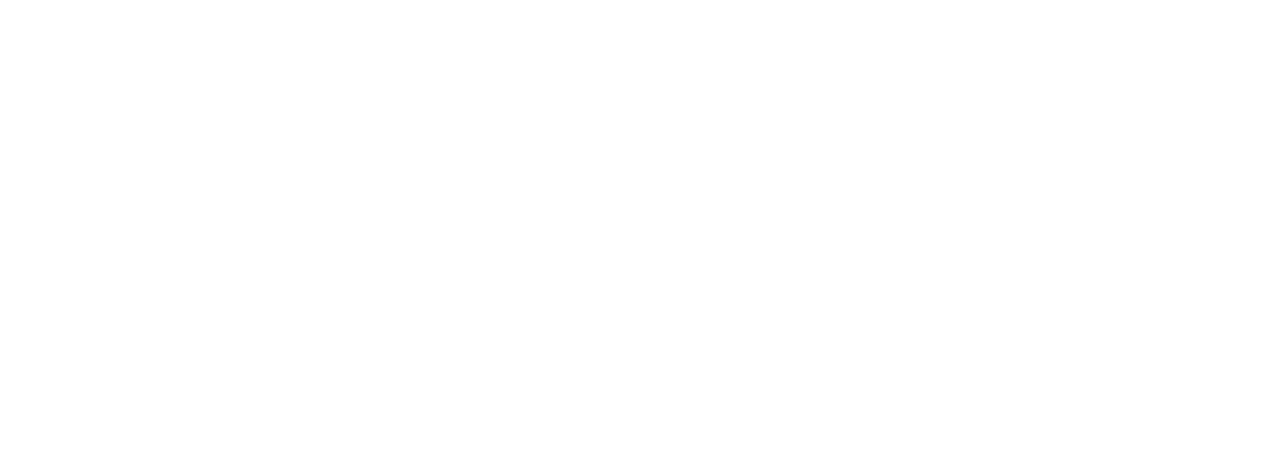
<file: rellax-master/rellax-master/tests/responsive-speeds.html>
<html lang="en">
  <head>
    <meta charset="UTF-8" />
    <meta name="viewport" content="width=device-width, initial-scale=1.0" />
    <meta http-equiv="X-UA-Compatible" content="IE=edge" />
    <title>Responsive Speeds</title>
    <style>
      html,
      body {
        color: #223;
        font-size: 21pt;
        margin: 0;
        padding: 0;
      }

      section {
        margin-top: 30vh;
        width: 100vw;
        height: 200vh;
        -webkit-box-flex: 1; /* OLD - iOS 6-, Safari 3.1-6 */
        -webkit-flex: 1; /* Safari 6.1+. iOS 7.1+, BB10 */
        -ms-flex: 1; /* IE 10 */
        flex: 1; /* NEW, Spec - Firefox, Chrome */
      }

      h4 {
        text-align: center;
      }

      .block {
        background: #223;
        position: relative;
        padding-top: 45px;
        width: 100%;
      }

      .block::before {
        content: "Static BG - Mobile";
        color: #fff;
        position: absolute;
        margin-left: 15px;
        top: 0;
      }

      @media screen and (min-width: 768px) {
        .block::before {
          content: "Static BG - Tablet";
        }
      }

      @media screen and (min-width: 1201px) {
        .block::before {
          content: "Static BG - Desktop";
        }
      }

      span {
        background: #eed;
        color: #223;
        text-align: left;
        padding: 10px;
        display: block;
        width: 50%;
        margin-left: 25%;
        min-height: 100px;
        box-sizing: border-box;
        border: 1px solid #ccc;
      }
    </style>
  </head>
  <body>
    <section>
      <div class="block">
        <span
          class="rellax"
          data-rellax-speed="-2"
          data-rellax-xs-speed="1"
          data-rellax-mobile-speed="3"
          data-rellax-tablet-speed="7"
          data-rellax-desktop-speed="10"
          >I move upwards faster on larger screens</span
        >
        <span
          class="rellax"
          data-rellax-speed="-2"
          data-rellax-xs-speed="-1"
          data-rellax-mobile-speed="-3"
          data-rellax-tablet-speed="-7"
          data-rellax-desktop-speed="-10"
          >I move downwards faster on larger screens</span
        >
      </div>
    </section>

    <!-- Scripts -->
    <script src="../rellax.js"></script>
    <script>
      var rellax = new Rellax(".rellax", {
        breakpoints: [200, 400, 600]
      });
    </script>
  </body>
</html>
</file>
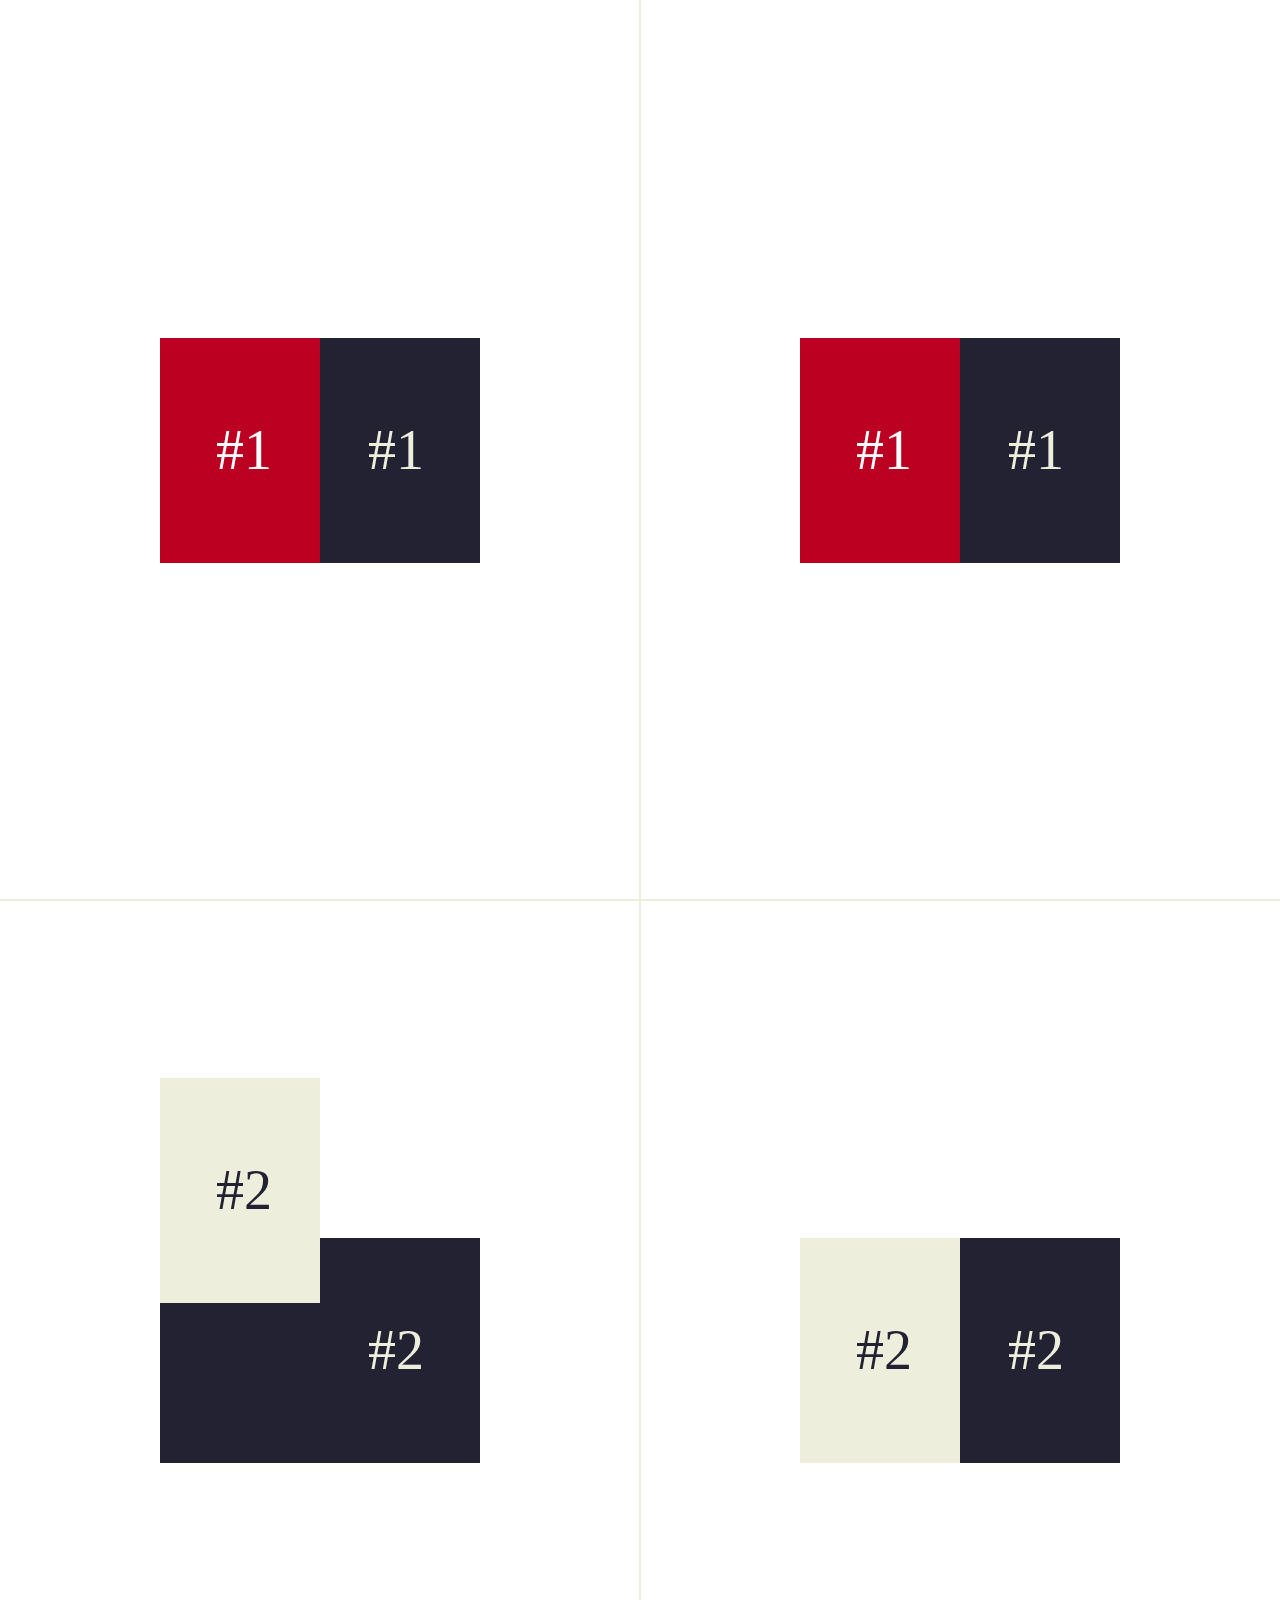
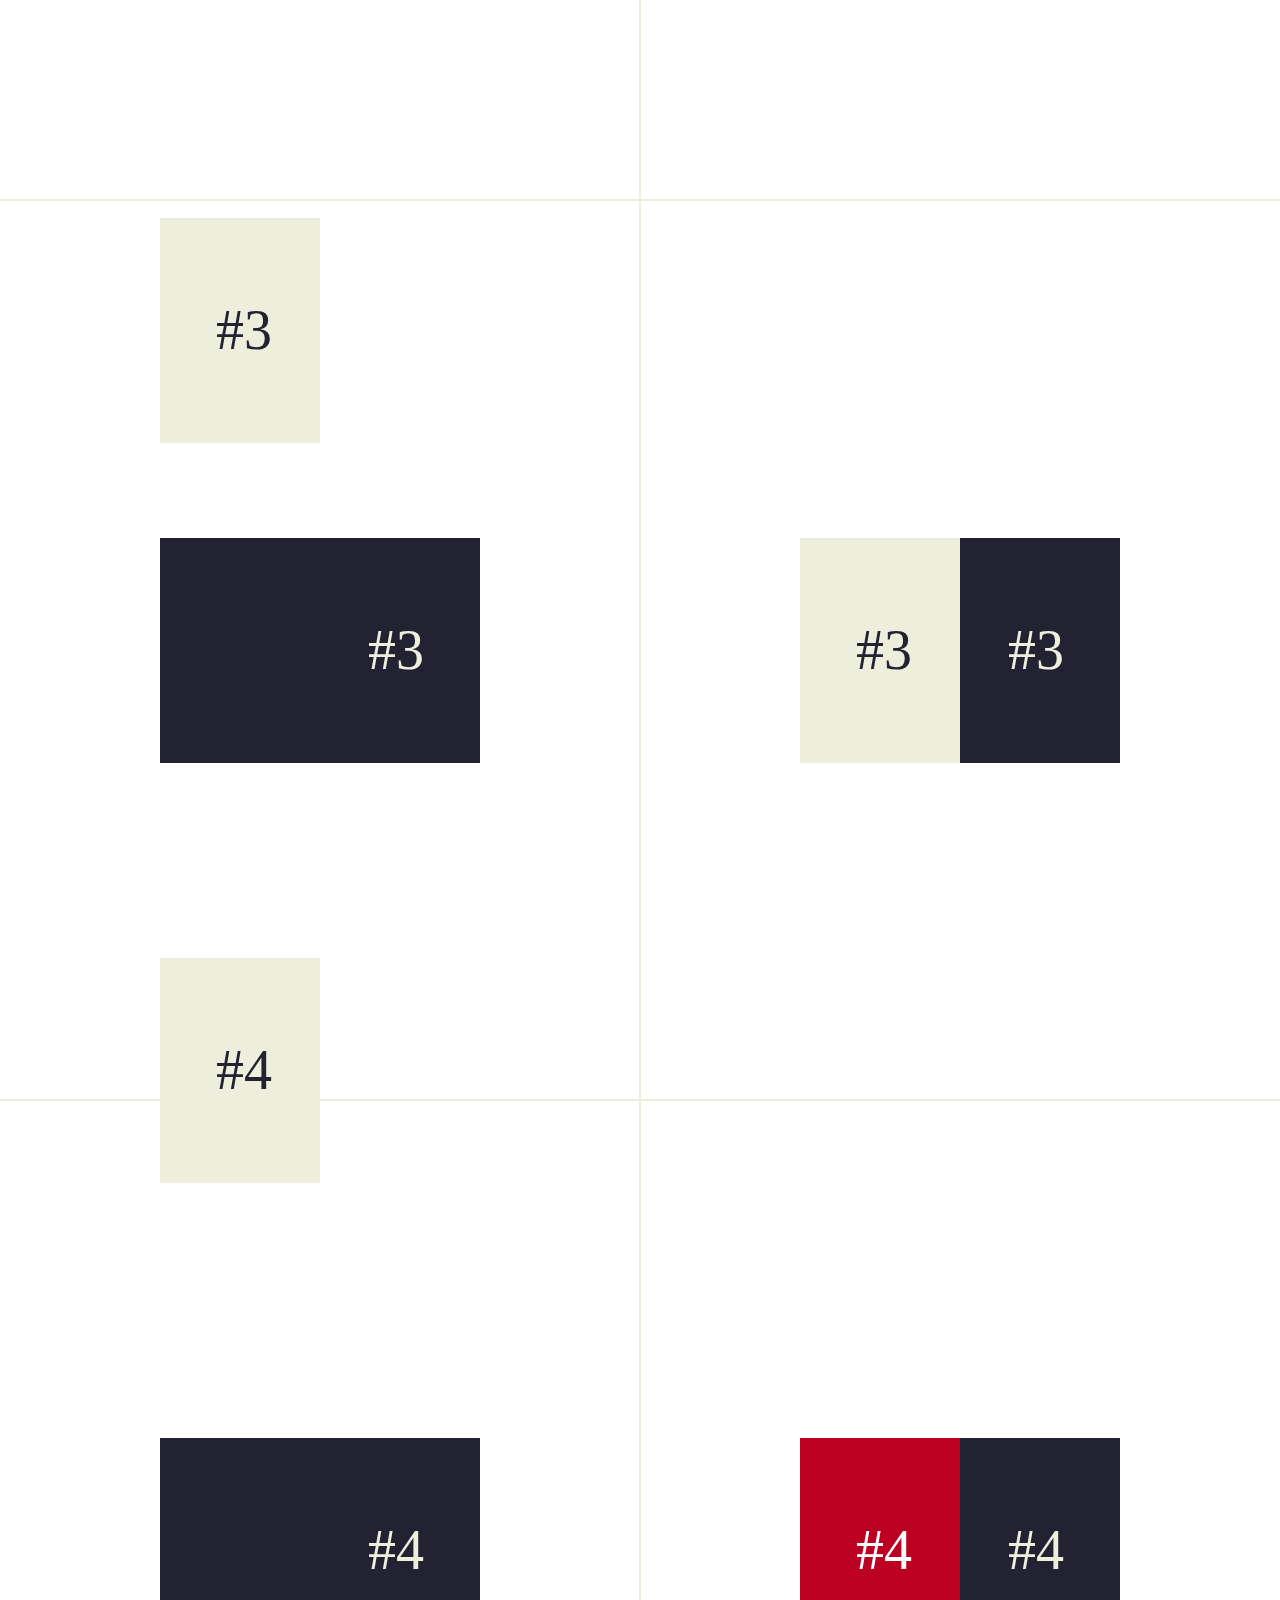
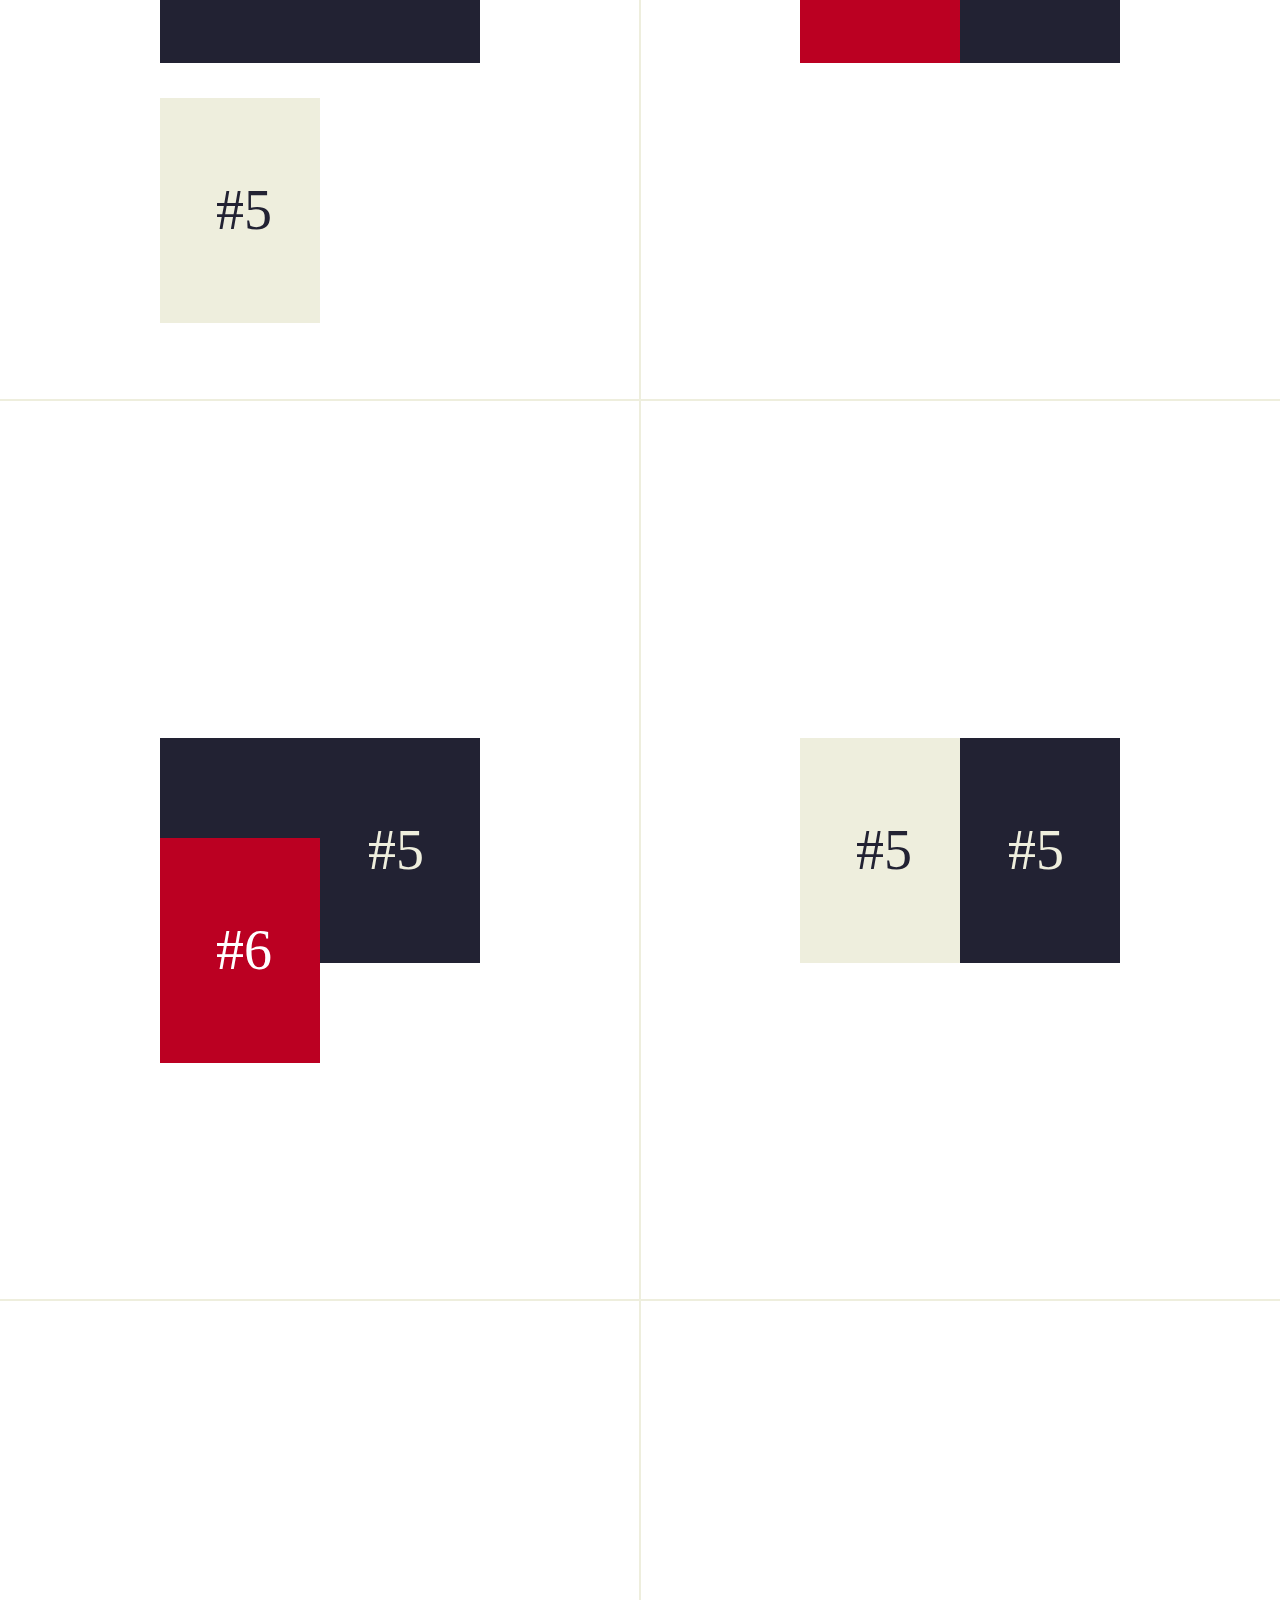
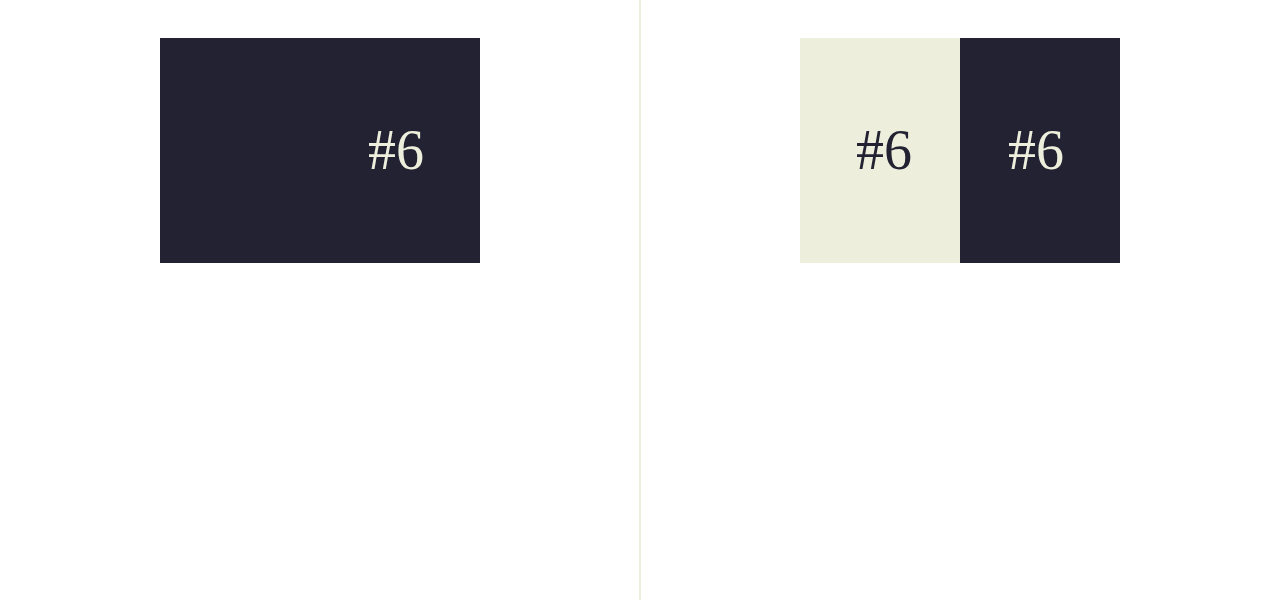
<file: rellax-master/rellax-master/tests/style.html>
<!DOCTYPE html>
<html lang="en">
<head>
	<meta charset="UTF-8">
	<meta name="viewport" content="width=device-width, initial-scale=1.0">
	<meta http-equiv="X-UA-Compatible" content="IE=edge">
	<title></title>
	<style>
		html, body{
			color: #223;
			font-size: 21pt;
			margin: 0; padding: 0;
		}
		nav{
			font-size: 21pt;
			line-height: 1.5em;
			position: fixed;
			bottom: 0; left: 0;
		}
		nav a{ color: inherit; }

		.col{
			text-align: center;
			width: 50%;
			float: left;
			box-sizing: border-box;
		}

		h4{ text-align: center;}

		.container{
			outline: 1px solid #eed;
			font-size: 42pt;
			padding: 37.5vh 12.5vw;
		}
		.block{
			background: #223;
			color: #eed;
			line-height: 25vh;
			text-align: right;
			padding: 0 42pt;
			position: relative;
		}
		span{
			background: #eed;
			color: #223;
			line-height: 25vh;
			text-align: left;
			padding: 0 42pt;
			display: block;
			width: 50%;
			position: absolute;
			top: 0; left: 0;
			box-sizing: border-box;
		}
	</style>
</head>
<body>
	<section>
		<div class="col">
<div id="21" class="container"><div class="block">#1<span class="rellax" data-rellax-percentage="0.5" style="background:#b02; color:#fff;">#1</span></div></div>
<div id="22" class="container"><div class="block">#2<span class="rellax" data-rellax-percentage="0.5">#2</span></div></div>
<div id="23" class="container"><div class="block">#3<span class="rellax" data-rellax-percentage="0.5">#3</span></div></div>
<div id="24" class="container"><div class="block">#4<span class="rellax" data-rellax-percentage="0.5">#4</span></div></div>
<div id="25" class="container"><div class="block">#5<span class="rellax" data-rellax-percentage="0.5">#5</span></div></div>
<div id="26" class="container"><div class="block">#6<span class="rellax" data-rellax-percentage="0.5" style="background:#b02; color:#fff;">#6</span></div></div>
		</div>
		<div class="col">
			<div id="21" class="container"><div class="block">#1<span class="rellax" style="background:#b02; color:#fff;">#1</span></div></div>
			<div id="22" class="container"><div class="block">#2<span class="rellax">#2</span></div></div>
			<div id="23" class="container"><div class="block">#3<span class="rellax">#3</span></div></div>
			<div id="24" class="container"><div class="block">#4<span class="rellax" style="background:#b02; color:#fff;">#4</span></div></div>
			<div id="25" class="container"><div class="block">#5<span class="rellax">#5</span></div></div>
			<div id="26" class="container"><div class="block">#6<span class="rellax">#6</span></div></div>
		</div>
	</section>

	<!-- Scripts -->
	<script src="../rellax.js"></script>
	<script>
		var rellax = new Rellax();
	</script>
</body>
</html>
</file>
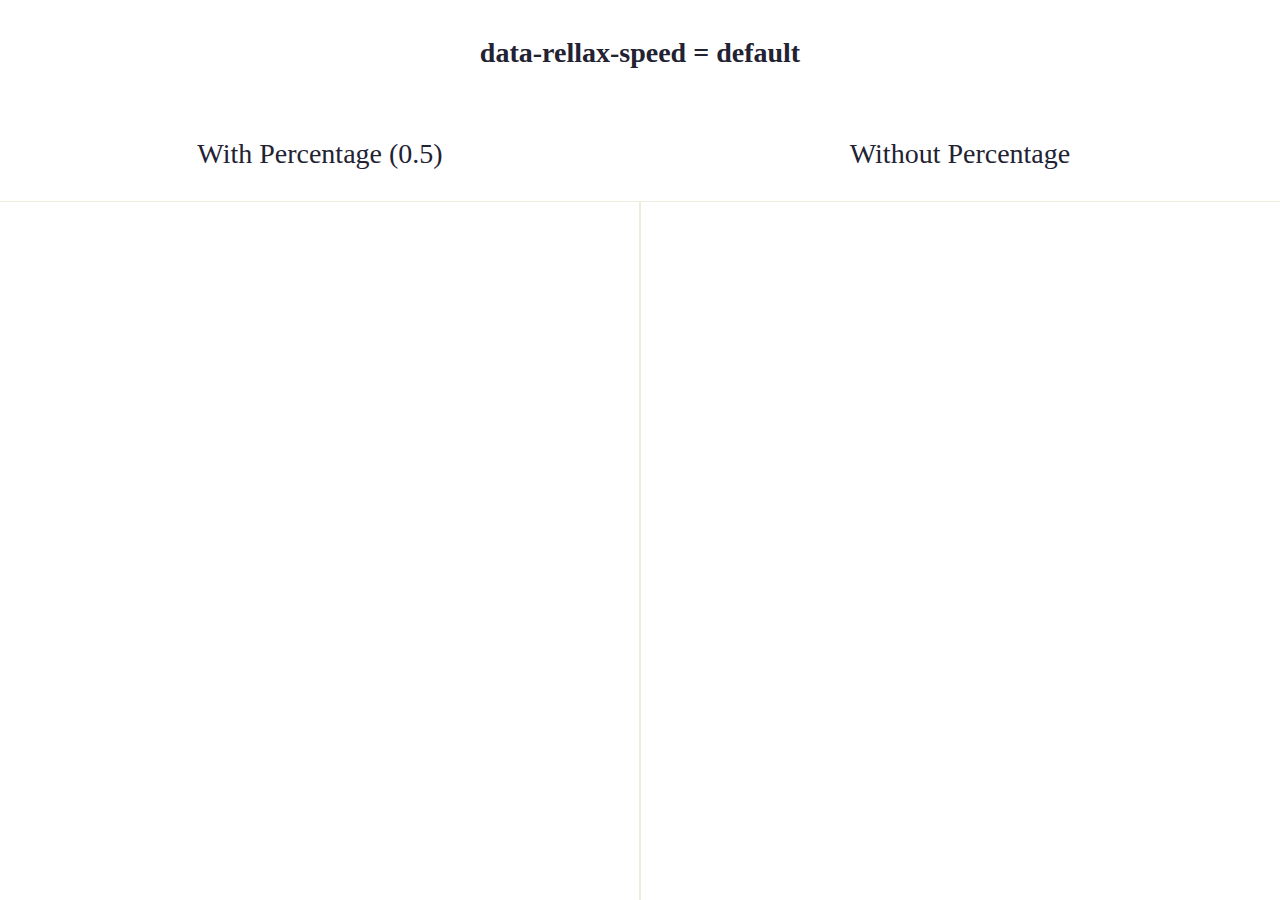
<file: rellax-master/rellax-master/tests/wrapper.html>
<!DOCTYPE html>
<html lang="en">
<head>
    <meta charset="UTF-8">
    <meta name="viewport" content="width=device-width, initial-scale=1.0">
    <meta http-equiv="X-UA-Compatible" content="IE=edge">
    <title></title>
    <style>
        html, body {
            color: #223;
            font-size: 21pt;
            margin: 0;
            padding: 0;
            width: 100%;
            height: 100%;
            min-height: 100%;
            position: relative;
        }

        .Layout__wrapper-container {
            position: absolute;
            width: 100%;
            height: 100%;
        }

        .Layout__wrapper {
            width: 100%;
            height: 100%;
            display: flex;
            flex-direction: column;
            overflow-y: auto;
            overflow-x: hidden;
            position: relative;
        }

        .Layout__main {
            padding: 0;
            margin: 0;
            display: flex;
            flex-wrap: wrap;
            align-content: space-between;
            position: relative;
            overflow-x: hidden;
            overflow-y: auto;
            flex-grow: 1;
            z-index: 1;
        }

        .page-content {
            max-width: 100vw;
            flex: 100%;
        }

        .col {
            text-align: center;
            width: 50%;
            float: left;
            box-sizing: border-box;
        }

        h4 {
            text-align: center;
        }

        .container {
            display: flex;
            align-items: center;
            outline: 1px solid #eed;
            font-size: 42pt;
            padding: 0 12.5vw;
            height: 200vh;
        }

        .block {
            background: #223;
            color: #eed;
            line-height: 25vh;
            text-align: right;
            margin-top: 20vh;
            height: 200px;
            width: 400px;
            position: relative;
        }

        span {
            background: #eed;
            color: #223;
            line-height: 25vh;
            text-align: left;
            padding: 0 42pt;
            display: block;
            width: 50%;
            position: absolute;
            top: 0;
            left: 0;
            box-sizing: border-box;
        }
    </style>
</head>
<body>
    <div class="Layout__wrapper-container">
        <div class="Layout__wrapper">
            <!-- Here can be fixed header -->
            <main class="Layout__main">
                <div class="page-content">
                    <h4>data-rellax-speed = default</h4>
                        <section>
                            <div class="col">
                                <br>With Percentage (0.5) <br><br>
                                <div class="container">
                                    <div class="block">
                                        #1<span class="rellax" data-rellax-percentage="0.5">#1</span>
                                    </div>
                                </div>
                                <div class="container">
                                    <div class="block">
                                        #2<span class="rellax" data-rellax-percentage="0.5">#2</span>
                                    </div>
                                </div>
                                <div class="container">
                                    <div class="block">
                                        #3<span class="rellax" data-rellax-percentage="0.5">#3</span>
                                    </div>
                                </div>
                                <div class="container">
                                    <div class="block">
                                        #4<span class="rellax" data-rellax-percentage="0.5" style="transition: transform 10s cubic-bezier(0,1,.5,1);">#4</span>
                                    </div>
                                </div>
                                <div class="container">
                                    <div class="block">
                                        #5<span class="rellax" data-rellax-percentage="0.5" style="transition: transform 10s cubic-bezier(0,1,.5,1);">#5</span>
                                    </div>
                                </div>
                                <div class="container">
                                    <div class="block">
                                        #6<span class="rellax" data-rellax-percentage="0.5" style="transition: transform 10s cubic-bezier(0,1,.5,1);">#6</span>
                                    </div>
                                </div>
                            </div>
                            <div class="col">
                                <br>Without Percentage <br><br>
                                <div class="container">
                                    <div class="block">
                                        #1<span class="rellax" style="transition: transform 10s cubic-bezier(0,1,.5,1);">#1</span>
                                    </div>
                                </div>
                                <div class="container">
                                    <div class="block">
                                        #2<span class="rellax" style="transition: transform 10s cubic-bezier(0,1,.5,1);">#2</span>
                                    </div>
                                </div>
                                <div class="container">
                                    <div class="block">
                                        #3<span class="rellax" style="transition: transform 10s cubic-bezier(0,1,.5,1);">#3</span>
                                    </div>
                                </div>
                                <div class="container">
                                    <div class="block">
                                        #4<span class="rellax">#4</span>
                                    </div>
                                </div>
                                <div class="container">
                                    <div class="block">
                                        #5<span class="rellax">#5</span>
                                    </div>
                                </div>
                                <div class="container">
                                    <div class="block">
                                        #6<span class="rellax">#6</span>
                                    </div>
                                </div>
                            </div>
                        </section>
                    </div>
                </div>
            </main>
            <!-- Here can be fixed footer -->
        </div>
    </div>

    <!-- Scripts -->
    <script src="../rellax.js"></script>
    <script>
        var rellax = new Rellax('.rellax', {
            center: true,
            wrapper: document.querySelector('.Layout__main') // or '.Layout__main'
        });
    </script>
</body>
</html>
</file>
<file: styles/grid.css>
/*
* Prefixed by https://autoprefixer.github.io
* PostCSS: v7.0.29,
* Autoprefixer: v9.7.6
* Browsers: last 2 versions
*/

.container {
    width: 100%;
    margin-right: auto;
    margin-left: auto;
    padding-right: 25px;
    padding-left: 25px;
    position: relative;
    overflow-x: hidden;
}

@media only screen and (min-width: 576px) {
    .container {
        max-width: 576px;
    }
}

@media only screen and (min-width: 768px) {
    .container {
        max-width: 914px;
    }
}

@media only screen and (min-width: 992px) {
    .container {
        max-width: 992px;
    }
}

@media only screen and (min-width: 1200px) {
    .container {
        max-width: 900px;
    }
}

.row {
    display: -webkit-box;
    display: -ms-flexbox;
    display: flex;
    -ms-flex-wrap: wrap;
    flex-wrap: wrap;
    margin-right: -25px;
    margin-left: -25px;
}

.col {
    max-width: 100%;
    -webkit-box-flex: 1;
    -ms-flex-positive: 1;
    flex-grow: 1;
}

.col-1 {
    max-width: 8.33333%;
    -webkit-box-flex: 0;
    -ms-flex-positive: 0;
    flex-grow: 0;
    -ms-flex-negative: 0;
    flex-shrink: 0;
    -ms-flex-preferred-size: 8.33333%;
    flex-basis: 8.33333%;
}

.col-2 {
    max-width: 16.66666%;
    -webkit-box-flex: 0;
    -ms-flex-positive: 0;
    flex-grow: 0;
    -ms-flex-negative: 0;
    flex-shrink: 0;
    -ms-flex-preferred-size: 16.66666%;
    flex-basis: 16.66666%;
}

.col-3 {
    max-width: 25%;
    -webkit-box-flex: 0;
    -ms-flex-positive: 0;
    flex-grow: 0;
    -ms-flex-negative: 0;
    flex-shrink: 0;
    -ms-flex-preferred-size: 25%;
    flex-basis: 25%;
}

.col-4 {
    max-width: 33.33333%;
    -webkit-box-flex: 0;
    -ms-flex-positive: 0;
    flex-grow: 0;
    -ms-flex-negative: 0;
    flex-shrink: 0;
    -ms-flex-preferred-size: 33.33333%;
    flex-basis: 33.33333%;
}

.col-5 {
    max-width: 41.66666%;
    -webkit-box-flex: 0;
    -ms-flex-positive: 0;
    flex-grow: 0;
    -ms-flex-negative: 0;
    flex-shrink: 0;
    -ms-flex-preferred-size: 41.66666%;
    flex-basis: 41.66666%;
}

.col-6 {
    max-width: 50%;
    -webkit-box-flex: 0;
    -ms-flex-positive: 0;
    flex-grow: 0;
    -ms-flex-negative: 0;
    flex-shrink: 0;
    -ms-flex-preferred-size: 50%;
    flex-basis: 50%;
}

.col-7 {
    max-width: 58.33333%;
    -webkit-box-flex: 0;
    -ms-flex-positive: 0;
    flex-grow: 0;
    -ms-flex-negative: 0;
    flex-shrink: 0;
    -ms-flex-preferred-size: 58.33333%;
    flex-basis: 58.33333%;
}

.col-8 {
    max-width: 66.66666%;
    -webkit-box-flex: 0;
    -ms-flex-positive: 0;
    flex-grow: 0;
    -ms-flex-negative: 0;
    flex-shrink: 0;
    -ms-flex-preferred-size: 66.66666%;
    flex-basis: 66.66666%;
}

.col-9 {
    max-width: 75%;
    -webkit-box-flex: 0;
    -ms-flex-positive: 0;
    flex-grow: 0;
    -ms-flex-negative: 0;
    flex-shrink: 0;
    -ms-flex-preferred-size: 75%;
    flex-basis: 75%;
}

.col-10 {
    max-width: 83.33332%;
    -webkit-box-flex: 0;
    -ms-flex-positive: 0;
    flex-grow: 0;
    -ms-flex-negative: 0;
    flex-shrink: 0;
    -ms-flex-preferred-size: 83.33332%;
    flex-basis: 83.33332%;
}

.col-11 {
    max-width: 91.66665%;
    -webkit-box-flex: 0;
    -ms-flex-positive: 0;
    flex-grow: 0;
    -ms-flex-negative: 0;
    flex-shrink: 0;
    -ms-flex-preferred-size: 91.66665%;
    flex-basis: 91.66665%;
}

.col-12 {
    max-width: 100%;
    -webkit-box-flex: 0;
    -ms-flex-positive: 0;
    flex-grow: 0;
    -ms-flex-negative: 0;
    flex-shrink: 0;
    -ms-flex-preferred-size: 100%;
    flex-basis: 100%;
}

@media only screen and (min-width: 576px) {
    .col-sm-1 {
        max-width: 8.33333%;
        -webkit-box-flex: 0;
        -ms-flex-positive: 0;
        flex-grow: 0;
        -ms-flex-negative: 0;
        flex-shrink: 0;
        -ms-flex-preferred-size: 8.33333%;
        flex-basis: 8.33333%;
    }
    .col-sm-2 {
        max-width: 16.66666%;
        -webkit-box-flex: 0;
        -ms-flex-positive: 0;
        flex-grow: 0;
        -ms-flex-negative: 0;
        flex-shrink: 0;
        -ms-flex-preferred-size: 16.66666%;
        flex-basis: 16.66666%;
    }
    .col-sm-3 {
        max-width: 25%;
        -webkit-box-flex: 0;
        -ms-flex-positive: 0;
        flex-grow: 0;
        -ms-flex-negative: 0;
        flex-shrink: 0;
        -ms-flex-preferred-size: 25%;
        flex-basis: 25%;
    }
    .col-sm-4 {
        max-width: 33.33333%;
        -webkit-box-flex: 0;
        -ms-flex-positive: 0;
        flex-grow: 0;
        -ms-flex-negative: 0;
        flex-shrink: 0;
        -ms-flex-preferred-size: 33.33333%;
        flex-basis: 33.33333%;
    }
    .col-sm-5 {
        max-width: 41.66666%;
        -webkit-box-flex: 0;
        -ms-flex-positive: 0;
        flex-grow: 0;
        -ms-flex-negative: 0;
        flex-shrink: 0;
        -ms-flex-preferred-size: 41.66666%;
        flex-basis: 41.66666%;
    }
    .col-sm-6 {
        max-width: 50%;
        -webkit-box-flex: 0;
        -ms-flex-positive: 0;
        flex-grow: 0;
        -ms-flex-negative: 0;
        flex-shrink: 0;
        -ms-flex-preferred-size: 50%;
        flex-basis: 50%;
    }
    .col-sm-7 {
        max-width: 58.33333%;
        -webkit-box-flex: 0;
        -ms-flex-positive: 0;
        flex-grow: 0;
        -ms-flex-negative: 0;
        flex-shrink: 0;
        -ms-flex-preferred-size: 58.33333%;
        flex-basis: 58.33333%;
    }
    .col-sm-8 {
        max-width: 66.66666%;
        -webkit-box-flex: 0;
        -ms-flex-positive: 0;
        flex-grow: 0;
        -ms-flex-negative: 0;
        flex-shrink: 0;
        -ms-flex-preferred-size: 66.66666%;
        flex-basis: 66.66666%;
    }
    .col-sm-9 {
        max-width: 75%;
        -webkit-box-flex: 0;
        -ms-flex-positive: 0;
        flex-grow: 0;
        -ms-flex-negative: 0;
        flex-shrink: 0;
        -ms-flex-preferred-size: 75%;
        flex-basis: 75%;
    }
    .col-sm-10 {
        max-width: 83.33332%;
        -webkit-box-flex: 0;
        -ms-flex-positive: 0;
        flex-grow: 0;
        -ms-flex-negative: 0;
        flex-shrink: 0;
        -ms-flex-preferred-size: 83.33332%;
        flex-basis: 83.33332%;
    }
    .col-sm-11 {
        max-width: 91.66665%;
        -webkit-box-flex: 0;
        -ms-flex-positive: 0;
        flex-grow: 0;
        -ms-flex-negative: 0;
        flex-shrink: 0;
        -ms-flex-preferred-size: 91.66665%;
        flex-basis: 91.66665%;
    }
    .col-sm-12 {
        max-width: 100%;
        -webkit-box-flex: 0;
        -ms-flex-positive: 0;
        flex-grow: 0;
        -ms-flex-negative: 0;
        flex-shrink: 0;
        -ms-flex-preferred-size: 100%;
        flex-basis: 100%;
    }
}

@media only screen and (min-width: 768px) {
    .col-md-1 {
        max-width: 8.33333%;
        -webkit-box-flex: 0;
        -ms-flex-positive: 0;
        flex-grow: 0;
        -ms-flex-negative: 0;
        flex-shrink: 0;
        -ms-flex-preferred-size: 8.33333%;
        flex-basis: 8.33333%;
    }
    .col-md-2 {
        max-width: 16.66666%;
        -webkit-box-flex: 0;
        -ms-flex-positive: 0;
        flex-grow: 0;
        -ms-flex-negative: 0;
        flex-shrink: 0;
        -ms-flex-preferred-size: 16.66666%;
        flex-basis: 16.66666%;
    }
    .col-md-3 {
        max-width: 25%;
        -webkit-box-flex: 0;
        -ms-flex-positive: 0;
        flex-grow: 0;
        -ms-flex-negative: 0;
        flex-shrink: 0;
        -ms-flex-preferred-size: 25%;
        flex-basis: 25%;
    }
    .col-md-4 {
        max-width: 33.33333%;
        -webkit-box-flex: 0;
        -ms-flex-positive: 0;
        flex-grow: 0;
        -ms-flex-negative: 0;
        flex-shrink: 0;
        -ms-flex-preferred-size: 33.33333%;
        flex-basis: 33.33333%;
    }
    .col-md-5 {
        max-width: 41.66666%;
        -webkit-box-flex: 0;
        -ms-flex-positive: 0;
        flex-grow: 0;
        -ms-flex-negative: 0;
        flex-shrink: 0;
        -ms-flex-preferred-size: 41.66666%;
        flex-basis: 41.66666%;
    }
    .col-md-6 {
        max-width: 50%;
        -webkit-box-flex: 0;
        -ms-flex-positive: 0;
        flex-grow: 0;
        -ms-flex-negative: 0;
        flex-shrink: 0;
        -ms-flex-preferred-size: 50%;
        flex-basis: 50%;
    }
    .col-md-7 {
        max-width: 58.33333%;
        -webkit-box-flex: 0;
        -ms-flex-positive: 0;
        flex-grow: 0;
        -ms-flex-negative: 0;
        flex-shrink: 0;
        -ms-flex-preferred-size: 58.33333%;
        flex-basis: 58.33333%;
    }
    .col-md-8 {
        max-width: 66.66666%;
        -webkit-box-flex: 0;
        -ms-flex-positive: 0;
        flex-grow: 0;
        -ms-flex-negative: 0;
        flex-shrink: 0;
        -ms-flex-preferred-size: 66.66666%;
        flex-basis: 66.66666%;
    }
    .col-md-9 {
        max-width: 75%;
        -webkit-box-flex: 0;
        -ms-flex-positive: 0;
        flex-grow: 0;
        -ms-flex-negative: 0;
        flex-shrink: 0;
        -ms-flex-preferred-size: 75%;
        flex-basis: 75%;
    }
    .col-md-10 {
        max-width: 83.33332%;
        -webkit-box-flex: 0;
        -ms-flex-positive: 0;
        flex-grow: 0;
        -ms-flex-negative: 0;
        flex-shrink: 0;
        -ms-flex-preferred-size: 83.33332%;
        flex-basis: 83.33332%;
    }
    .col-md-11 {
        max-width: 91.66665%;
        -webkit-box-flex: 0;
        -ms-flex-positive: 0;
        flex-grow: 0;
        -ms-flex-negative: 0;
        flex-shrink: 0;
        -ms-flex-preferred-size: 91.66665%;
        flex-basis: 91.66665%;
    }
    .col-md-12 {
        max-width: 100%;
        -webkit-box-flex: 0;
        -ms-flex-positive: 0;
        flex-grow: 0;
        -ms-flex-negative: 0;
        flex-shrink: 0;
        -ms-flex-preferred-size: 100%;
        flex-basis: 100%;
    }
}

@media only screen and (min-width: 992px) {
    .col-lg-1 {
        max-width: 8.33333%;
        -webkit-box-flex: 0;
        -ms-flex-positive: 0;
        flex-grow: 0;
        -ms-flex-negative: 0;
        flex-shrink: 0;
        -ms-flex-preferred-size: 8.33333%;
        flex-basis: 8.33333%;
    }
    .col-lg-2 {
        max-width: 16.66666%;
        -webkit-box-flex: 0;
        -ms-flex-positive: 0;
        flex-grow: 0;
        -ms-flex-negative: 0;
        flex-shrink: 0;
        -ms-flex-preferred-size: 16.66666%;
        flex-basis: 16.66666%;
    }
    .col-lg-3 {
        max-width: 25%;
        -webkit-box-flex: 0;
        -ms-flex-positive: 0;
        flex-grow: 0;
        -ms-flex-negative: 0;
        flex-shrink: 0;
        -ms-flex-preferred-size: 25%;
        flex-basis: 25%;
    }
    .col-lg-4 {
        max-width: 33.33333%;
        -webkit-box-flex: 0;
        -ms-flex-positive: 0;
        flex-grow: 0;
        -ms-flex-negative: 0;
        flex-shrink: 0;
        -ms-flex-preferred-size: 33.33333%;
        flex-basis: 33.33333%;
    }
    .col-lg-5 {
        max-width: 41.66666%;
        -webkit-box-flex: 0;
        -ms-flex-positive: 0;
        flex-grow: 0;
        -ms-flex-negative: 0;
        flex-shrink: 0;
        -ms-flex-preferred-size: 41.66666%;
        flex-basis: 41.66666%;
    }
    .col-lg-6 {
        max-width: 50%;
        -webkit-box-flex: 0;
        -ms-flex-positive: 0;
        flex-grow: 0;
        -ms-flex-negative: 0;
        flex-shrink: 0;
        -ms-flex-preferred-size: 50%;
        flex-basis: 50%;
    }
    .col-lg-7 {
        max-width: 58.33333%;
        -webkit-box-flex: 0;
        -ms-flex-positive: 0;
        flex-grow: 0;
        -ms-flex-negative: 0;
        flex-shrink: 0;
        -ms-flex-preferred-size: 58.33333%;
        flex-basis: 58.33333%;
    }
    .col-lg-8 {
        max-width: 66.66666%;
        -webkit-box-flex: 0;
        -ms-flex-positive: 0;
        flex-grow: 0;
        -ms-flex-negative: 0;
        flex-shrink: 0;
        -ms-flex-preferred-size: 66.66666%;
        flex-basis: 66.66666%;
    }
    .col-lg-9 {
        max-width: 75%;
        -webkit-box-flex: 0;
        -ms-flex-positive: 0;
        flex-grow: 0;
        -ms-flex-negative: 0;
        flex-shrink: 0;
        -ms-flex-preferred-size: 75%;
        flex-basis: 75%;
    }
    .col-lg-10 {
        max-width: 83.33332%;
        -webkit-box-flex: 0;
        -ms-flex-positive: 0;
        flex-grow: 0;
        -ms-flex-negative: 0;
        flex-shrink: 0;
        -ms-flex-preferred-size: 83.33332%;
        flex-basis: 83.33332%;
    }
    .col-lg-11 {
        max-width: 91.66665%;
        -webkit-box-flex: 0;
        -ms-flex-positive: 0;
        flex-grow: 0;
        -ms-flex-negative: 0;
        flex-shrink: 0;
        -ms-flex-preferred-size: 91.66665%;
        flex-basis: 91.66665%;
    }
    .col-lg-12 {
        max-width: 100%;
        -webkit-box-flex: 0;
        -ms-flex-positive: 0;
        flex-grow: 0;
        -ms-flex-negative: 0;
        flex-shrink: 0;
        -ms-flex-preferred-size: 100%;
        flex-basis: 100%;
    }
}

@media only screen and (min-width: 1200px) {
    .col-xl-1 {
        max-width: 8.33333%;
        -webkit-box-flex: 0;
        -ms-flex-positive: 0;
        flex-grow: 0;
        -ms-flex-negative: 0;
        flex-shrink: 0;
        -ms-flex-preferred-size: 8.33333%;
        flex-basis: 8.33333%;
    }
    .col-xl-2 {
        max-width: 16.66666%;
        -webkit-box-flex: 0;
        -ms-flex-positive: 0;
        flex-grow: 0;
        -ms-flex-negative: 0;
        flex-shrink: 0;
        -ms-flex-preferred-size: 16.66666%;
        flex-basis: 16.66666%;
    }
    .col-xl-3 {
        max-width: 25%;
        -webkit-box-flex: 0;
        -ms-flex-positive: 0;
        flex-grow: 0;
        -ms-flex-negative: 0;
        flex-shrink: 0;
        -ms-flex-preferred-size: 25%;
        flex-basis: 25%;
    }
    .col-xl-4 {
        max-width: 33.33333%;
        -webkit-box-flex: 0;
        -ms-flex-positive: 0;
        flex-grow: 0;
        -ms-flex-negative: 0;
        flex-shrink: 0;
        -ms-flex-preferred-size: 33.33333%;
        flex-basis: 33.33333%;
    }
    .col-xl-5 {
        max-width: 41.66666%;
        -webkit-box-flex: 0;
        -ms-flex-positive: 0;
        flex-grow: 0;
        -ms-flex-negative: 0;
        flex-shrink: 0;
        -ms-flex-preferred-size: 41.66666%;
        flex-basis: 41.66666%;
    }
    .col-xl-6 {
        max-width: 50%;
        -webkit-box-flex: 0;
        -ms-flex-positive: 0;
        flex-grow: 0;
        -ms-flex-negative: 0;
        flex-shrink: 0;
        -ms-flex-preferred-size: 50%;
        flex-basis: 50%;
    }
    .col-xl-7 {
        max-width: 58.33333%;
        -webkit-box-flex: 0;
        -ms-flex-positive: 0;
        flex-grow: 0;
        -ms-flex-negative: 0;
        flex-shrink: 0;
        -ms-flex-preferred-size: 58.33333%;
        flex-basis: 58.33333%;
    }
    .col-xl-8 {
        max-width: 66.66666%;
        -webkit-box-flex: 0;
        -ms-flex-positive: 0;
        flex-grow: 0;
        -ms-flex-negative: 0;
        flex-shrink: 0;
        -ms-flex-preferred-size: 66.66666%;
        flex-basis: 66.66666%;
    }
    .col-xl-9 {
        max-width: 75%;
        -webkit-box-flex: 0;
        -ms-flex-positive: 0;
        flex-grow: 0;
        -ms-flex-negative: 0;
        flex-shrink: 0;
        -ms-flex-preferred-size: 75%;
        flex-basis: 75%;
    }
    .col-xl-10 {
        max-width: 83.33332%;
        -webkit-box-flex: 0;
        -ms-flex-positive: 0;
        flex-grow: 0;
        -ms-flex-negative: 0;
        flex-shrink: 0;
        -ms-flex-preferred-size: 83.33332%;
        flex-basis: 83.33332%;
    }
    .col-xl-11 {
        max-width: 91.66665%;
        -webkit-box-flex: 0;
        -ms-flex-positive: 0;
        flex-grow: 0;
        -ms-flex-negative: 0;
        flex-shrink: 0;
        -ms-flex-preferred-size: 91.66665%;
        flex-basis: 91.66665%;
    }
    .col-xl-12 {
        max-width: 100%;
        -webkit-box-flex: 0;
        -ms-flex-positive: 0;
        flex-grow: 0;
        -ms-flex-negative: 0;
        flex-shrink: 0;
        -ms-flex-preferred-size: 100%;
        flex-basis: 100%;
    }
}

.col,
.col-1,
.col-2,
.col-3,
.col-4,
.col-5,
.col-6,
.col-7,
.col-8,
.col-9,
.col-10,
.col-11,
.col-12,
.col-sm-1,
.col-sm-2,
.col-sm-3,
.col-sm-4,
.col-sm-5,
.col-sm-6,
.col-sm-7,
.col-sm-8,
.col-sm-9,
.col-sm-10,
.col-sm-11,
.col-sm-12,
.col-md-1,
.col-md-2,
.col-md-3,
.col-md-4,
.col-md-5,
.col-md-6,
.col-md-7,
.col-md-8,
.col-md-9,
.col-md-10,
.col-md-11,
.col-md-12,
.col-lg-1,
.col-lg-2,
.col-lg-3,
.col-lg-4,
.col-lg-5,
.col-lg-6,
.col-lg-7,
.col-lg-8,
.col-lg-9,
.col-lg-10,
.col-lg-11,
.col-lg-12,
.col-xl-1,
.col-xl-2,
.col-xl-3,
.col-xl-4,
.col-xl-5,
.col-xl-6,
.col-xl-7,
.col-xl-8,
.col-xl-9,
.col-xl-10,
.col-xl-11,
.col-xl-12 {
    width: 100%;
    padding-right: 25px;
    padding-left: 25px;
}
</file>
<file: styles/fonts.css>
@font-face {
    font-family: 'vazir';
    src: url('../fonts/vazir.eot') format('eot'), url('../fonts/vazir.ttf') format('ttf'), url('../fonts/vazir.woff2') format('woff2'), url('../fonts/vazir.woff') format('woff');
}
</file>
<file: styles/custom.css>
/*
* Prefixed by https://autoprefixer.github.io
* PostCSS: v7.0.29,
* Autoprefixer: v9.7.6
* Browsers: last 2 versions
*/

.mx-auto {
    margin-right: auto;
    margin-left: auto;
}

.m-0 {
    margin: 0 !important;
}

.mb-0 {
    margin-bottom: 0 !important;
}

.mt-0 {
    margin-top: 0 !important;
}

.pt-80 {
    padding-top: 80px;
}

.mt-80 {
    margin-top: 80px;
}

.mr-0 {
    margin-right: 0 !important;
}

.ml-0 {
    margin-left: 0 !important;
}

.p-0 {
    padding: 0 !important;
}

.pb-0 {
    padding-bottom: 0 !important;
}

.pt-0 {
    padding-top: 0 !important;
}

.py-70 {
    padding-top: 70px;
    padding-bottom: 70px;
}

.w-100 {
    width: 100% !important;
}

.d-none {
    display: none !important;
}

.d-block {
    display: block !important;
}

.d-flex {
    display: -webkit-box !important;
    display: -ms-flexbox !important;
    display: flex !important;
}

.text-white {
    color: #fff !important;
}

.align-items-center {
    -webkit-box-align: center !important;
    -ms-flex-align: center !important;
    align-items: center !important;
}

.justify-content-center {
    -webkit-box-pack: center !important;
    -ms-flex-pack: center !important;
    justify-content: center !important;
}

.justify-content-between {
    -webkit-box-pack: justify !important;
    -ms-flex-pack: justify !important;
    justify-content: space-between !important;
}

.border-0 {
    border: none !important;
}

.outline-0 {
    outline: none !important;
}

.order-1 {
    -webkit-box-ordinal-group: 2;
    -ms-flex-order: 1;
    order: 1;
}

.order-0 {
    -webkit-box-ordinal-group: 1;
    -ms-flex-order: 0;
    order: 0;
}

.text-align-center {
    text-align: center;
}

.flex-wrapper {
    -ms-flex-wrap: wrap;
    flex-wrap: wrap;
}

@media only screen and (min-width: 576px) {
    .d-sm-none {
        display: none !important;
    }
    .d-sm-block {
        display: block !important;
    }
    .d-sm-flex {
        display: -webkit-box !important;
        display: -ms-flexbox !important;
        display: flex !important;
    }
}

@media only screen and (min-width: 768px) {
    .d-md-none {
        display: none !important;
    }
    .d-md-block {
        display: block !important;
    }
    .d-md-flex {
        display: -webkit-box !important;
        display: -ms-flexbox !important;
        display: flex !important;
    }
}

@media only screen and (min-width: 992px) {
    .d-lg-none {
        display: none !important;
    }
    .d-lg-block {
        display: block !important;
    }
    .d-lg-flex {
        display: -webkit-box !important;
        display: -ms-flexbox !important;
        display: flex !important;
    }
}
</file>
<file: styles/app.css>
/*global style*/
    
    html {
        -webkit-box-sizing: border-box;
        box-sizing: border-box
    }
    
    *,
     :after,
     :before {
        -webkit-box-sizing: inherit;
        box-sizing: inherit
    }
    
    h1,
    h2,
    h3,
    h4,
    h5,
    h6,
    p {
        margin: 0;
        padding: 0;
    }
    
    body {
        font-family: 'vazir';
        direction: rtl;
        margin: 0;
        padding: 0;
    }
    
    a {
        text-decoration: none;
        color: white;
    }
    /*header style*/
    
    .header {
        width: 100%;
        height: 100vh;
        position: relative;
    }
    
    .nav {
        position: absolute;
        color: white;
        z-index: 1;
        width: 100%;
    }
    
    .nav ul {
        list-style: none;
        display: flex;
        justify-content: center;
        top: 2%;
    }
    
    .nav ul li {
        margin-left: 20px;
    }
    
    .nav ul li a {
        font-size: 20px;
        transition: all 0.7s ease-in-out;
        -webkit-transition: all 0.7s ease-in-out;
        -moz-transition: all 0.7s ease-in-out;
        -ms-transition: all 0.7s ease-in-out;
        -o-transition: all 0.7s ease-in-out;
    }
    
    .nav ul li a:hover {
        color: aqua;
    }
    
    .sky {
        position: absolute;
        right: 0;
        left: 0;
        bottom: 0;
        top: 0;
        width: 100%;
        height: 100%;
        z-index: -1;
    }
    
    .moon {
        position: absolute;
        width: 150px;
        top: 80%;
        left: 47%;
        z-index: -1;
    }
    
    .for {
        position: absolute;
        right: 0;
        left: 0;
        bottom: -1px;
    }
    /* start section one */
    
    .wolf {
        background-image: url(../images/www.svg);
        height: 900px;
        background-size: cover;
        display: flex;
        justify-content: space-around;
        flex-direction: column;
    }
    
    .wolf-content p {
        width: 500px;
    }
    
    .wolf-text {
        width: 100%;
        text-align: center;
        color: white;
        padding-top: 20px;
    }
    
    .wolf-text h1 {
        font-size: 30px;
    }
    
    .wolf-text p {
        margin-top: 10px;
        font-size: 17px;
    }
    
    .wolf-content p {
        text-align: center;
        font-size: 17px;
        font-weight: 700;
        min-height: 200px;
        line-height: 30px;
    }
    /* start section one */
    
    .monkey {
        background-image: url(../images/monkeytwo.svg);
        background-size: cover;
        height: 900px;
        display: flex;
        justify-content: space-around;
        flex-direction: column;
    }
    
    .monkey-title {
        text-align: center;
        width: 100%;
    }
    
    .monkey-title h1 {
        font-size: 35px;
    }
    
    .monkey-title p {
        font-size: 19px;
    }
    
    .monkey-content {
        color: white;
        text-align: center;
    }
    
    .monkey-content p {
        min-height: 200px;
    }
    /* footer */
    
    .footer {
        background-image: url(../images/lionbg.svg);
        background-size: cover;
        height: 900px;
    }
    
    .footer .overlay {
        background-color: rgba(22, 2, 31, 0.918);
        width: 100%;
        height: 100%;
        padding: 80px 0;
    }
    
    .footer .overlay .footer-title {
        text-align: center;
        color: white;
    }
    
    .footer .overlay .footer-title h1 {
        font-size: 30px;
        margin-bottom: 20px;
    }
    
    .footer .overlay .footer-title p {
        font-size: 18px;
    }
    
    .footer .overlay form {
        margin: 60px 0;
        width: 420px;
        margin: 60px auto;
        text-align: center;
    }
    
    .footer .overlay form input {
        width: 100%;
        padding: 10px;
        margin: 7px;
        font-family: vazir
    }
    
    .footer .overlay form button {
        padding: 7px;
        width: 200px;
        margin: 10px 0;
        font-family: vazir;
        border: 2px solid rgb(22, 2, 31);
        transition: all 0.3s ease-in-out;
        -webkit-transition: all 0.3s ease-in-out;
        -moz-transition: all 0.3s ease-in-out;
        -ms-transition: all 0.3s ease-in-out;
        -o-transition: all 0.3s ease-in-out;
    }
    
    .footer .overlay form button:hover {
        background-color: rgb(74, 11, 126);
        cursor: pointer;
    }
    
    .footer .overlay .footer-social ul {
        list-style: none;
        display: flex;
        width: 300px;
        justify-content: space-between;
        margin: 40px auto;
    }
    
    .footer .overlay .footer-social ul li i {
        font-size: 25px;
    }
    
    .footer .overlay .description {
        width: 500px;
        text-align: center;
        color: white;
        margin: auto;
    }
</file>
<file: styles/responsive.css>
/*
* Prefixed by https://autoprefixer.github.io
* PostCSS: v7.0.29,
* Autoprefixer: v9.7.6
* Browsers: last 2 versions
*/

@media only screen and (max-width:1200px) {
    .wolf-content p {
        width: 400px;
    }
    .monkey-title {
        text-align: right;
    }
    .sky {
        height: 800px;
    }
}

@media only screen and (max-width:992px) {
    .header {
        height: 400px;
    }
    .wolf-content p {
        width: 100%;
        text-align: center;
        background-color: rgba(22, 2, 31, 0.6);
        padding: 10px;
        color: white;
        border-radius: 3px;
        -webkit-border-radius: 3px;
        -moz-border-radius: 3px;
        -ms-border-radius: 3px;
        -o-border-radius: 3px;
    }
    .footer {
        background-position: center;
    }
}

@media only screen and (max-width:768px) {
    .header {
        height: 600px;
    }
    .moon {
        width: 100px;
    }
    .wolf-content p {
        width: 100%;
        text-align: center;
        background-color: rgba(22, 2, 31, 0.6);
        padding: 10px;
        color: white;
        border-radius: 3px;
        -webkit-border-radius: 3px;
        -moz-border-radius: 3px;
        -ms-border-radius: 3px;
        -o-border-radius: 3px;
    }
}

@media only screen and (max-width: 576px) {
    .header {
        height: 500px;
    }
    .monkey-title {
        color: white;
        text-align: center;
    }
    .wolf-content p {
        width: 100%;
        text-align: center;
    }
}

@media only screen and (max-width: 400px) {
    .header {
        height: 450px;
    }
    .moon {
        width: 60px;
        top: 85%;
    }
    .footer .overlay {
        overflow: auto;
    }
    .footer .overlay form {
        width: 300px;
    }
    .footer .overlay .description {
        width: 300px;
    }
}
</file>
